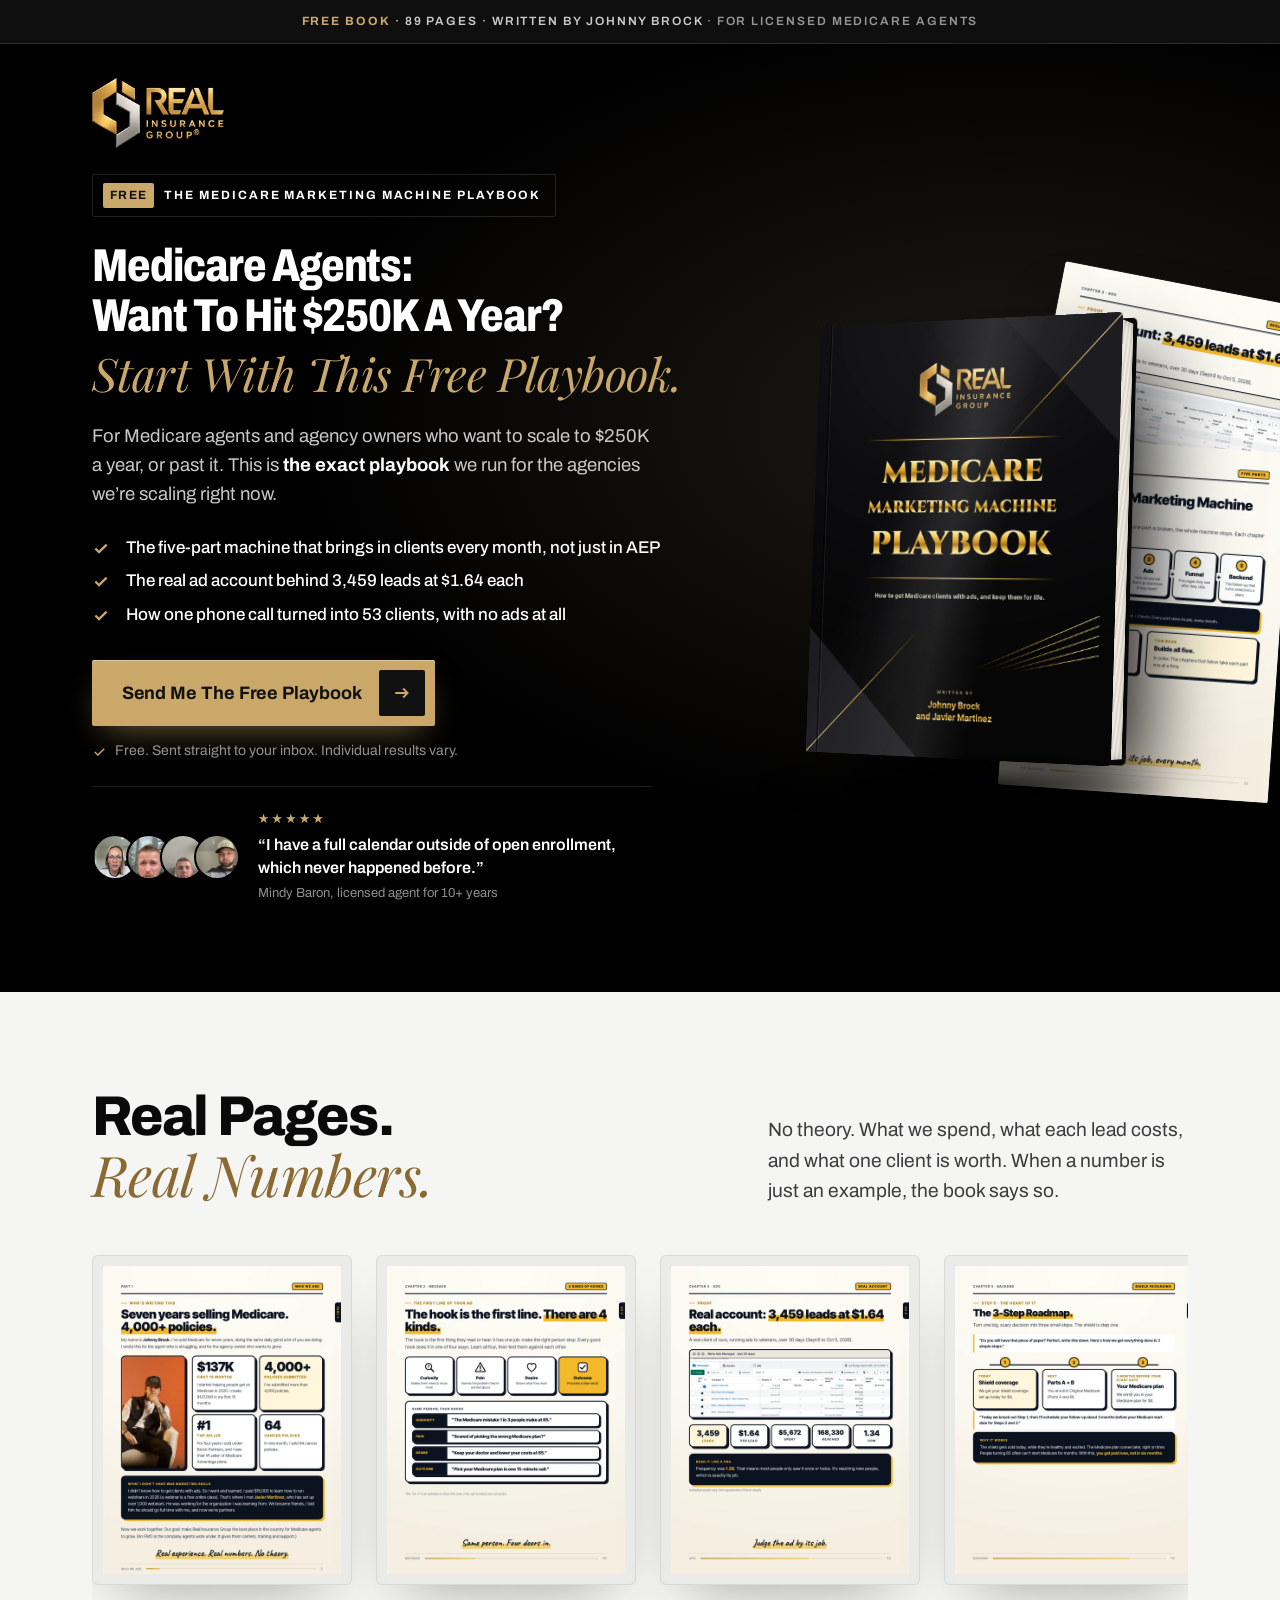
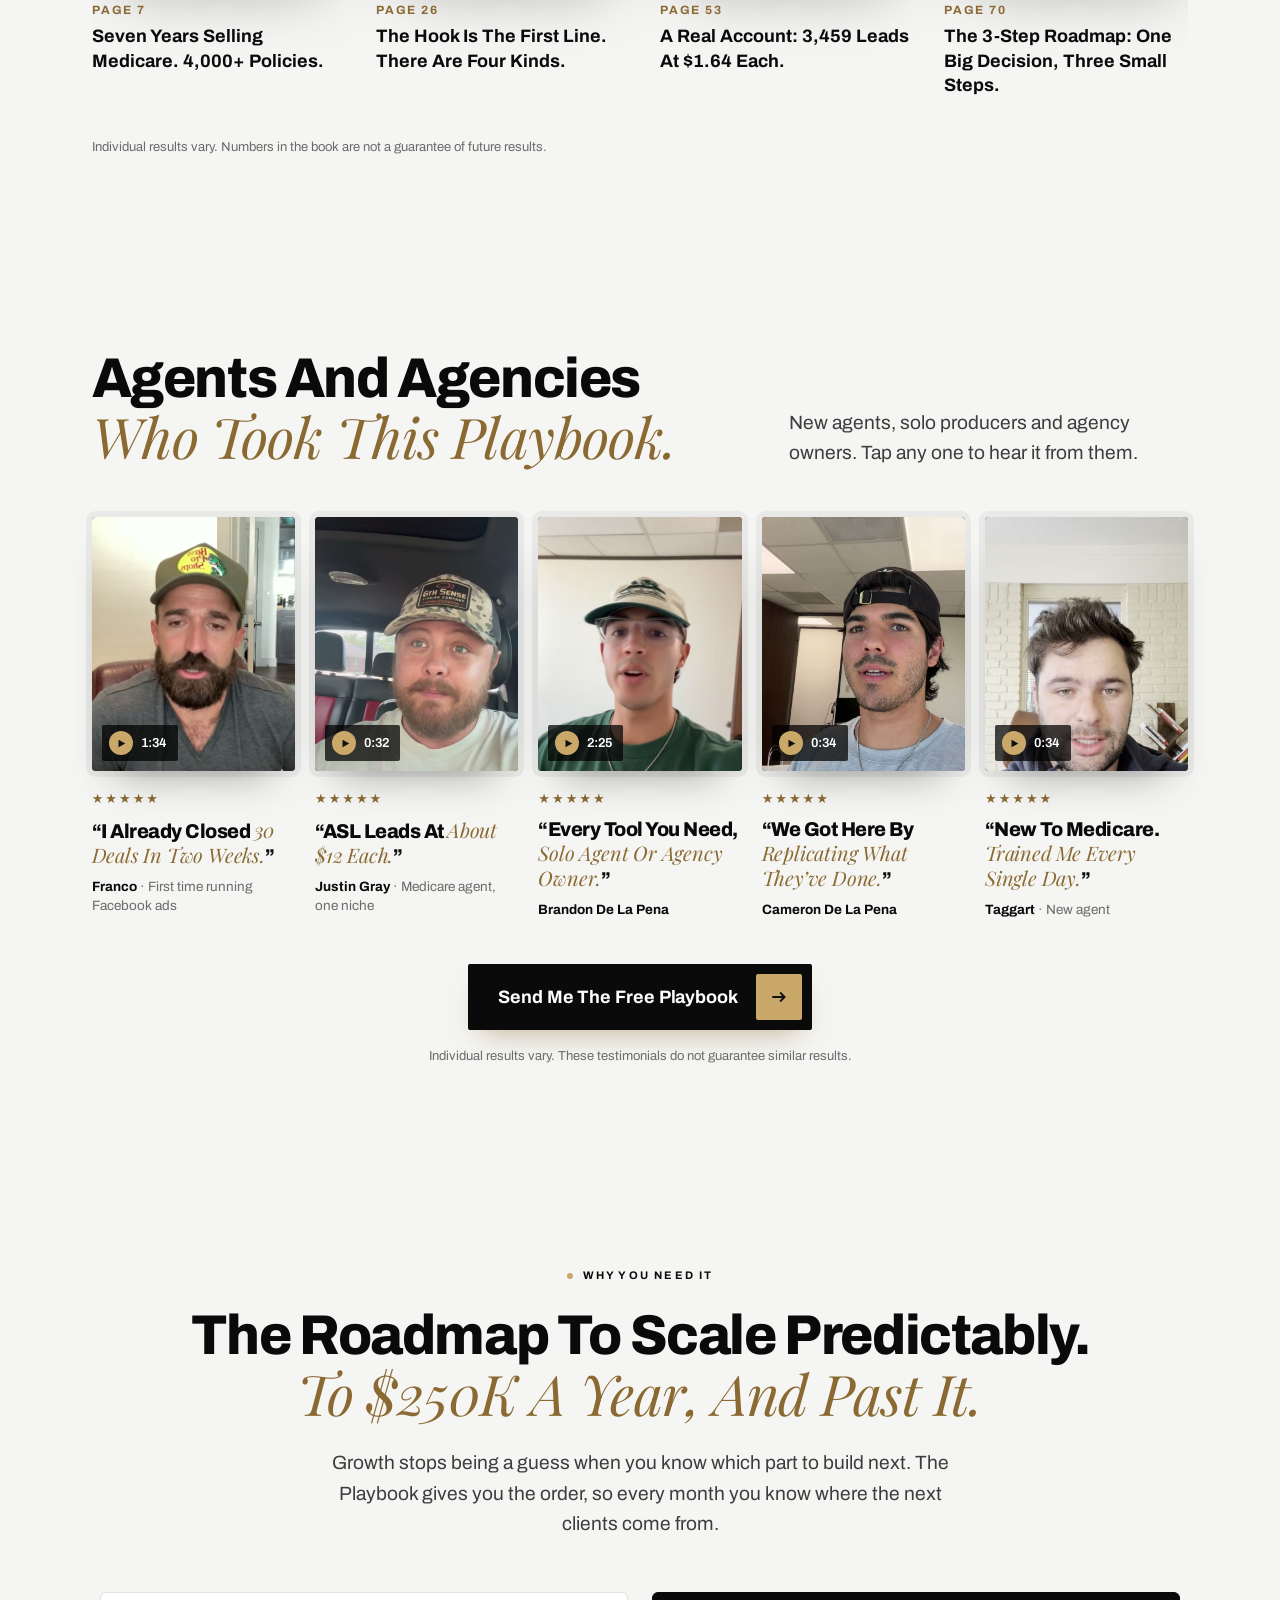
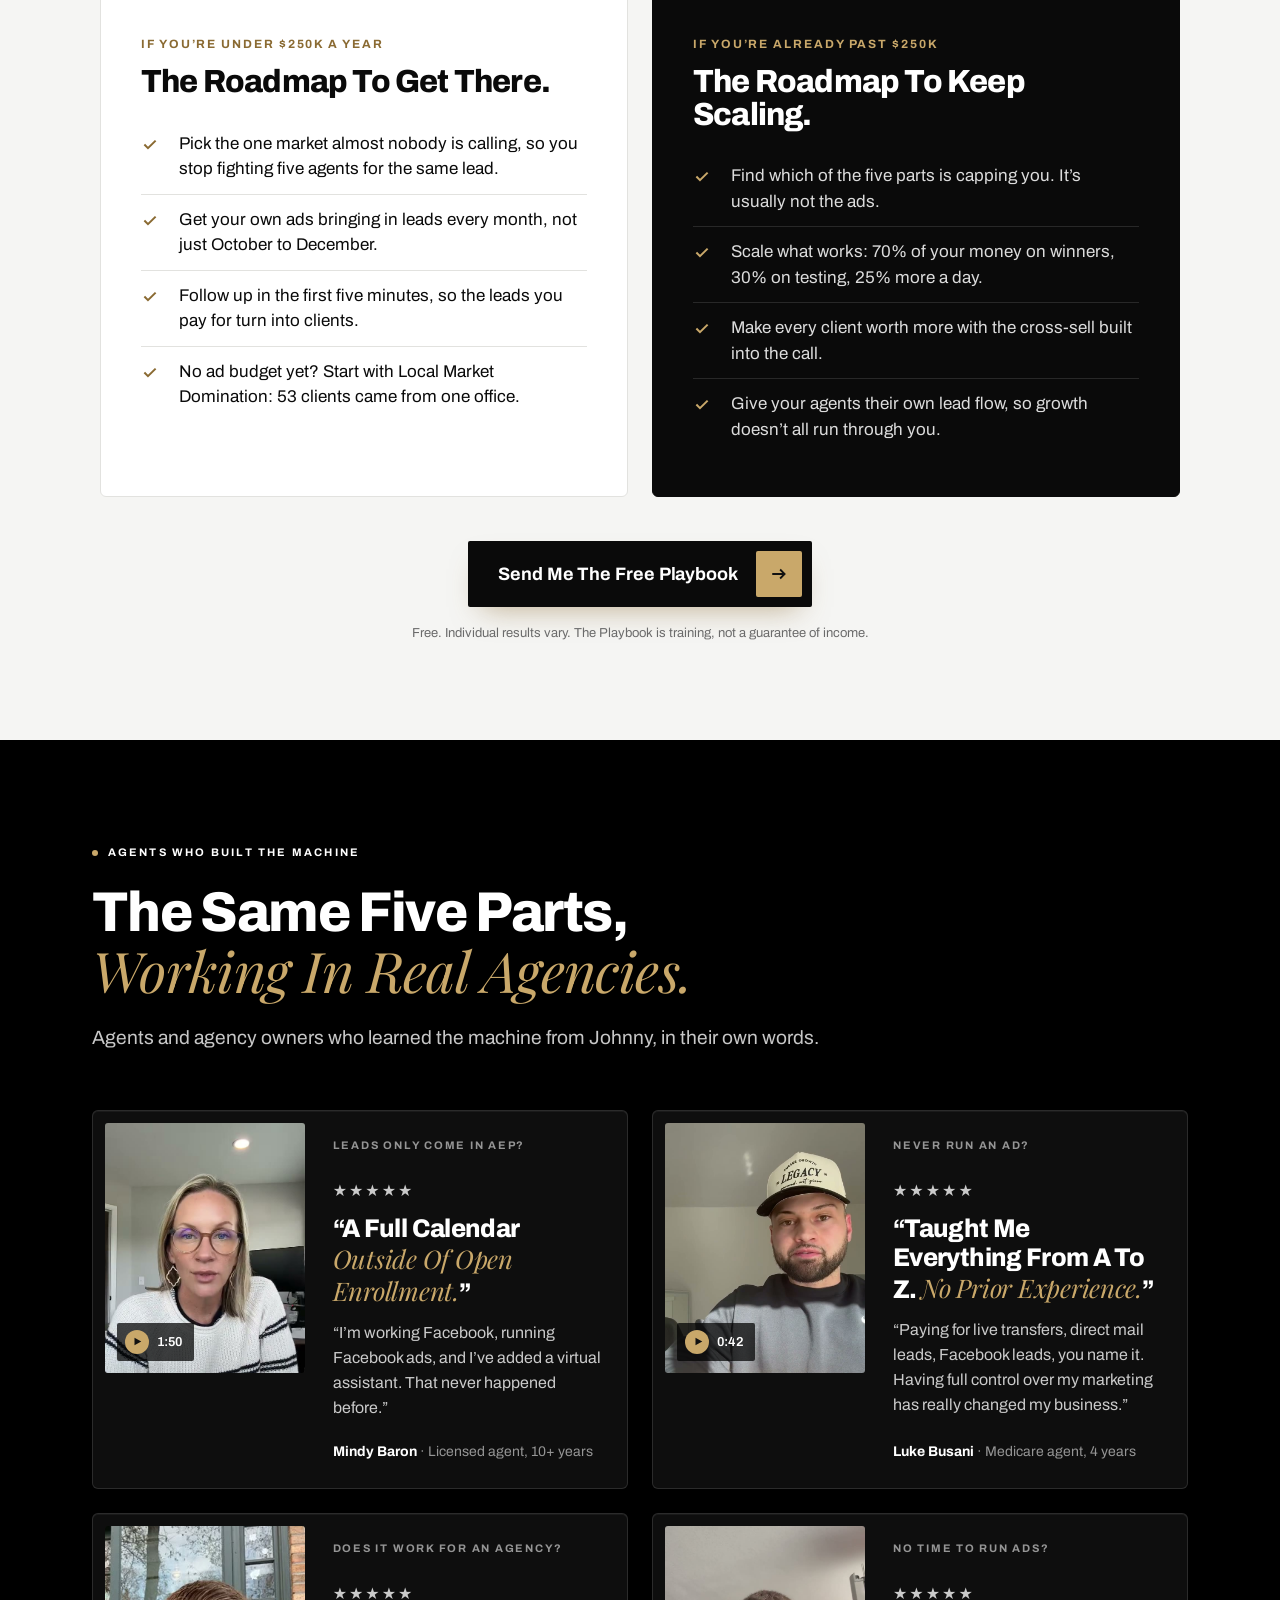
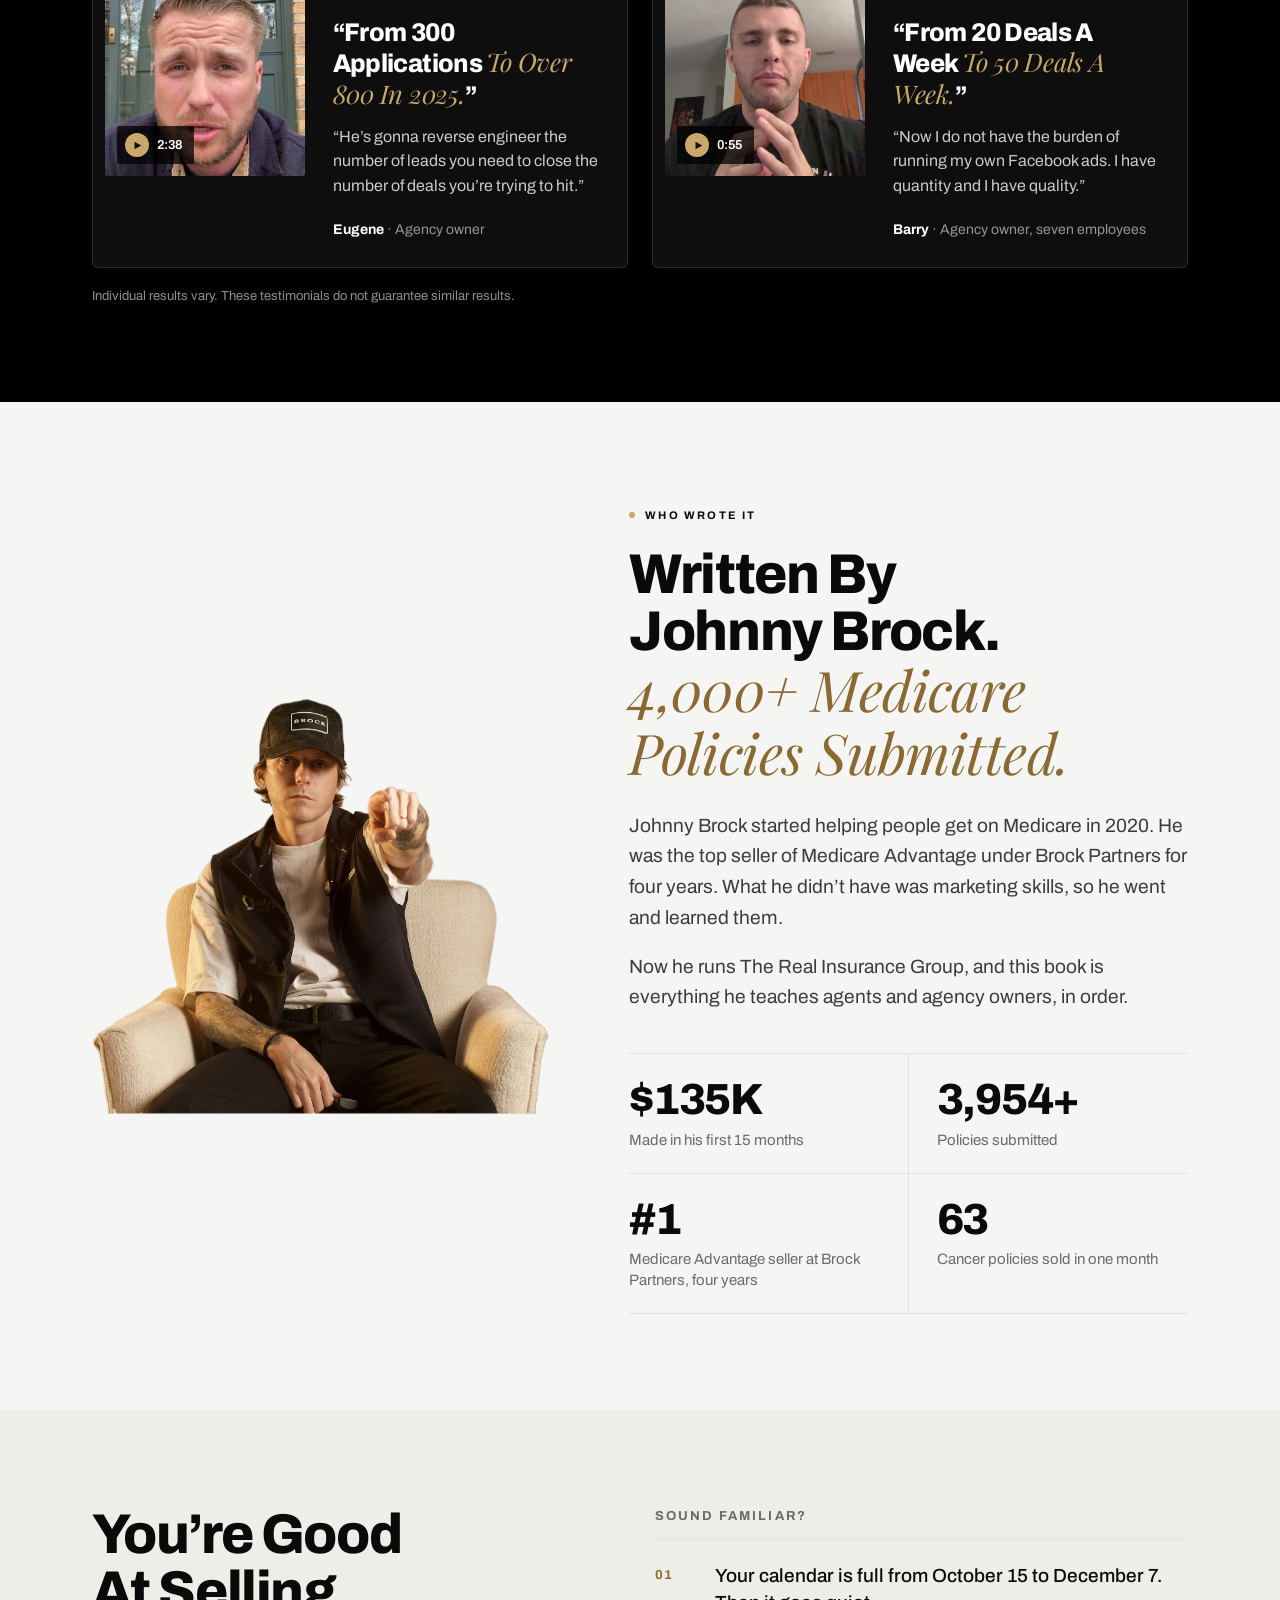
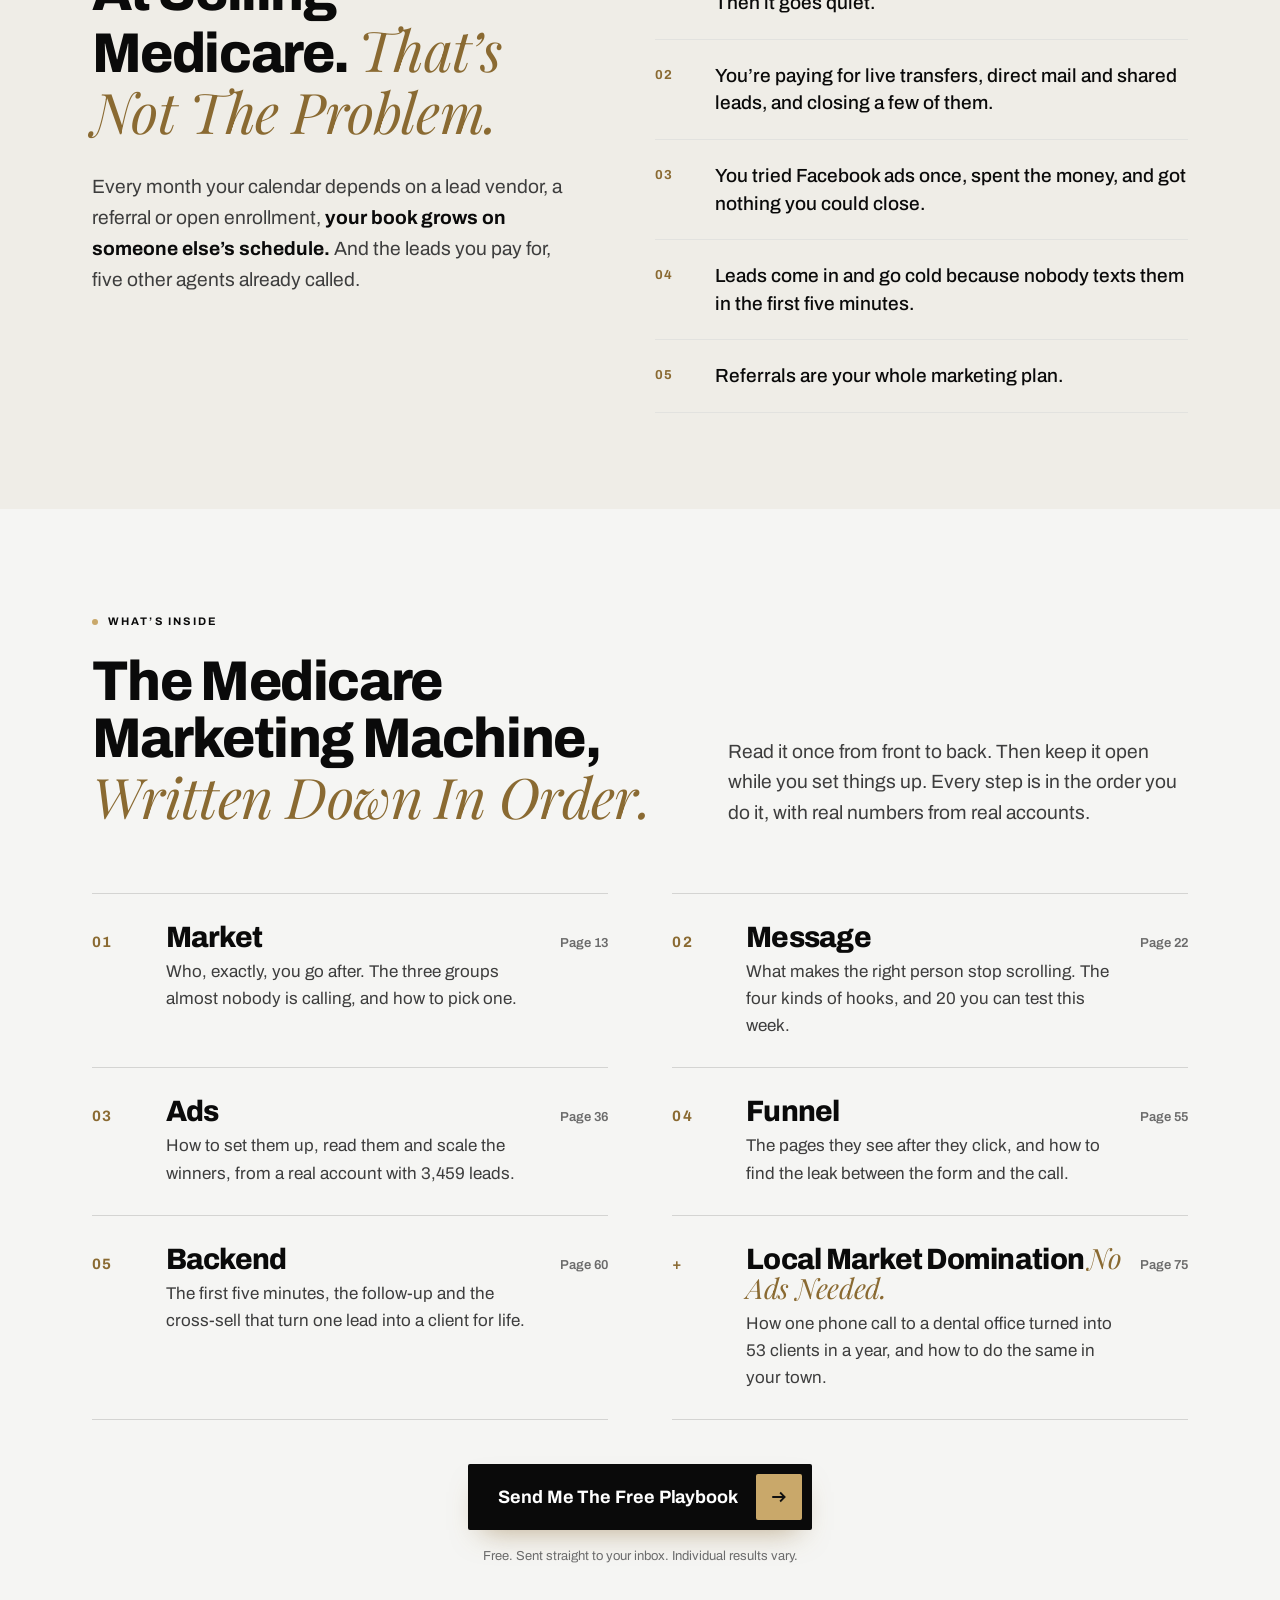
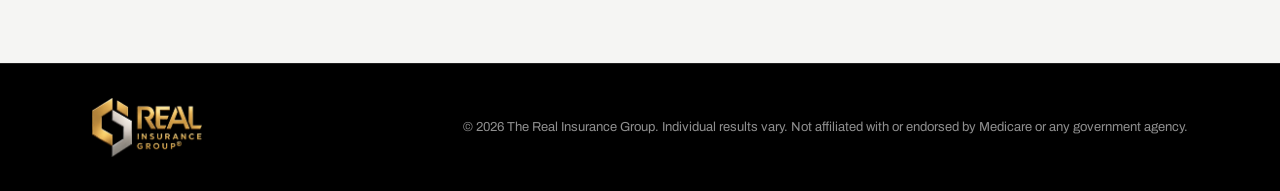
<file: index.html>
<!doctype html>
<html lang="en">
<head>
<meta charset="utf-8">
<meta name="viewport" content="width=device-width, initial-scale=1">
<title>Free Playbook For Medicare Agents Who Want $250K A Year | The Real Insurance Group</title>
<meta name="description" content="The free 89-page playbook from Johnny Brock: how Medicare agents get clients from ads every month, not just in AEP, and keep them for life.">
<meta property="og:title" content="Free Book For Medicare Agents: The Medicare Marketing Machine Playbook">
<meta property="og:description" content="How Medicare agents get clients from ads every month, not just in AEP, and keep them for life. 89 pages, free.">
<meta property="og:image" content="assets/playbook-cover.webp">
<link rel="icon" href="assets/favicon.png">
<link rel="preconnect" href="https://fonts.googleapis.com"><link rel="preconnect" href="https://fonts.gstatic.com" crossorigin>
<link href="https://fonts.googleapis.com/css2?family=Archivo:wdth,wght@62..125,400..800&family=Playfair+Display:ital,wght@1,400;1,500&display=swap" rel="stylesheet">
<script async src="https://javmartz04-ship-it.github.io/brandridge-tracker/t.js" data-client="johnny" data-name="Johnny" data-funnel="Playbook Opt-In"></script>
<script async src="https://javmartz04-ship-it.github.io/rig-playbook-optin/ghl/meta.js" data-funnel="playbook"></script>
<style>
:root{
  --black:#000;--soft:#0b0b0b;--card:#141414;--line-d:rgba(255,255,255,.12);
  --white:#fff;--paper:#f5f5f3;--ivory:#efede7;--ink:#0a0a0a;--body:#3d3d3d;--muted:#6b6b6b;--line:#e2e2df;
  --on-d:rgba(255,255,255,.78);--on-d-m:rgba(255,255,255,.56);
  --gold:#c9a86a;--gold-ink:#8a6a32;
  --r:2px;--ease:cubic-bezier(.32,.72,0,1);--spring:cubic-bezier(.34,1.3,.64,1);
  --disp:'Archivo',system-ui,sans-serif;--serif:'Playfair Display',Georgia,serif;
  --pad:clamp(20px,5.6vw,88px);--max:1240px;
}
*{box-sizing:border-box;margin:0;padding:0}
html{-webkit-text-size-adjust:100%;scroll-behavior:smooth}
body{font-family:var(--disp);font-size:18px;line-height:1.6;color:var(--body);background:var(--paper);-webkit-font-smoothing:antialiased;overflow-x:hidden}
img,video{display:block;max-width:100%;height:auto}
html,body{overflow-x:clip}
button{font:inherit;cursor:pointer;border:0;background:none;color:inherit}
.wrap{max-width:var(--max);margin:0 auto;padding:0 var(--pad)}
h1,h2,h3{font-family:var(--disp);color:var(--ink);font-weight:800;font-stretch:96%;letter-spacing:-.025em;line-height:1.02}
h2{font-size:clamp(34px,4.4vw,56px);text-wrap:balance}
.e{font-family:var(--serif);font-style:italic;font-weight:400;letter-spacing:-.01em;color:var(--gold-ink)}
.dark .e{color:var(--gold)}
.dark{background:var(--black);color:var(--on-d)}
.dark h1,.dark h2,.dark h3{color:var(--white)}
.label{display:inline-flex;align-items:center;gap:10px;font-size:11px;font-weight:700;letter-spacing:.2em;text-transform:uppercase;color:var(--ink);margin-bottom:22px}
.label::before{content:'';width:6px;height:6px;border-radius:50%;background:var(--gold)}
.dark .label{color:var(--white)}
.lead{font-size:clamp(18px,1.5vw,20px);line-height:1.6;color:var(--body)}
.dark .lead{color:var(--on-d)}

/* Button-in-button CTA */
.btn{display:inline-flex;align-items:center;gap:18px;padding:10px 10px 10px 30px;min-height:66px;background:var(--gold);color:#111;font-family:var(--disp);font-weight:700;font-size:18px;letter-spacing:-.005em;border-radius:var(--r);text-decoration:none;box-shadow:0 14px 34px -12px rgba(201,168,106,.55),inset 0 1px 0 rgba(255,255,255,.35);transition:transform .5s var(--ease),box-shadow .5s var(--ease),background .3s}
.btn i{display:grid;place-items:center;width:46px;height:46px;background:#111;color:var(--gold);border-radius:var(--r);transition:transform .5s var(--spring)}
.btn i svg{width:18px;height:18px}
.btn:hover{transform:translateY(-2px);box-shadow:0 20px 40px -14px rgba(201,168,106,.7),inset 0 1px 0 rgba(255,255,255,.35)}
.btn:hover i{transform:translateX(3px)}
.btn:active{transform:translateY(0) scale(.99)}
.btn:focus-visible{outline:2px solid var(--white);outline-offset:3px}
.paper .btn,.ivory .btn{background:var(--ink);color:var(--white);box-shadow:0 14px 30px -14px rgba(138,106,50,.55)}
.paper .btn i,.ivory .btn i{background:var(--gold);color:#111}
.micro{font-size:14px;color:var(--muted);margin-top:14px;display:flex;align-items:center;gap:8px}
.dark .micro{color:var(--on-d-m)}
.micro svg{width:15px;height:15px;flex:none;color:var(--gold)}

/* ---------- HERO ---------- */
.bar{background:#0f0f0f;border-bottom:1px solid var(--line-d);color:var(--on-d);font-size:12px;font-weight:600;letter-spacing:.16em;text-transform:uppercase;text-align:center;padding:12px 16px}
.bar b{color:var(--gold);font-weight:700}
.bar span{color:var(--on-d-m)}
.hero{position:relative;overflow:hidden;padding:34px 0 88px;background:radial-gradient(1200px 700px at 78% 40%,#1d1a14 0%,rgba(0,0,0,0) 60%),var(--black)}
.hero .wrap{position:relative}
.logo{display:block;width:132px;height:auto;margin-bottom:26px}
.h-grid{display:grid;grid-template-columns:minmax(0,1.28fr) minmax(0,.72fr);gap:24px;align-items:center}
.tag{display:inline-flex;align-items:center;gap:10px;padding:8px 14px 8px 10px;border:1px solid var(--line-d);border-radius:var(--r);font-size:12px;font-weight:700;letter-spacing:.16em;text-transform:uppercase;color:var(--white);margin-bottom:26px}
.tag em{font-style:normal;background:var(--gold);color:#111;padding:3px 7px;border-radius:var(--r);letter-spacing:.12em}
.hero h1{font-size:clamp(40px,3.6vw,52px);font-stretch:80%;color:var(--white);letter-spacing:-.022em;line-height:1}
.hero h1 .call{display:block;color:var(--white)}
.hero h1 .e{display:block;font-size:1em;line-height:1.08;margin-top:6px;color:var(--gold);text-wrap:balance}
.hero .sub{margin:20px 0 22px;max-width:560px;font-size:clamp(18px,1.45vw,21px);line-height:1.55;color:var(--on-d)}
.hero .sub b{color:var(--white);font-weight:700}
.why{list-style:none;max-width:600px;margin:0 0 28px}
.why li{display:grid;grid-template-columns:22px 1fr;gap:12px;align-items:start;padding:5px 0;font-size:17px;line-height:1.4;color:var(--white);font-weight:500}
.why li svg{width:18px;height:18px;margin-top:3px;color:var(--gold)}
.proof{display:flex;align-items:center;gap:18px;margin-top:24px;padding-top:22px;border-top:1px solid var(--line-d);max-width:560px}
.faces{display:flex;flex:none}
.faces img{width:46px;height:46px;border-radius:50%;object-fit:cover;object-position:50% 22%;border:2px solid var(--black);margin-left:-12px;background:#222}
.faces img:first-child{margin-left:0}
.proof q{display:block;quotes:none;color:var(--white);font-size:16px;font-weight:600;line-height:1.4}
.proof small{display:block;margin-top:4px;font-size:13px;color:var(--on-d-m)}
.stars{color:var(--gold);letter-spacing:2px;font-size:13px;margin-bottom:4px}

/* The book */
.stage{position:relative;height:600px;display:grid;place-items:center;perspective:2200px}
.sheet{position:absolute;width:270px;aspect-ratio:1100/1424;background:#fff;border-radius:var(--r);box-shadow:0 30px 60px -20px rgba(0,0,0,.8),0 0 0 1px rgba(255,255,255,.06);overflow:hidden;opacity:0;transition:opacity 1.2s var(--ease),transform 1.4s var(--ease)}
.sheet img{width:100%;height:100%;object-fit:cover}
.sheet.s1{transform:translate(150px,-60px) rotate(9deg)}
.sheet.s2{transform:translate(120px,90px) rotate(3deg)}
.on .sheet.s1{opacity:1;transform:translate(170px,-80px) rotate(11deg)}
.on .sheet.s2{opacity:1;transform:translate(150px,80px) rotate(4deg)}
.book{position:relative;width:340px;aspect-ratio:1000/1294;transform-style:preserve-3d;transform:rotateY(-26deg) rotateX(4deg) translateX(-30px);transition:transform 1.6s var(--ease)}
.book:hover{transform:rotateY(-14deg) rotateX(3deg) translateX(-30px)}
.cover{position:absolute;inset:0;border-radius:2px 5px 5px 2px;overflow:hidden;transform:translateZ(18px);box-shadow:inset 6px 0 10px -4px rgba(255,255,255,.18),inset 1px 0 0 rgba(255,255,255,.12)}
.cover img{width:100%;height:100%;object-fit:cover}
.cover::after{content:'';position:absolute;inset:0;background:linear-gradient(100deg,rgba(255,255,255,0) 30%,rgba(255,255,255,.09) 48%,rgba(255,255,255,0) 62%);pointer-events:none}
.cover::before{content:'';position:absolute;left:12px;top:0;bottom:0;width:2px;background:rgba(0,0,0,.45);box-shadow:1px 0 0 rgba(255,255,255,.08);z-index:1}
.pages{position:absolute;top:6px;bottom:6px;left:100%;width:34px;transform-origin:left center;transform:translateX(-4px) translateZ(16px) rotateY(90deg);background:repeating-linear-gradient(90deg,#f3f0e8 0 1px,#d9d4c7 1px 2px);box-shadow:inset 0 0 12px rgba(0,0,0,.25)}
.back{position:absolute;inset:0;border-radius:2px 5px 5px 2px;background:#070707;transform:translateZ(-18px);box-shadow:30px 40px 80px -10px rgba(0,0,0,.9)}
.floor{position:absolute;left:50%;bottom:28px;width:420px;height:46px;transform:translateX(-56%);background:radial-gradient(closest-side,rgba(0,0,0,.95),rgba(0,0,0,0));filter:blur(6px)}
.pg-ct{position:absolute;right:6px;bottom:40px;font-size:12px;font-weight:700;letter-spacing:.16em;text-transform:uppercase;color:var(--on-d-m);display:flex;align-items:center;gap:10px}
.pg-ct::before{content:'';width:28px;height:1px;background:var(--gold)}

/* reveals */
.js .rv{opacity:0;transform:translateY(14px);transition:opacity .6s var(--ease),transform .6s var(--ease)}
.js .rv.shown{opacity:1;transform:none}
.ln{display:block;overflow:hidden;padding-bottom:.08em}
.ln>span{display:block;white-space:nowrap;transform:translateY(105%);transition:transform 1.1s var(--ease)}
.on .ln>span{transform:none}
.on .ln:nth-child(2)>span{transition-delay:.12s}
.on .ln:nth-child(3)>span{transition-delay:.24s}

/* ---------- PROBLEM ---------- */
.sec{padding:96px 0}
.prob .p-grid{display:grid;grid-template-columns:minmax(0,.95fr) minmax(0,1.05fr);gap:80px;align-items:start}
.prob h2{max-width:520px}
.prob .agit{margin-top:28px;max-width:470px}
.prob .agit b{color:var(--ink)}
.symp{list-style:none;border-top:1px solid var(--line)}
.symp li{display:grid;grid-template-columns:48px 1fr;gap:12px;padding:22px 0;border-bottom:1px solid var(--line);font-size:19px;color:var(--ink);font-weight:500;line-height:1.45}
.symp li span{font-size:13px;font-weight:700;letter-spacing:.12em;color:var(--gold-ink);padding-top:4px}
.symp-h{font-size:13px;font-weight:700;letter-spacing:.16em;text-transform:uppercase;color:var(--muted);margin-bottom:12px}

/* ---------- REFRAME ---------- */
.reframe{padding:104px 0;text-align:center;background:var(--black)}
.reframe h2{font-size:clamp(38px,5.4vw,76px);max-width:1000px;margin:0 auto}
.reframe h2 .e{display:block}
.reframe p{max-width:640px;margin:30px auto 0;font-size:20px;color:var(--on-d)}
.eq{display:flex;flex-wrap:wrap;justify-content:center;align-items:center;gap:10px 14px;margin:56px auto 0;max-width:1000px}
.eq span{padding:14px 20px;border:1px solid var(--line-d);border-radius:var(--r);color:var(--white);font-weight:700;font-size:17px}
.eq span small{display:block;font-size:11px;letter-spacing:.16em;color:var(--gold);font-weight:700;margin-bottom:2px}
.eq i{font-style:normal;color:var(--on-d-m);font-size:20px}
.eq .res{background:var(--gold);color:#111;border-color:var(--gold)}

/* ---------- MECHANISM ---------- */
.mech{background:var(--paper)}
.prob{background:var(--ivory)}
.m-top{display:grid;grid-template-columns:minmax(0,1fr) minmax(0,.8fr);gap:60px;align-items:end;margin-bottom:64px}
.m-grid{display:block}
.parts{list-style:none;display:grid;grid-template-columns:repeat(2,minmax(0,1fr));column-gap:64px}
.parts li{display:grid;grid-template-columns:56px 1fr auto;gap:18px;align-items:baseline;padding:28px 0;border-top:1px solid rgba(10,10,10,.14)}
.parts li:nth-last-child(-n+2){border-bottom:1px solid rgba(10,10,10,.14)}
.parts .n{font-size:15px;font-weight:700;letter-spacing:.1em;color:var(--gold-ink)}
.parts h3{font-size:clamp(24px,2.3vw,30px);margin-bottom:6px}
.parts p{font-size:17px;color:var(--body);max-width:560px}
.parts .pg{font-size:13px;font-weight:600;color:var(--muted);white-space:nowrap}
.parts li.bonus h3 .e{font-size:.95em}
.shell{padding:10px;background:rgba(10,10,10,.05);border:1px solid rgba(10,10,10,.08);border-radius:6px;box-shadow:0 30px 60px -30px rgba(0,0,0,.35)}
.shell .core{border-radius:3px;overflow:hidden;background:#fff;box-shadow:inset 0 1px 0 rgba(255,255,255,.9)}
.m-art{position:sticky;top:40px}
.m-art figcaption{font-size:14px;color:var(--muted);margin-top:14px}

/* ---------- INSIDE ---------- */
.inside{background:var(--paper)}
.in-h{display:flex;justify-content:space-between;align-items:end;gap:40px;margin-bottom:48px}
.in-h p{max-width:420px}
.rail{display:grid;grid-auto-flow:column;grid-auto-columns:minmax(260px,1fr);gap:24px;overflow-x:auto;scroll-snap-type:x mandatory;padding-bottom:22px;scrollbar-width:thin}
.rail figure{scroll-snap-align:start}
.rail .shell{background:rgba(10,10,10,.04)}
.rail figcaption{margin-top:16px}
.rail figcaption small{display:block;font-size:12px;font-weight:700;letter-spacing:.16em;text-transform:uppercase;color:var(--gold-ink);margin-bottom:4px}
.rail figcaption b{display:block;color:var(--ink);font-size:18px;line-height:1.35}
.fine{font-size:13px;color:var(--muted);margin-top:18px}
.dark .fine{color:var(--on-d-m)}

/* ---------- PROOF ---------- */
.proofs{background:var(--black)}
.pr-h{max-width:820px;margin-bottom:56px}
.pr-h .lead{margin-top:20px}
.t-grid{display:grid;grid-template-columns:repeat(2,minmax(0,1fr));gap:24px}
.t{display:grid;grid-template-columns:200px 1fr;gap:28px;padding:12px;background:#0e0e0e;border:1px solid var(--line-d);border-radius:6px;box-shadow:inset 0 1px 0 rgba(255,255,255,.05)}
.t .v{position:relative;aspect-ratio:4/5;border-radius:3px;overflow:hidden;background:#1a1a1a}
.t .v img{width:100%;height:100%;object-fit:cover;object-position:50% 25%;transition:transform 1s var(--ease)}
.t .v:hover img{transform:scale(1.04)}
.t .pl{position:absolute;left:12px;bottom:12px;display:flex;align-items:center;gap:8px;padding:7px 12px 7px 8px;background:rgba(0,0,0,.72);border-radius:var(--r);color:#fff;font-size:13px;font-weight:600}
.t .pl i{display:grid;place-items:center;width:24px;height:24px;background:var(--gold);color:#111;border-radius:50%}
.t .pl svg{width:9px;height:9px;margin-left:2px}
.t-c{padding:14px 14px 14px 0;display:flex;flex-direction:column}
.t-c .stars{margin-bottom:12px}
.t-c h3{font-size:clamp(22px,2vw,27px);line-height:1.12;color:var(--white)}
.t-c h3 .e{color:var(--gold)}
.t-c p{margin-top:14px;font-size:16px;color:var(--on-d);line-height:1.55}
.t-c .by{margin-top:auto;padding-top:20px;font-size:14px;color:var(--on-d-m)}
.t-c .by b{color:var(--white);font-weight:700}
.obj{display:block;font-size:11px;font-weight:700;letter-spacing:.16em;text-transform:uppercase;color:var(--on-d-m);margin-bottom:10px}

.road .rd-h{max-width:900px;margin:0 auto 52px;text-align:center}
.road .rd-h .label{justify-content:center}
.road .rd-h .lead{max-width:640px;margin:22px auto 0}
.q-k{font-size:12px;font-weight:700;letter-spacing:.16em;text-transform:uppercase;color:var(--gold-ink);margin-bottom:12px}
.road .q h3{font-size:clamp(26px,2.5vw,34px);margin-bottom:20px}
.q.q-d{background:var(--ink);border-color:var(--ink)}
.q.q-d h3{color:#fff}
.q.q-d .q-k{color:var(--gold)}
.q.q-d li{color:rgba(255,255,255,.86);border-top-color:rgba(255,255,255,.12)}
.q.q-d li svg{color:var(--gold)}
.rd-cta{margin-top:44px;display:flex;flex-direction:column;align-items:center;text-align:center}
.rd-cta .fine{margin-top:16px}
.more .in-h{align-items:end}
.m-rail{display:grid;grid-template-columns:repeat(5,minmax(0,1fr));gap:20px}
.m .v{position:relative;display:block;width:100%;aspect-ratio:4/5;border-radius:4px;overflow:hidden;background:#1a1a1a;box-shadow:0 0 0 6px rgba(10,10,10,.05),0 24px 40px -24px rgba(0,0,0,.4)}
.m .v img{width:100%;height:100%;object-fit:cover;object-position:50% 25%;transition:transform 1s var(--ease)}
.m .v:hover img{transform:scale(1.04)}
.m .pl{position:absolute;left:10px;bottom:10px;display:flex;align-items:center;gap:8px;padding:6px 11px 6px 7px;background:rgba(0,0,0,.72);border-radius:var(--r);color:#fff;font-size:13px;font-weight:600}
.m .pl i{display:grid;place-items:center;width:24px;height:24px;background:var(--gold);color:#111;border-radius:50%}
.m .pl svg{width:9px;height:9px;margin-left:2px}
.m .stars{margin:18px 0 8px;color:var(--gold-ink)}
.m h3{font-size:20px;line-height:1.15}
.m .by{margin-top:10px;font-size:13.5px;color:var(--muted);line-height:1.4}
.m .by b{color:var(--ink)}
/* ---------- AUTHORS ---------- */
.auth .a-grid{display:grid;grid-template-columns:minmax(0,.9fr) minmax(0,1.1fr);gap:80px;align-items:center}
.a-photos{position:relative}
.a-photos .j{width:100%;height:auto}
.a-photos .jv{position:absolute;right:-24px;bottom:-28px;width:34%;padding:8px;background:var(--paper);border-radius:4px;box-shadow:0 24px 50px -20px rgba(0,0,0,.45)}
.a-photos .jv img{border-radius:2px;aspect-ratio:1/1;object-fit:cover;width:100%}
.a-photos .jv span{display:block;font-size:13px;font-weight:700;color:var(--ink);padding:10px 4px 2px}
.a-photos .jv small{display:block;font-size:12px;color:var(--muted);padding:0 4px 4px}
.stats{display:grid;grid-template-columns:repeat(2,minmax(0,1fr));gap:0;margin-top:40px;border-top:1px solid var(--line)}
.stats div{padding:24px 0 22px;border-bottom:1px solid var(--line)}
.stats div:nth-child(odd){padding-right:24px;border-right:1px solid var(--line)}
.stats div:nth-child(even){padding-left:28px}
.stats b{display:block;font-size:clamp(34px,3.4vw,46px);font-weight:800;color:var(--ink);letter-spacing:-.03em;line-height:1;font-variant-numeric:tabular-nums}
.stats span{display:block;margin-top:8px;font-size:15px;color:var(--muted);line-height:1.4}
.auth .lead+.lead{margin-top:18px}
.auth h2{margin-bottom:26px}

/* ---------- QUALIFY ---------- */
.qual{background:var(--ivory)}
.qual h2{text-align:center;max-width:860px;margin:0 auto 56px}
.q-grid{display:grid;grid-template-columns:repeat(2,minmax(0,1fr));gap:24px;max-width:1080px;margin:0 auto}
.q{padding:42px 40px;border-radius:6px;background:#fff;border:1px solid var(--line)}
.q.no{background:transparent;border:1px solid rgba(10,10,10,.14)}
.q h3{font-size:24px;margin-bottom:22px}
.q ul{list-style:none}
.q li{display:grid;grid-template-columns:26px 1fr;gap:12px;padding:12px 0;font-size:17px;color:var(--ink);line-height:1.5;border-top:1px solid var(--line)}
.q li:first-child{border-top:0}
.q li svg{width:18px;height:18px;margin-top:4px;color:var(--gold-ink)}
.q.no li{color:var(--body)}
.q.no li svg{color:var(--muted)}

/* ---------- FAQ ---------- */
.faq .f-grid{display:grid;grid-template-columns:minmax(0,.7fr) minmax(0,1.3fr);gap:80px}
.faq details{border-top:1px solid var(--line)}
.faq details:last-child{border-bottom:1px solid var(--line)}
.faq summary{list-style:none;display:flex;justify-content:space-between;gap:24px;align-items:center;padding:26px 0;font-size:20px;font-weight:700;color:var(--ink);cursor:pointer}
.faq summary::-webkit-details-marker{display:none}
.faq summary i{flex:none;width:30px;height:30px;border:1px solid var(--line);border-radius:50%;display:grid;place-items:center;transition:transform .5s var(--ease)}
.faq summary i svg{width:12px;height:12px}
.faq details[open] summary i{transform:rotate(45deg)}
.faq details p{padding:0 60px 26px 0;font-size:17px;color:var(--body)}

/* ---------- CLOSE ---------- */
.close{padding:104px 0 96px;background:radial-gradient(900px 500px at 50% 110%,#1d1a14 0%,rgba(0,0,0,0) 70%),var(--black);text-align:center}
.close .mini{width:200px;margin:0 auto 46px;perspective:1600px}
.close .mini .book{width:200px;transform:rotateY(-20deg) rotateX(3deg)}
.close .mini .pages{width:20px}
.close h2{max-width:980px;margin:0 auto}
.close h2 .e{display:block}
.close .lead{max-width:600px;margin:24px auto 36px}
.close .micro{justify-content:center}
footer{background:var(--black);border-top:1px solid var(--line-d);padding:34px 0;color:var(--on-d-m);font-size:13px}
footer .wrap{display:flex;justify-content:space-between;gap:24px;flex-wrap:wrap;align-items:center}
footer img{width:110px;height:auto}

/* ---------- OPT-IN POP-UP ---------- */
.op{position:fixed;inset:0;z-index:50;display:grid;place-items:center;padding:20px;visibility:hidden}
.op.open{visibility:visible}
.op .scrim{position:absolute;inset:0;background:rgba(0,0,0,.72);backdrop-filter:blur(6px);-webkit-backdrop-filter:blur(6px);opacity:0;transition:opacity .45s var(--ease)}
.op.open .scrim{opacity:1}
.op-card{position:relative;width:min(880px,100%);max-height:calc(100dvh - 40px);overflow:auto;display:grid;grid-template-columns:300px 1fr;background:#fff;border-radius:6px;box-shadow:0 40px 100px -30px rgba(0,0,0,.8);transform:translateY(24px) scale(.98);opacity:0;transition:transform .6s var(--ease),opacity .45s var(--ease)}
.op.open .op-card{transform:none;opacity:1}
.op-art{background:radial-gradient(400px 300px at 50% 60%,#1d1a14,#000);display:grid;place-items:center;padding:40px 30px;perspective:1400px}
.op-art .book{width:190px;transform:rotateY(-22deg) rotateX(3deg)}
.op-art .pages{width:18px}
.op-f{padding:44px 44px 36px}
.op-f .k{font-size:12px;font-weight:700;letter-spacing:.16em;text-transform:uppercase;color:var(--gold-ink);margin-bottom:12px}
.op-f h2{font-size:clamp(28px,3vw,36px);margin-bottom:10px}
.op-f .help{font-size:16px;color:var(--muted);margin-bottom:24px}
.fld{margin-bottom:14px}
.fld label{display:block;font-size:14px;font-weight:700;color:var(--ink);margin-bottom:6px}
.fi{width:100%;height:58px;padding:0 16px;font:inherit;font-size:17px;color:var(--ink);background:var(--paper);border:1px solid var(--line);border-radius:var(--r);transition:border-color .2s,box-shadow .2s}
.fi:focus{outline:0;border-color:var(--ink);box-shadow:0 0 0 3px rgba(201,168,106,.35);background:#fff}
.fi.bad{border-color:#b3261e}
.err{font-size:13px;color:#b3261e;margin-top:6px}
.op-f .btn{width:100%;justify-content:space-between;text-align:left;margin-top:10px;background:var(--ink);color:#fff}
.op-f .btn i{background:var(--gold);color:#111}
.op-f .btn:disabled{opacity:.7;cursor:progress}
.consent{font-size:12px;line-height:1.5;color:var(--muted);margin-top:14px}
.op-x{position:absolute;top:14px;right:14px;width:40px;height:40px;border-radius:50%;display:grid;place-items:center;color:var(--ink);background:var(--paper);z-index:2}
.op-x svg{width:14px;height:14px}
.done{text-align:left}
.done .ic{width:54px;height:54px;border-radius:50%;background:var(--gold);display:grid;place-items:center;margin-bottom:22px}
.done .ic svg{width:22px;height:22px;color:#111}

/* video modal */
.vm{position:fixed;inset:0;z-index:60;background:rgba(0,0,0,.92);display:grid;place-items:center;padding:20px}
.vm[hidden]{display:none}
.vm video{max-height:88dvh;max-width:min(520px,100%);border-radius:4px;background:#000}
.vm .op-x{background:#fff}

/* ---------- RESPONSIVE ---------- */
@media (max-width:1100px){
  .stage{height:560px}
  .book{width:320px}
  .sheet{width:250px}
}
@media (max-width:900px){
  .ln>span{white-space:normal}
  body{font-size:17px}
  .hero{padding:26px 0 64px}
  .logo{width:120px;margin:0 auto 30px}
  .h-grid{grid-template-columns:1fr;gap:10px;text-align:center}
  .tag{margin-bottom:18px;font-size:10.5px;letter-spacing:.12em}
  .hero .sub{margin:16px auto 18px}
  .why{margin:0 auto 22px;text-align:left;max-width:340px}
  .why li{font-size:15.5px;padding:4px 0}
  .hero .cta{display:flex;flex-direction:column;align-items:center}
  .micro{justify-content:center;text-align:left}
  .hero .micro{font-size:13px}
  .proof{margin:26px auto 0;text-align:left}
  .stage{height:430px;order:3;margin-top:10px}
  .book{width:240px;transform:rotateY(-22deg) rotateX(3deg) translateX(-24px)}
  .pages{width:24px}
  .sheet{width:190px}
  .on .sheet.s1{transform:translate(100px,-50px) rotate(11deg)}
  .on .sheet.s2{transform:translate(90px,50px) rotate(4deg)}
  .floor{width:280px;bottom:20px}
  .pg-ct{right:50%;transform:translateX(50%);bottom:0}
  .sec{padding:80px 0}
  .prob .p-grid,.m-top,.m-grid,.auth .a-grid,.faq .f-grid{grid-template-columns:1fr;gap:40px}
  .parts{grid-template-columns:1fr}
  .parts li:nth-last-child(2){border-bottom:0}
  .m-top{margin-bottom:36px}
  .in-h{flex-direction:column;align-items:start}
  .t-grid,.q-grid{grid-template-columns:1fr}
  .m-rail{grid-template-columns:none;grid-auto-flow:column;grid-auto-columns:230px;overflow-x:auto;scroll-snap-type:x mandatory;padding:6px 6px 18px;margin:0 -6px}
  .m{scroll-snap-align:start}
  .road .rd-h{text-align:left;margin-bottom:34px}
  .road .rd-h .label{justify-content:flex-start}
  .reframe{padding:84px 0}
  .a-photos{max-width:440px;margin-right:28px}
  .q{padding:32px 26px}
}
@media (max-width:560px){
  .bar{font-size:10.5px;letter-spacing:.12em;padding:10px 12px}
  .bar span{display:none}
  .hero h1{font-size:clamp(32px,9vw,42px)}
  .hero{padding-top:18px}
  .logo{width:104px;margin-bottom:18px}
  .btn{font-size:17px;padding-left:24px;min-height:62px}
  .t{grid-template-columns:1fr;gap:6px}
  .t .v{aspect-ratio:16/12}
  .t-c{padding:14px 8px 10px}
  .parts li{grid-template-columns:44px 1fr;gap:12px}
  .parts .pg{grid-column:2}
  .op-card{grid-template-columns:1fr}
  .op-art{display:none}
  .op-f{padding:34px 22px 26px}
  .op-f .btn{font-size:16px;padding-left:20px;gap:12px}
  .faq summary{font-size:18px}
  .faq details p{padding-right:0}
  .stats div:nth-child(even){padding-left:18px}
  .stats div:nth-child(odd){padding-right:14px}
}
@media (max-width:560px) and (max-height:800px){
  .hero .tag{display:none}
  .hero .sub{font-size:16px;margin:12px auto 12px}
  .why{margin-bottom:16px}
  .why li{font-size:14.5px;padding:2px 0}
  .hero h1{font-size:clamp(30px,8.4vw,38px)}
}
@media (prefers-reduced-motion:reduce){
  *,*::before,*::after{transition:none!important;animation:none!important}
  .rv{opacity:1;transform:none;filter:none}
  .ln>span{transform:none}
  .sheet{opacity:1}
}
</style>
</head>
<body>

<div class="bar"><b>Free Book</b> &middot; 89 Pages &middot; Written By Johnny Brock<span> &middot; For Licensed Medicare Agents</span></div>

<header class="hero dark" id="top">
  <div class="wrap">
    <img class="logo" src="assets/rig-logo-nav.webp" alt="The Real Insurance Group" width="300" height="120">
    <div class="h-grid">
      <div>
        <p class="tag"><em>Free</em>The Medicare Marketing Machine Playbook</p>
        <h1><span class="ln"><span class="call">Medicare Agents:</span></span><span class="ln"><span class="call">Want To Hit $250K A&nbsp;Year?</span></span><span class="ln"><span class="e">Start With This Free Playbook.</span></span></h1>
        <p class="sub">For Medicare agents and agency owners who want to scale to $250K a year, or past it. This is <b>the exact playbook</b> we run for the agencies we&rsquo;re scaling right now.</p>
        <ul class="why">
          <li><svg viewBox="0 0 16 16" fill="none" stroke="currentColor" stroke-width="2"><path d="M3 8.5l3.2 3.2L13 5"/></svg><span>The five-part machine that brings in clients every month, not just in AEP</span></li>
          <li><svg viewBox="0 0 16 16" fill="none" stroke="currentColor" stroke-width="2"><path d="M3 8.5l3.2 3.2L13 5"/></svg><span>The real ad account behind 3,459 leads at $1.64 each</span></li>
          <li><svg viewBox="0 0 16 16" fill="none" stroke="currentColor" stroke-width="2"><path d="M3 8.5l3.2 3.2L13 5"/></svg><span>How one phone call turned into 53 clients, with no ads at all</span></li>
        </ul>
        <div class="cta">
          <a class="btn" href="#optin" data-optin>Send Me The Free Playbook<i><svg viewBox="0 0 16 16" fill="none" stroke="currentColor" stroke-width="1.6"><path d="M2 8h11M9 4l4 4-4 4"/></svg></i></a>
          <p class="micro"><svg viewBox="0 0 16 16" fill="none" stroke="currentColor" stroke-width="1.6"><path d="M3 8.5l3.2 3.2L13 5"/></svg>Free. Sent straight to your inbox. Individual results vary.</p>
        </div>
        <div class="proof">
          <div class="faces" aria-hidden="true"><img src="assets/video/mindy.jpg" alt=""><img src="assets/video/eugene.jpg" alt=""><img src="assets/video/barry.jpg" alt=""><img src="assets/video/luke.jpg" alt=""></div>
          <div><p class="stars" aria-label="5 stars">&#9733;&#9733;&#9733;&#9733;&#9733;</p><q>&ldquo;I have a full calendar outside of open enrollment, which never happened before.&rdquo;</q><small>Mindy Baron, licensed agent for 10+ years</small></div>
        </div>
      </div>
      <div class="stage" aria-hidden="true">
        <div class="sheet s1"><img src="assets/pages/p53.webp" alt=""></div>
        <div class="sheet s2"><img src="assets/pages/p12.webp" alt=""></div>
        <div class="book"><div class="back"></div><div class="pages"></div><div class="cover"><img src="assets/playbook-cover.webp" alt=""></div></div>
        <div class="floor"></div>
      </div>
    </div>
  </div>
</header>

<main>

<section class="sec inside">
  <div class="wrap">
    <div class="in-h rv">
      <h2>Real Pages. <span class="e">Real Numbers.</span></h2>
      <p class="lead">No theory. What we spend, what each lead costs, and what one client is worth. When a number is just an example, the book says so.</p>
    </div>
    <div class="rail rv" tabindex="0" aria-label="Pages from the Playbook">
      <figure><div class="shell"><div class="core"><img src="assets/pages/p7.webp" alt="Page 7: Seven years selling Medicare. 4,000+ policies." width="1100" height="1424"></div></div><figcaption><small>Page 7</small><b>Seven Years Selling Medicare. 4,000+ Policies.</b></figcaption></figure>
      <figure><div class="shell"><div class="core"><img src="assets/pages/p26.webp" alt="Page 26: The hook is the first line. There are four kinds." width="1100" height="1424"></div></div><figcaption><small>Page 26</small><b>The Hook Is The First Line. There Are Four Kinds.</b></figcaption></figure>
      <figure><div class="shell"><div class="core"><img src="assets/pages/p53.webp" alt="Page 53: Real account, 3,459 leads at $1.64 each" width="1100" height="1424"></div></div><figcaption><small>Page 53</small><b>A Real Account: 3,459 Leads At $1.64 Each.</b></figcaption></figure>
      <figure><div class="shell"><div class="core"><img src="assets/pages/p70.webp" alt="Page 70: The 3-step roadmap" width="1100" height="1424"></div></div><figcaption><small>Page 70</small><b>The 3-Step Roadmap: One Big Decision, Three Small Steps.</b></figcaption></figure>
      <figure><div class="shell"><div class="core"><img src="assets/pages/p75.webp" alt="Page 75: My dental office told me I needed United Healthcare" width="1100" height="1424"></div></div><figcaption><small>Page 75</small><b>The Phone Call That Brought 53 Clients.</b></figcaption></figure>
      <figure><div class="shell"><div class="core"><img src="assets/pages/p87.webp" alt="Page 87: Your machine, one page at a time" width="1100" height="1424"></div></div><figcaption><small>Page 87</small><b>The Whole Book As One Checklist.</b></figcaption></figure>
    </div>
    <p class="fine">Individual results vary. Numbers in the book are not a guarantee of future results.</p>
  </div>
</section>

<section class="sec more ivory">
  <div class="wrap">
    <div class="in-h rv">
      <h2>Agents And Agencies <span class="e">Who Took This Playbook.</span></h2>
      <p class="lead">New agents, solo producers and agency owners. Tap any one to hear it from them.</p>
    </div>
    <div class="m-rail rv" tabindex="0" aria-label="More agent stories">
      <article class="m">
        <button class="v" data-video="franco" aria-label="Play Franco&rsquo;s story, 1 minute 34"><img src="assets/video/franco.jpg" alt="Franco" loading="lazy"><span class="pl"><i><svg viewBox="0 0 12 12" fill="currentColor"><path d="M2 1l9 5-9 5z"/></svg></i>1:34</span></button>
        <p class="stars">&#9733;&#9733;&#9733;&#9733;&#9733;</p><h3>&ldquo;I Already Closed <span class="e">30 Deals In Two Weeks.</span>&rdquo;</h3><p class="by"><b>Franco</b> &middot; First time running Facebook ads</p>
      </article>
      <article class="m">
        <button class="v" data-video="justin" aria-label="Play Justin Gray&rsquo;s story, 32 seconds"><img src="assets/video/justin.jpg" alt="Justin Gray" loading="lazy"><span class="pl"><i><svg viewBox="0 0 12 12" fill="currentColor"><path d="M2 1l9 5-9 5z"/></svg></i>0:32</span></button>
        <p class="stars">&#9733;&#9733;&#9733;&#9733;&#9733;</p><h3>&ldquo;ASL Leads At&nbsp;<span class="e">About $12 Each.</span>&rdquo;</h3><p class="by"><b>Justin Gray</b> &middot; Medicare agent, one niche</p>
      </article>
      <article class="m">
        <button class="v" data-video="brandon" aria-label="Play Brandon De La Pena&rsquo;s story, 2 minutes 25"><img src="assets/video/brandon.jpg" alt="Brandon De La Pena" loading="lazy"><span class="pl"><i><svg viewBox="0 0 12 12" fill="currentColor"><path d="M2 1l9 5-9 5z"/></svg></i>2:25</span></button>
        <p class="stars">&#9733;&#9733;&#9733;&#9733;&#9733;</p><h3>&ldquo;Every Tool You Need, <span class="e">Solo Agent Or Agency Owner.</span>&rdquo;</h3><p class="by"><b>Brandon De La Pena</b></p>
      </article>
      <article class="m">
        <button class="v" data-video="cameron" aria-label="Play Cameron De La Pena&rsquo;s story, 34 seconds"><img src="assets/video/cameron.jpg" alt="Cameron De La Pena" loading="lazy"><span class="pl"><i><svg viewBox="0 0 12 12" fill="currentColor"><path d="M2 1l9 5-9 5z"/></svg></i>0:34</span></button>
        <p class="stars">&#9733;&#9733;&#9733;&#9733;&#9733;</p><h3>&ldquo;We Got Here By <span class="e">Replicating What They&rsquo;ve Done.</span>&rdquo;</h3><p class="by"><b>Cameron De La Pena</b></p>
      </article>
      <article class="m">
        <button class="v" data-video="taggart" aria-label="Play Taggart&rsquo;s story, 34 seconds"><img src="assets/video/taggart.jpg" alt="Taggart" loading="lazy"><span class="pl"><i><svg viewBox="0 0 12 12" fill="currentColor"><path d="M2 1l9 5-9 5z"/></svg></i>0:34</span></button>
        <p class="stars">&#9733;&#9733;&#9733;&#9733;&#9733;</p><h3>&ldquo;New To Medicare. <span class="e">Trained Me Every Single Day.</span>&rdquo;</h3><p class="by"><b>Taggart</b> &middot; New agent</p>
      </article>
    </div>
    <div class="rd-cta rv"><a class="btn" href="#optin" data-optin>Send Me The Free Playbook<i><svg viewBox="0 0 16 16" fill="none" stroke="currentColor" stroke-width="1.6"><path d="M2 8h11M9 4l4 4-4 4"/></svg></i></a><p class="fine">Individual results vary. These testimonials do not guarantee similar results.</p></div>
  </div>
</section>

<section class="sec road paper">
  <div class="wrap">
    <div class="rd-h rv">
      <p class="label">Why You Need It</p>
      <h2>The Roadmap To Scale Predictably. <span class="e">To $250K A Year, And Past It.</span></h2>
      <p class="lead">Growth stops being a guess when you know which part to build next. The Playbook gives you the order, so every month you know where the next clients come from.</p>
    </div>
    <div class="q-grid">
      <div class="q rv">
        <p class="q-k">If You&rsquo;re Under $250K A Year</p>
        <h3>The Roadmap To Get There.</h3>
        <ul>
          <li><svg viewBox="0 0 16 16" fill="none" stroke="currentColor" stroke-width="1.8"><path d="M3 8.5l3.2 3.2L13 5"/></svg>Pick the one market almost nobody is calling, so you stop fighting five agents for the same lead.</li>
          <li><svg viewBox="0 0 16 16" fill="none" stroke="currentColor" stroke-width="1.8"><path d="M3 8.5l3.2 3.2L13 5"/></svg>Get your own ads bringing in leads every month, not just October to December.</li>
          <li><svg viewBox="0 0 16 16" fill="none" stroke="currentColor" stroke-width="1.8"><path d="M3 8.5l3.2 3.2L13 5"/></svg>Follow up in the first five minutes, so the leads you pay for turn into clients.</li>
          <li><svg viewBox="0 0 16 16" fill="none" stroke="currentColor" stroke-width="1.8"><path d="M3 8.5l3.2 3.2L13 5"/></svg>No ad budget yet? Start with Local Market Domination: 53 clients came from one office.</li>
        </ul>
      </div>
      <div class="q q-d rv">
        <p class="q-k">If You&rsquo;re Already Past $250K</p>
        <h3>The Roadmap To Keep Scaling.</h3>
        <ul>
          <li><svg viewBox="0 0 16 16" fill="none" stroke="currentColor" stroke-width="1.8"><path d="M3 8.5l3.2 3.2L13 5"/></svg>Find which of the five parts is capping you. It&rsquo;s usually not the ads.</li>
          <li><svg viewBox="0 0 16 16" fill="none" stroke="currentColor" stroke-width="1.8"><path d="M3 8.5l3.2 3.2L13 5"/></svg>Scale what works: 70% of your money on winners, 30% on testing, 25% more a day.</li>
          <li><svg viewBox="0 0 16 16" fill="none" stroke="currentColor" stroke-width="1.8"><path d="M3 8.5l3.2 3.2L13 5"/></svg>Make every client worth more with the cross-sell built into the call.</li>
          <li><svg viewBox="0 0 16 16" fill="none" stroke="currentColor" stroke-width="1.8"><path d="M3 8.5l3.2 3.2L13 5"/></svg>Give your agents their own lead flow, so growth doesn&rsquo;t all run through you.</li>
        </ul>
      </div>
    </div>
    <div class="rd-cta rv"><a class="btn" href="#optin" data-optin>Send Me The Free Playbook<i><svg viewBox="0 0 16 16" fill="none" stroke="currentColor" stroke-width="1.6"><path d="M2 8h11M9 4l4 4-4 4"/></svg></i></a><p class="fine">Free. Individual results vary. The Playbook is training, not a guarantee of income.</p></div>
  </div>
</section>

<section class="sec proofs dark">
  <div class="wrap">
    <div class="pr-h rv">
      <p class="label">Agents Who Built The Machine</p>
      <h2>The Same Five Parts, <span class="e">Working In Real Agencies.</span></h2>
      <p class="lead">Agents and agency owners who learned the machine from Johnny, in their own words.</p>
    </div>
    <div class="t-grid">
      <article class="t rv">
        <button class="v" data-video="mindy" aria-label="Play Mindy Baron&rsquo;s story, 1 minute 50"><img src="assets/video/mindy.jpg" alt="Mindy Baron" loading="lazy"><span class="pl"><i><svg viewBox="0 0 12 12" fill="currentColor"><path d="M2 1l9 5-9 5z"/></svg></i>1:50</span></button>
        <div class="t-c"><span class="obj">Leads only come in AEP?</span><p class="stars">&#9733;&#9733;&#9733;&#9733;&#9733;</p><h3>&ldquo;A Full Calendar <span class="e">Outside Of Open Enrollment.</span>&rdquo;</h3><p>&ldquo;I&rsquo;m working Facebook, running Facebook ads, and I&rsquo;ve added a virtual assistant. That never happened before.&rdquo;</p><p class="by"><b>Mindy Baron</b> &middot; Licensed agent, 10+ years</p></div>
      </article>
      <article class="t rv">
        <button class="v" data-video="luke" aria-label="Play Luke Busani&rsquo;s story, 42 seconds"><img src="assets/video/luke.jpg" alt="Luke Busani" loading="lazy"><span class="pl"><i><svg viewBox="0 0 12 12" fill="currentColor"><path d="M2 1l9 5-9 5z"/></svg></i>0:42</span></button>
        <div class="t-c"><span class="obj">Never run an ad?</span><p class="stars">&#9733;&#9733;&#9733;&#9733;&#9733;</p><h3>&ldquo;Taught Me Everything From A To Z. <span class="e">No Prior Experience.</span>&rdquo;</h3><p>&ldquo;Paying for live transfers, direct mail leads, Facebook leads, you name it. Having full control over my marketing has really changed my business.&rdquo;</p><p class="by"><b>Luke Busani</b> &middot; Medicare agent, 4 years</p></div>
      </article>
      <article class="t rv">
        <button class="v" data-video="eugene" aria-label="Play Eugene&rsquo;s story, 2 minutes 38"><img src="assets/video/eugene.jpg" alt="Eugene" loading="lazy"><span class="pl"><i><svg viewBox="0 0 12 12" fill="currentColor"><path d="M2 1l9 5-9 5z"/></svg></i>2:38</span></button>
        <div class="t-c"><span class="obj">Does it work for an agency?</span><p class="stars">&#9733;&#9733;&#9733;&#9733;&#9733;</p><h3>&ldquo;From 300 Applications <span class="e">To Over 800 In 2025.</span>&rdquo;</h3><p>&ldquo;He&rsquo;s gonna reverse engineer the number of leads you need to close the number of deals you&rsquo;re trying to hit.&rdquo;</p><p class="by"><b>Eugene</b> &middot; Agency owner</p></div>
      </article>
      <article class="t rv">
        <button class="v" data-video="barry" aria-label="Play Barry&rsquo;s story, 55 seconds"><img src="assets/video/barry.jpg" alt="Barry" loading="lazy" style="object-position:50% 72%"><span class="pl"><i><svg viewBox="0 0 12 12" fill="currentColor"><path d="M2 1l9 5-9 5z"/></svg></i>0:55</span></button>
        <div class="t-c"><span class="obj">No time to run ads?</span><p class="stars">&#9733;&#9733;&#9733;&#9733;&#9733;</p><h3>&ldquo;From 20 Deals A Week <span class="e">To 50 Deals A Week.</span>&rdquo;</h3><p>&ldquo;Now I do not have the burden of running my own Facebook ads. I have quantity and I have quality.&rdquo;</p><p class="by"><b>Barry</b> &middot; Agency owner, seven employees</p></div>
      </article>
    </div>
    <p class="fine">Individual results vary. These testimonials do not guarantee similar results.</p>
  </div>
</section>

<section class="sec auth paper">
  <div class="wrap a-grid">
    <div class="a-photos rv">
      <img class="j" src="assets/johnny-point-color.webp" alt="Johnny Brock pointing at the camera" loading="lazy">
    </div>
    <div class="rv">
      <p class="label">Who Wrote It</p>
      <h2>Written By Johnny Brock. <span class="e">4,000+ Medicare Policies Submitted.</span></h2>
      <p class="lead">Johnny Brock started helping people get on Medicare in 2020. He was the top seller of Medicare Advantage under Brock Partners for four years. What he didn&rsquo;t have was marketing skills, so he went and learned them.</p>
      <p class="lead">Now he runs The Real Insurance Group, and this book is everything he teaches agents and agency owners, in order.</p>
      <div class="stats">
        <div><b data-count="137" data-pre="$" data-post="K">$137K</b><span>Made in his first 15 months</span></div>
        <div><b data-count="4000" data-post="+">4,000+</b><span>Policies submitted</span></div>
        <div><b>#1</b><span>Medicare Advantage seller at Brock Partners, four years</span></div>
        <div><b data-count="64">64</b><span>Cancer policies sold in one month</span></div>
      </div>
    </div>
  </div>
</section>

<section class="sec prob ivory">
  <div class="wrap p-grid">
    <div class="rv">
      <h2>You&rsquo;re Good At Selling Medicare. <span class="e">That&rsquo;s Not The Problem.</span></h2>
      <p class="lead agit">Every month your calendar depends on a lead vendor, a referral or open enrollment, <b>your book grows on someone else&rsquo;s schedule.</b> And the leads you pay for, five other agents already called.</p>
    </div>
    <div class="rv">
      <p class="symp-h">Sound familiar?</p>
      <ul class="symp">
        <li><span>01</span>Your calendar is full from October 15 to December 7. Then it goes quiet.</li>
        <li><span>02</span>You&rsquo;re paying for live transfers, direct mail and shared leads, and closing a few of them.</li>
        <li><span>03</span>You tried Facebook ads once, spent the money, and got nothing you could close.</li>
        <li><span>04</span>Leads come in and go cold because nobody texts them in the first five minutes.</li>
        <li><span>05</span>Referrals are your whole marketing plan.</li>
      </ul>
    </div>
  </div>
</section>

<section class="sec mech paper">
  <div class="wrap">
    <div class="m-top rv">
      <div><p class="label">What&rsquo;s Inside</p><h2>The Medicare Marketing Machine, <span class="e">Written Down In Order.</span></h2></div>
      <p class="lead">Read it once from front to back. Then keep it open while you set things up. Every step is in the order you do it, with real numbers from real accounts.</p>
    </div>
    <div class="m-grid">
      <ol class="parts">
        <li class="rv"><span class="n">01</span><div><h3>Market</h3><p>Who, exactly, you go after. The three groups almost nobody is calling, and how to pick one.</p></div><span class="pg">Page 13</span></li>
        <li class="rv"><span class="n">02</span><div><h3>Message</h3><p>What makes the right person stop scrolling. The four kinds of hooks, and 20 you can test this week.</p></div><span class="pg">Page 22</span></li>
        <li class="rv"><span class="n">03</span><div><h3>Ads</h3><p>How to set them up, read them and scale the winners, from a real account with 3,459 leads.</p></div><span class="pg">Page 36</span></li>
        <li class="rv"><span class="n">04</span><div><h3>Funnel</h3><p>The pages they see after they click, and how to find the leak between the form and the call.</p></div><span class="pg">Page 55</span></li>
        <li class="rv"><span class="n">05</span><div><h3>Backend</h3><p>The first five minutes, the follow-up and the cross-sell that turn one lead into a client for life.</p></div><span class="pg">Page 60</span></li>
        <li class="rv bonus"><span class="n">+</span><div><h3>Local Market Domination <span class="e">No Ads Needed.</span></h3><p>How one phone call to a dental office turned into 53 clients in a year, and how to do the same in your town.</p></div><span class="pg">Page 75</span></li>
      </ol>
    </div>
    <div class="rd-cta rv"><a class="btn" href="#optin" data-optin>Send Me The Free Playbook<i><svg viewBox="0 0 16 16" fill="none" stroke="currentColor" stroke-width="1.6"><path d="M2 8h11M9 4l4 4-4 4"/></svg></i></a><p class="fine">Free. Sent straight to your inbox. Individual results vary.</p></div>
  </div>
</section>

</main>

<footer>
  <div class="wrap"><img src="assets/rig-logo.webp" alt="The Real Insurance Group" loading="lazy"><p>&copy; <span id="yr">2026</span> The Real Insurance Group. Individual results vary. Not affiliated with or endorsed by Medicare or any government agency.</p></div>
</footer>

<!-- Opt-in pop-up -->
<div class="op" id="op" inert>
  <div class="scrim"></div>
  <div class="op-card" role="dialog" aria-modal="true" aria-labelledby="opT">
    <button class="op-x" id="opX" type="button" aria-label="Close"><svg viewBox="0 0 14 14" fill="none" stroke="currentColor" stroke-width="1.6"><path d="M2 2l10 10M12 2L2 12"/></svg></button>
    <div class="op-art" aria-hidden="true"><div class="book"><div class="back"></div><div class="pages"></div><div class="cover"><img src="assets/playbook-cover.webp" alt=""></div></div></div>
    <div class="op-f" id="opF">
      <form id="opForm" novalidate>
        <p class="k">Free &middot; 89 Pages &middot; PDF</p>
        <h2 id="opT">Where Should We Send Your Playbook?</h2>
        <p class="help">It goes straight to your inbox.</p>
        <div class="fld"><label for="f_name">Full Name</label><input class="fi" id="f_name" name="full_name" type="text" autocomplete="name" placeholder="Jordan Rivera" required><p class="err" role="alert" hidden></p></div>
        <div class="fld"><label for="f_email">Email Address</label><input class="fi" id="f_email" name="email" type="email" autocomplete="email" placeholder="you@agency.com" required><p class="err" role="alert" hidden></p></div>
        <div class="fld"><label for="f_phone">Phone Number</label><input class="fi" id="f_phone" name="phone" type="tel" inputmode="tel" autocomplete="tel" placeholder="(555) 123-4567" required><p class="err" role="alert" hidden></p></div>
        <button class="btn" type="submit">Send Me The Free Playbook<i><svg viewBox="0 0 16 16" fill="none" stroke="currentColor" stroke-width="1.6"><path d="M2 8h11M9 4l4 4-4 4"/></svg></i></button>
        <p class="consent">By submitting, you agree to get emails and texts from The Real Insurance Group about the Playbook and our training. Message and data rates may apply. Reply STOP to opt out at any time.</p>
      </form>
    </div>
  </div>
</div>

<div class="vm" id="vm" hidden role="dialog" aria-modal="true" aria-label="Agent story"><button class="op-x" id="vmX" type="button" aria-label="Close video"><svg viewBox="0 0 14 14" fill="none" stroke="currentColor" stroke-width="1.6"><path d="M2 2l10 10M12 2L2 12"/></svg></button><video id="vmP" controls playsinline></video></div>

<script>
document.documentElement.classList.add('js');
// ---------- CONFIG ----------
const CONFIG = {
  WEBHOOK: 'https://services.leadconnectorhq.com/hooks/6R8qbbSpBWNiFPaF6WsI/webhook-trigger/dd9a41bf-9b84-47b7-9d9b-56b1c16c6fc0',          // GHL inbound webhook for Playbook opt-ins. Empty = nothing is sent.
  NEXT: 'vsl.html',     // Page 2 (check your email + VSL). Empty = show the confirmation in the pop-up.
  SOURCE: 'playbook_optin'
};
// ----------------------------

const $ = id => document.getElementById(id);
document.getElementById('yr').textContent = new Date().getFullYear();

// Hero entrance
requestAnimationFrame(() => document.querySelector('.hero').classList.add('on'));

// Scroll reveals + count-ups
const io = new IntersectionObserver(es => es.forEach(e => {
  if (!e.isIntersecting) return;
  e.target.classList.add('shown'); io.unobserve(e.target);
  e.target.querySelectorAll('[data-count]').forEach(countUp);
}), { threshold: 0, rootMargin: '0px 0px 120px 0px' });
document.querySelectorAll('.rv').forEach(el => io.observe(el));
function countUp(el) {
  const end = +el.dataset.count, pre = el.dataset.pre || '', post = el.dataset.post || '';
  if (matchMedia('(prefers-reduced-motion: reduce)').matches) return;
  const t0 = performance.now(), d = 1400;
  const tick = t => { const p = Math.min(1, (t - t0) / d), v = Math.round(end * (1 - Math.pow(1 - p, 3))); el.textContent = pre + v.toLocaleString('en-US') + post; if (p < 1) requestAnimationFrame(tick); };
  requestAnimationFrame(tick);
}

// Opt-in pop-up
const op = $('op'), form = $('opForm');
let opener = null;
const fmtPhone = v => { const d = v.replace(/\D/g, '').replace(/^1(?=\d{10})/, '').slice(0, 10); if (d.length < 4) return d; if (d.length < 7) return `(${d.slice(0,3)}) ${d.slice(3)}`; return `(${d.slice(0,3)}) ${d.slice(3,6)}-${d.slice(6)}`; };
const checks = {
  f_name: v => v.trim().length >= 2 ? '' : 'Please enter your full name.',
  f_email: v => /^[^\s@]+@[^\s@]+\.[^\s@]{2,}$/.test(v.trim()) ? '' : 'Please enter a valid email address.',
  f_phone: v => v.replace(/\D/g, '').length === 10 ? '' : 'Please enter a 10-digit phone number.'
};
function openOp(e) {
  e.preventDefault(); opener = e.currentTarget;
  op.inert = false; op.classList.add('open'); document.body.style.overflow = 'hidden';
  setTimeout(() => { const f = $('f_name'); if (f) f.focus({ preventScroll: true }); }, 60);
}
function closeOp() { op.classList.remove('open'); op.inert = true; document.body.style.overflow = ''; if (opener) opener.focus({ preventScroll: true }); }
document.querySelectorAll('[data-optin]').forEach(a => a.addEventListener('click', openOp));
$('opX').addEventListener('click', closeOp);
op.querySelector('.scrim').addEventListener('click', closeOp);
Object.keys(checks).forEach(id => $(id).addEventListener('input', e => {
  const inp = e.target; if (id === 'f_phone') inp.value = fmtPhone(inp.value);
  inp.classList.remove('bad'); inp.removeAttribute('aria-invalid'); inp.nextElementSibling.hidden = true;
}));
form.addEventListener('submit', async e => {
  e.preventDefault();
  let first = null;
  Object.entries(checks).forEach(([id, fn]) => { const inp = $(id), er = inp.nextElementSibling, msg = fn(inp.value); er.textContent = msg; er.hidden = !msg; inp.classList.toggle('bad', !!msg); if (msg) { inp.setAttribute('aria-invalid', 'true'); first = first || inp; } });
  if (first) { first.focus(); return; }
  const btn = form.querySelector('.btn'); btn.disabled = true;
  const full = $('f_name').value.trim(), [first_name, ...rest] = full.split(/\s+/);
  const data = { full_name: full, first_name, last_name: rest.join(' '), email: $('f_email').value.trim(), phone: $('f_phone').value, source: CONFIG.SOURCE, page: location.href };
  // Meta pixel: Lead (value 1 = Playbook), and the ids that let CAPI dedupe against it.
  if (window.rigMeta) Object.assign(data, rigMeta.lead(data));
  if (CONFIG.WEBHOOK) {
    const sent = fetch(CONFIG.WEBHOOK, { method: 'POST', keepalive: true, headers: { 'Content-Type': 'application/json' }, body: JSON.stringify(data) }).catch(() => {});
    await Promise.race([sent, new Promise(r => setTimeout(r, 2500))]);
  }
  try { localStorage.setItem('rig_playbook', JSON.stringify({ first_name, email: data.email, t: Date.now() })); } catch (_) { window.name = 'rig_playbook'; }
  if (CONFIG.NEXT) { location.href = CONFIG.NEXT; return; }
  $('opF').innerHTML = `<div class="done"><div class="ic"><svg viewBox="0 0 16 16" fill="none" stroke="currentColor" stroke-width="2"><path d="M3 8.5l3.2 3.2L13 5"/></svg></div><p class="k">You&rsquo;re In${first_name ? ', ' + first_name.replace(/[<>&"]/g, '') : ''}</p><h2 tabindex="-1">Check Your Inbox. <span class="e">Your Playbook Is On The Way.</span></h2><p class="help" style="margin-top:12px">Look for an email from The Real Insurance Group. If you don&rsquo;t see it in a few minutes, check your spam or promotions folder.</p></div>`;
  $('opF').querySelector('h2').focus();
});
addEventListener('keydown', e => {
  if (e.key === 'Escape') { if (!$('vm').hidden) closeVm(); else if (op.classList.contains('open')) closeOp(); return; }
  if (e.key !== 'Tab' || !op.classList.contains('open')) return;
  const f = [...op.querySelectorAll('button,input,a[href],[tabindex="-1"]')].filter(x => x.offsetParent && !x.disabled);
  const a = f[0], z = f[f.length - 1];
  if (e.shiftKey && document.activeElement === a) { e.preventDefault(); z.focus(); }
  else if (!e.shiftKey && document.activeElement === z) { e.preventDefault(); a.focus(); }
});

// Testimonial videos
const vm = $('vm'), vp = $('vmP');
let vOpener = null;
document.querySelectorAll('[data-video]').forEach(b => b.addEventListener('click', () => {
  vOpener = b; const n = b.dataset.video;
  vp.innerHTML = `<source src="assets/video/${n}.mp4" type="video/mp4"><track kind="captions" src="assets/video/${n}.vtt" srclang="en" label="English" default>`;
  vp.load(); vm.hidden = false; document.body.style.overflow = 'hidden'; vp.play().catch(() => {}); $('vmX').focus();
}));
function closeVm() { vp.pause(); vm.hidden = true; document.body.style.overflow = ''; if (vOpener) vOpener.focus(); }
$('vmX').addEventListener('click', closeVm);
vm.addEventListener('click', e => { if (e.target === vm) closeVm(); });
</script>
</body>
</html>
</file>
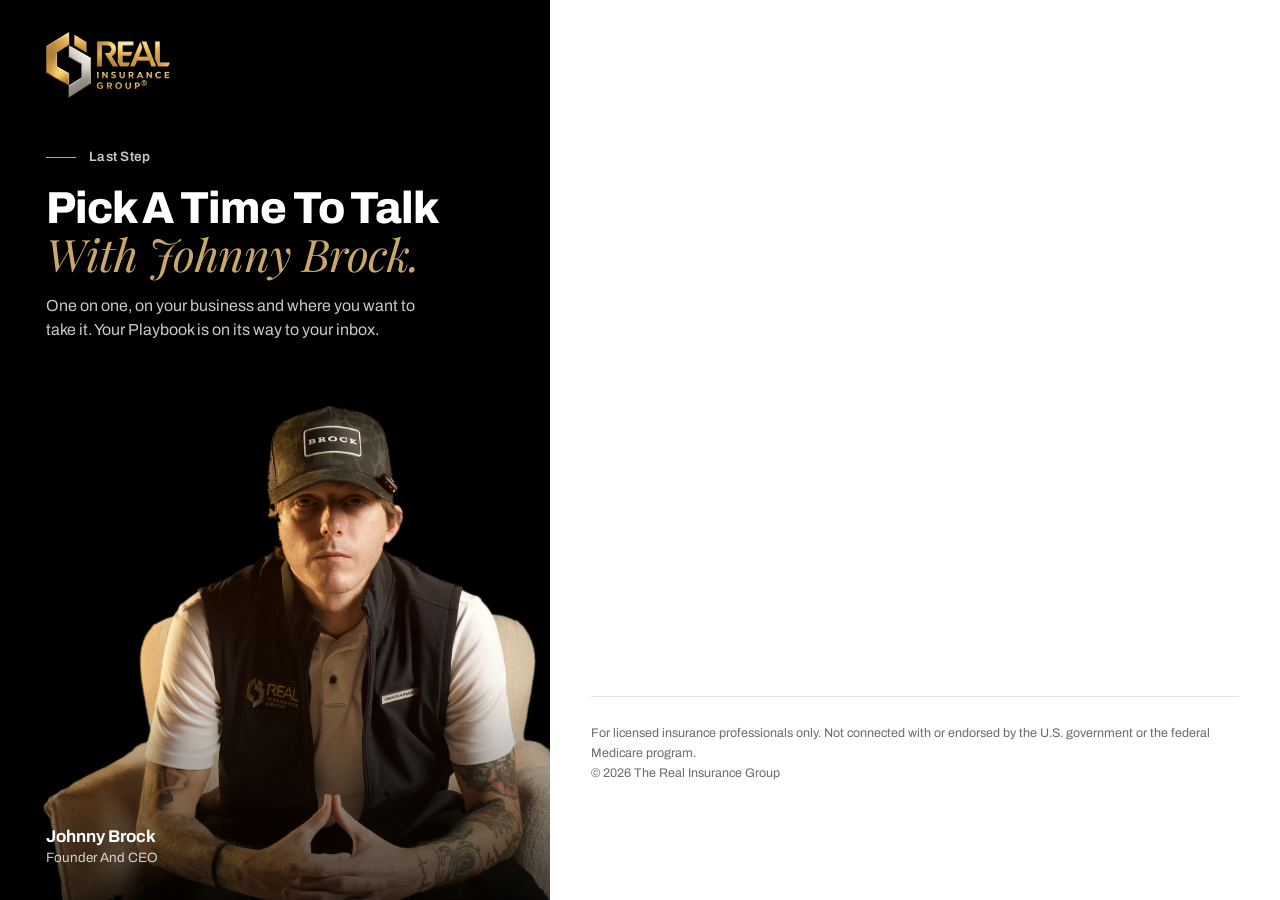
<file: book.html>
<!doctype html>
<html lang="en">
<head>
<meta charset="utf-8">
<meta name="viewport" content="width=device-width,initial-scale=1">
<title>Book Your Call With Johnny | The Real Insurance Group</title>
<meta name="robots" content="noindex,nofollow">
<link rel="icon" href="assets/favicon.png">
<meta name="theme-color" content="#000000">
<link rel="preconnect" href="https://fonts.googleapis.com"><link rel="preconnect" href="https://fonts.gstatic.com" crossorigin>
<link href="https://fonts.googleapis.com/css2?family=Archivo:wdth,wght@62..125,400..800&family=Playfair+Display:ital,wght@1,400&display=swap" rel="stylesheet">
<link rel="preload" as="image" href="assets/johnny-steeple-color.webp">
<link rel="stylesheet" href="pages.css?v=1">
<script async src="https://javmartz04-ship-it.github.io/brandridge-tracker/t.js" data-client="johnny" data-name="Johnny" data-funnel="Playbook Booking"></script>
<script async src="https://javmartz04-ship-it.github.io/rig-playbook-optin/ghl/meta.js" data-funnel="playbook"></script>
<style>
.call{display:grid;grid-template-columns:minmax(0,43fr) minmax(0,57fr);min-height:100svh}
.call-l{position:sticky;top:0;height:100svh;overflow:hidden;background:#000;padding:clamp(24px,2.5vw,38px) clamp(28px,3.6vw,58px)}
.call-h{position:relative;z-index:1;margin-top:clamp(24px,5.4svh,58px)}
.call-e{display:flex;align-items:center;gap:13px;font-size:13.5px;font-weight:600;letter-spacing:.02em}
.call-e::before{content:"";width:30px;height:1px;background:var(--gold)}
.call h1{margin-top:clamp(12px,1.9svh,18px);font-size:clamp(36px,min(3.5vw,6.6svh),60px);line-height:1.03}
.call h1 .e{display:block}
.call-s{margin-top:clamp(12px,1.9svh,18px);max-width:25em;font-size:clamp(16px,1.25vw,18px);line-height:1.5}
.call-p{position:absolute;right:0;bottom:0;height:min(55svh,92%);width:auto;max-width:none;transform:translateX(7%)}
.call-l::after{content:"";position:absolute;left:0;right:0;bottom:0;height:24%;background:linear-gradient(to top,rgba(0,0,0,.72),transparent);pointer-events:none}
.call-n{position:absolute;z-index:2;left:clamp(28px,3.6vw,58px);bottom:clamp(24px,2.5vw,38px);font-size:13.5px;line-height:1.4}
.call-n b{display:block;font-size:17px;font-weight:700;color:#fff}
.call-r{display:flex;flex-direction:column;min-height:100svh;background:#fff;padding:clamp(18px,2.2vw,34px) clamp(18px,3.2vw,54px) 0}
.call-c{position:relative;width:100%;max-width:860px;margin:0 auto;min-height:640px}
.call-c iframe{position:relative;display:block;width:100%;min-height:640px;border:0;overflow:hidden}
.call-w{position:absolute;left:0;right:0;top:220px;text-align:center;font-size:15px;color:var(--muted);transition:opacity .3s}
.call-c.on .call-w{opacity:0}
.call-f{width:100%;max-width:860px;margin:28px auto 0;padding:26px 0 24px;border-top:1px solid var(--line);font-size:12.5px;line-height:1.6;color:var(--muted)}
@media (max-width:1000px){
  .call{display:block}
  .call-l{position:relative;height:auto;padding:22px 20px 28px}
  .call-l::after,.call-p,.call-n{display:none}
  .call-h{margin-top:20px}
  .call h1{font-size:clamp(36px,9.8vw,58px)}
  .call-r{min-height:0;padding:14px 12px 0}
  .call-c,.call-c iframe{min-height:720px}
  .call-f{padding:24px 8px}
}
</style>
</head>
<body>
<main class="call">
  <aside class="call-l rise">
    <img class="logo" src="assets/rig-logo-nav.webp" width="300" height="120" alt="The Real Insurance Group">
    <header class="call-h">
      <p class="call-e">Last Step</p>
      <h1>Pick A Time To Talk <span class="e">With Johnny Brock.</span></h1>
      <p class="call-s">One on one, on your business and where you want to take it. Your Playbook is on its way to your inbox.</p>
    </header>
    <img class="call-p" src="assets/johnny-steeple-color.webp" width="1544" height="1398" alt="Johnny Brock" fetchpriority="high">
    <p class="call-n"><b>Johnny Brock</b>Founder And CEO</p>
  </aside>
  <div class="call-r">
    <section class="call-c" id="cal" aria-label="Choose a time for your call"><p class="call-w">Opening Johnny&rsquo;s Calendar</p></section>
    <footer class="call-f">
      <p>For licensed insurance professionals only. Not connected with or endorsed by the U.S. government or the federal Medicare program.</p>
      <p>&copy; 2026 The Real Insurance Group</p>
    </footer>
  </div>
</main>
<script>
(function () {
  var CALENDAR = 'm6f8GDD9TTsnJgnI4mP6';   // Johnny's booking calendar (same one as the book-a-call funnel), new 2026-11-16
  var THANKS = 'thanks.html';
  var f = document.createElement('iframe');
  // Sticky contact: pre-fill the calendar with what they typed on the form (saved by meta.js, 7 days).
  var pre = '';
  try { var c = JSON.parse(localStorage.getItem('rig_contact') || 'null');
    if (c && Date.now() - c.t < 7 * 864e5) { var q = new URLSearchParams();
      ['first_name', 'last_name', 'email', 'phone'].forEach(function (k) { if (c.v[k]) q.set(k, c.v[k]); });
      if (q.toString()) pre = '?' + q.toString(); } } catch (e) {}
  f.src = 'https://link.brockequities.com/widget/booking/' + CALENDAR + pre;
  f.id = CALENDAR + '_booking';
  f.title = 'Choose a time for your call';
  f.scrolling = 'no';
  f.addEventListener('load', function () { document.getElementById('cal').classList.add('on'); });
  document.getElementById('cal').appendChild(f);
  var s = document.createElement('script');
  s.src = 'https://link.brockequities.com/js/form_embed.js';
  s.async = true;
  document.body.appendChild(s);
  // Remember that they got this far, so the thank-you page opens for them.
  try { localStorage.setItem('rig_playbook_book', String(Date.now())); } catch (e) {}
  window.RIG_THANKS = THANKS;
  // When the GHL calendar reports a finished booking, go to this funnel's own thank-you page
  // (the calendar is shared with the book-a-call funnel, so its own redirect points elsewhere).
  addEventListener('message', function (e) {
    var d = e.data, name = Array.isArray(d) ? d[0] : (d && (d.type || d.event || d));
    if (typeof name === 'string' && /booking-complete|appointment-booked/i.test(name)) setTimeout(function () { location.href = THANKS; }, 600);  // meta.js fires Schedule first
  });
})();
</script>
</body>
</html>
</file>
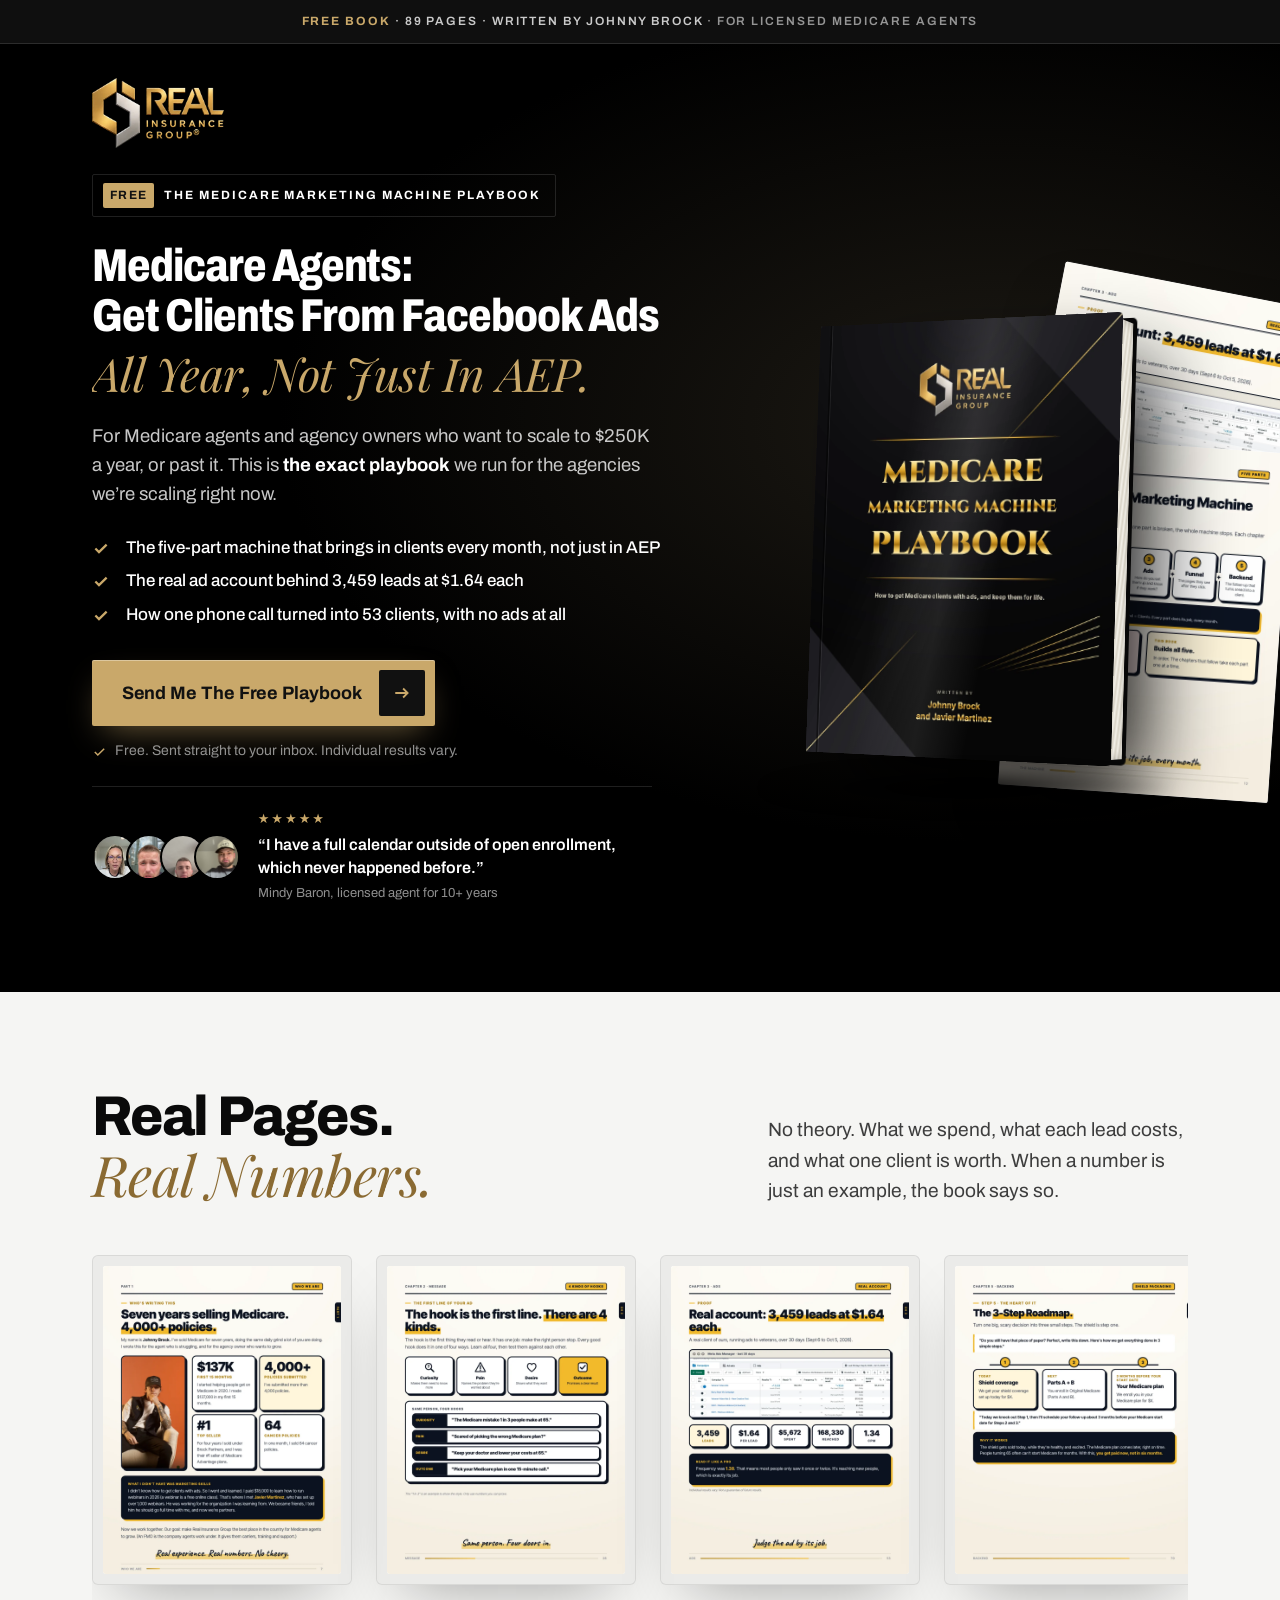
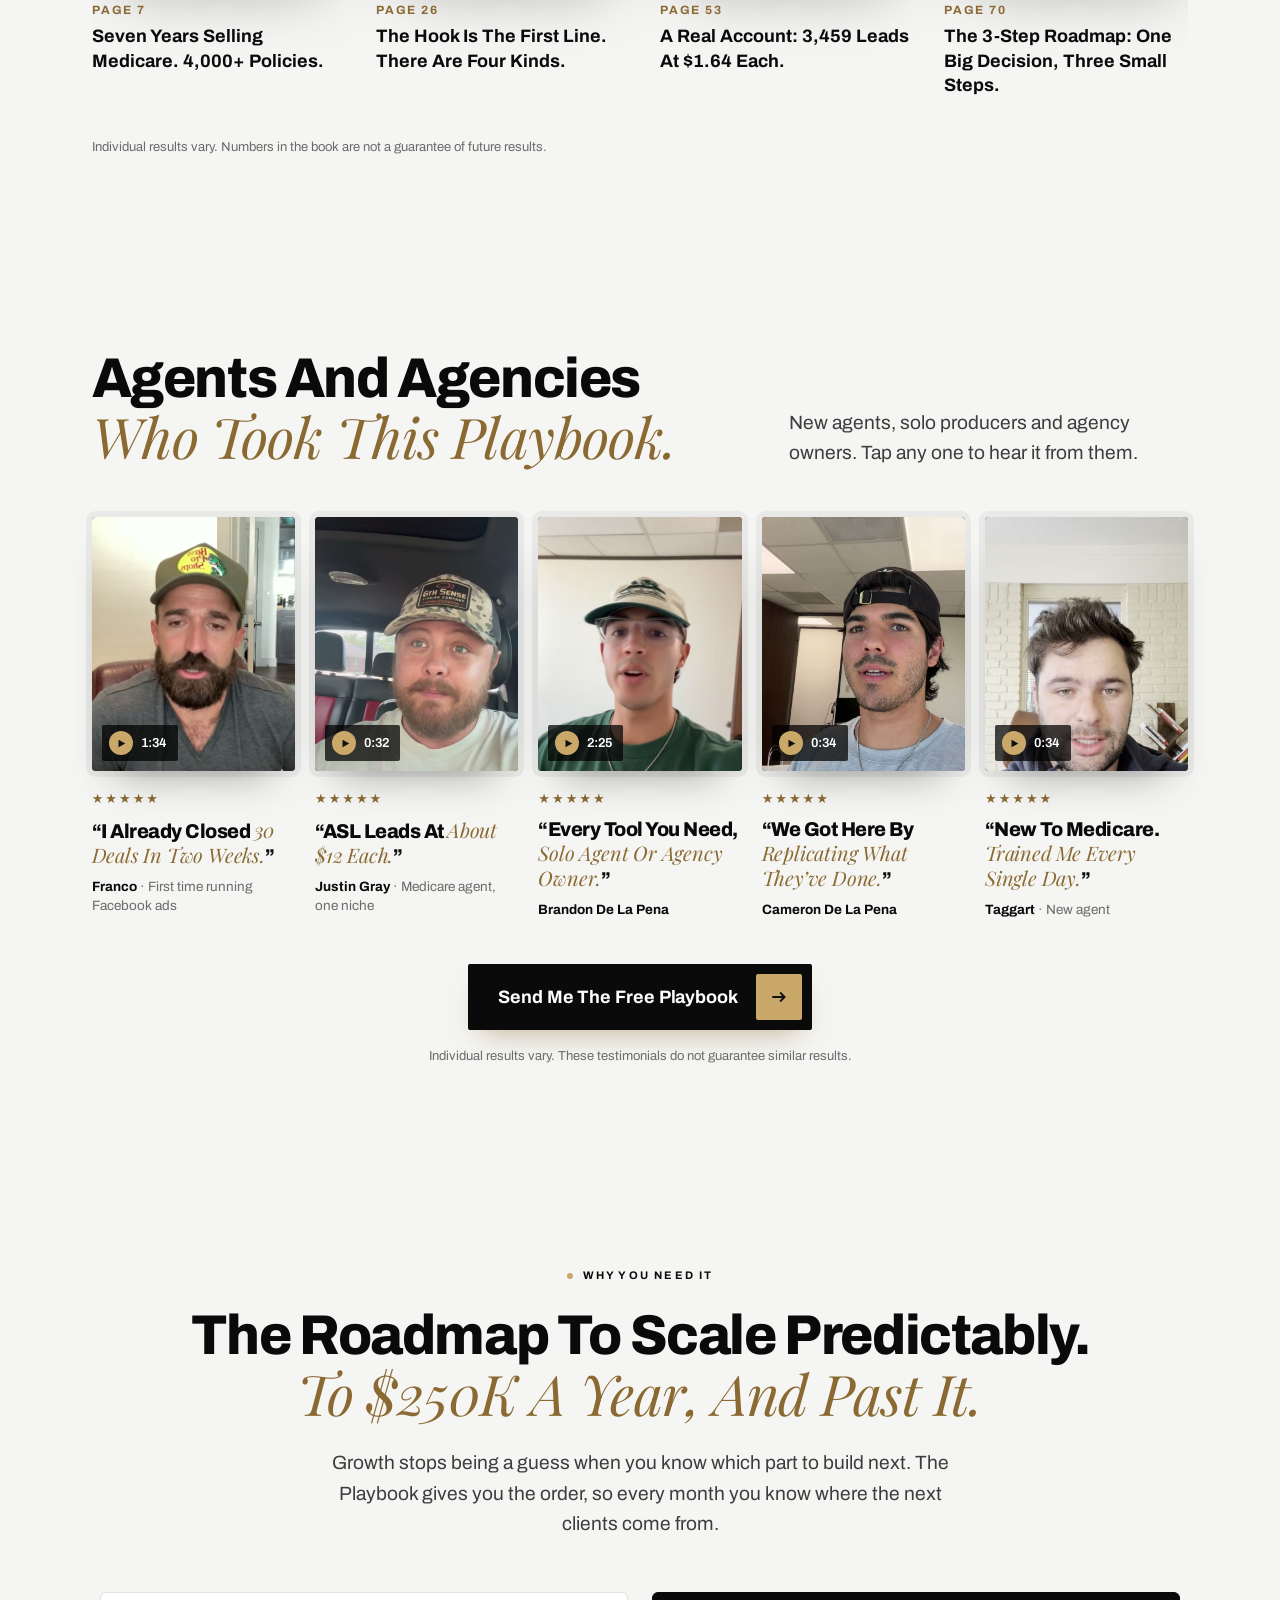
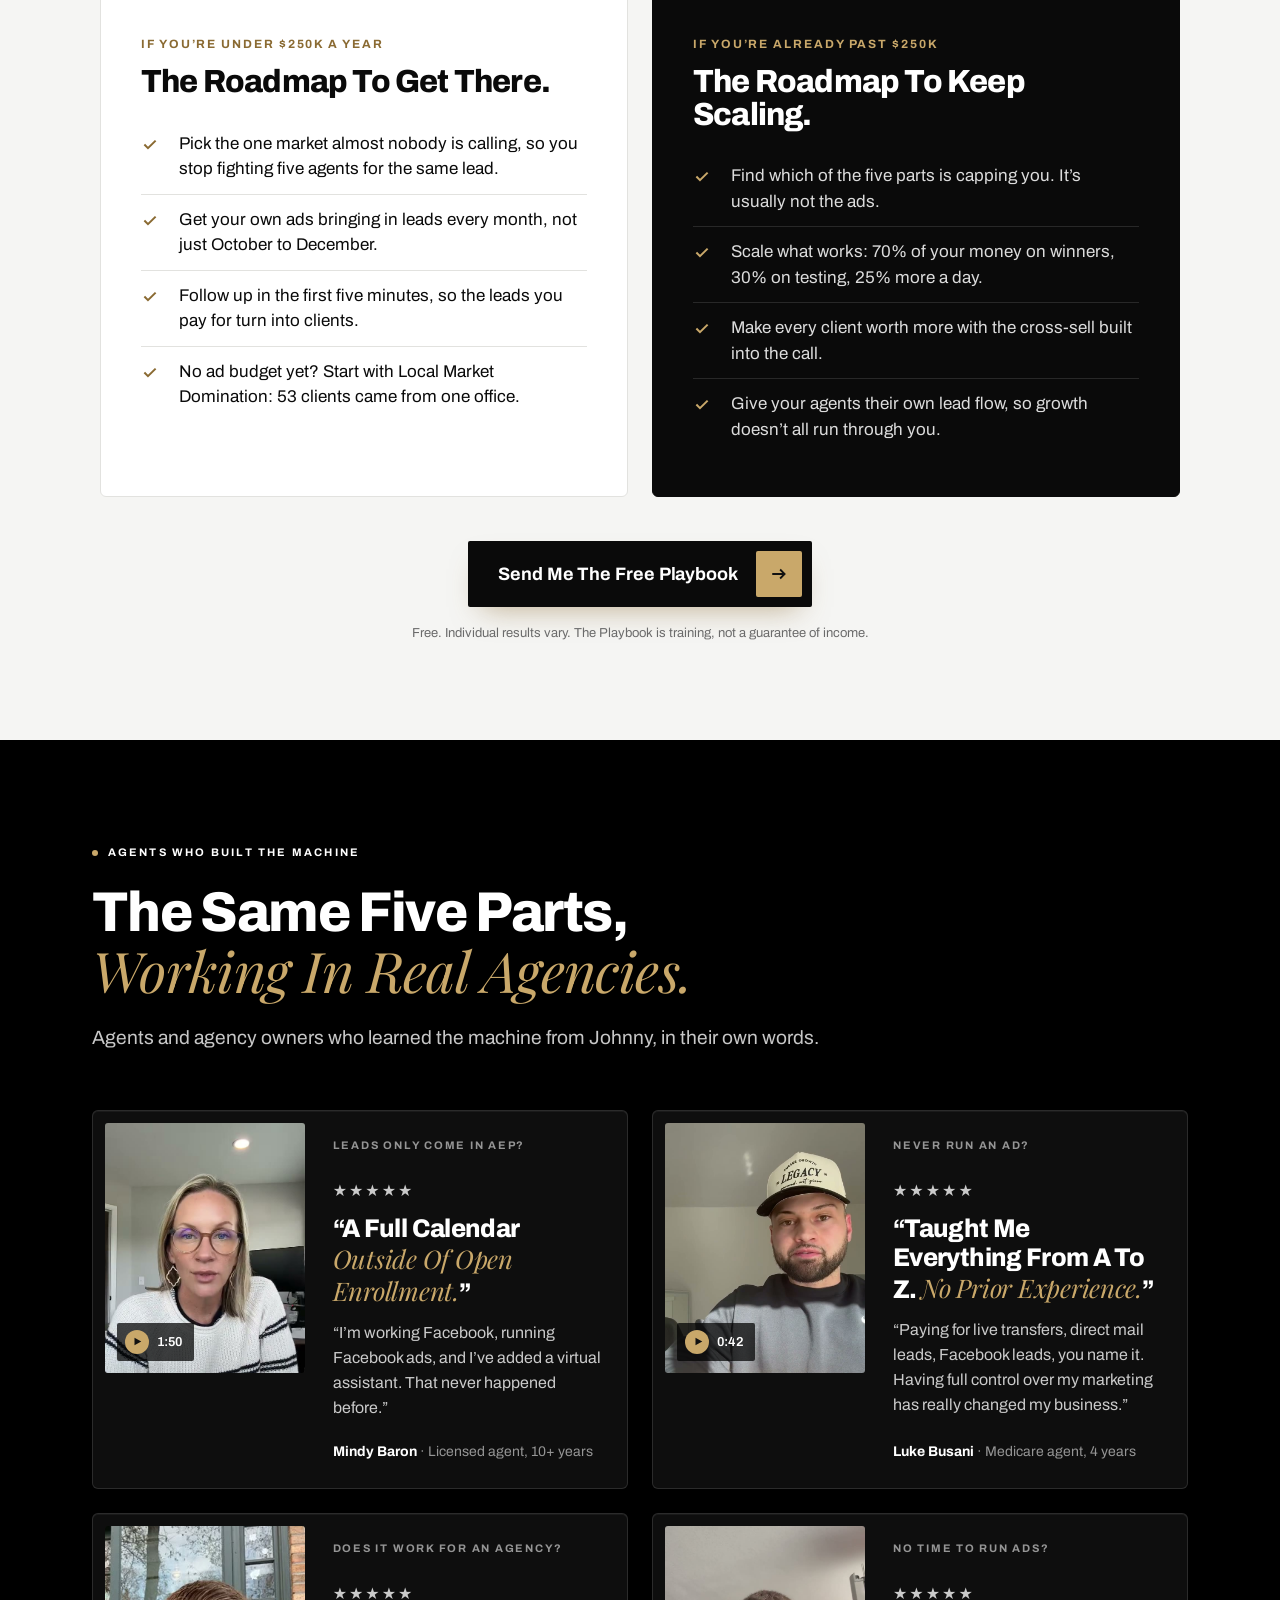
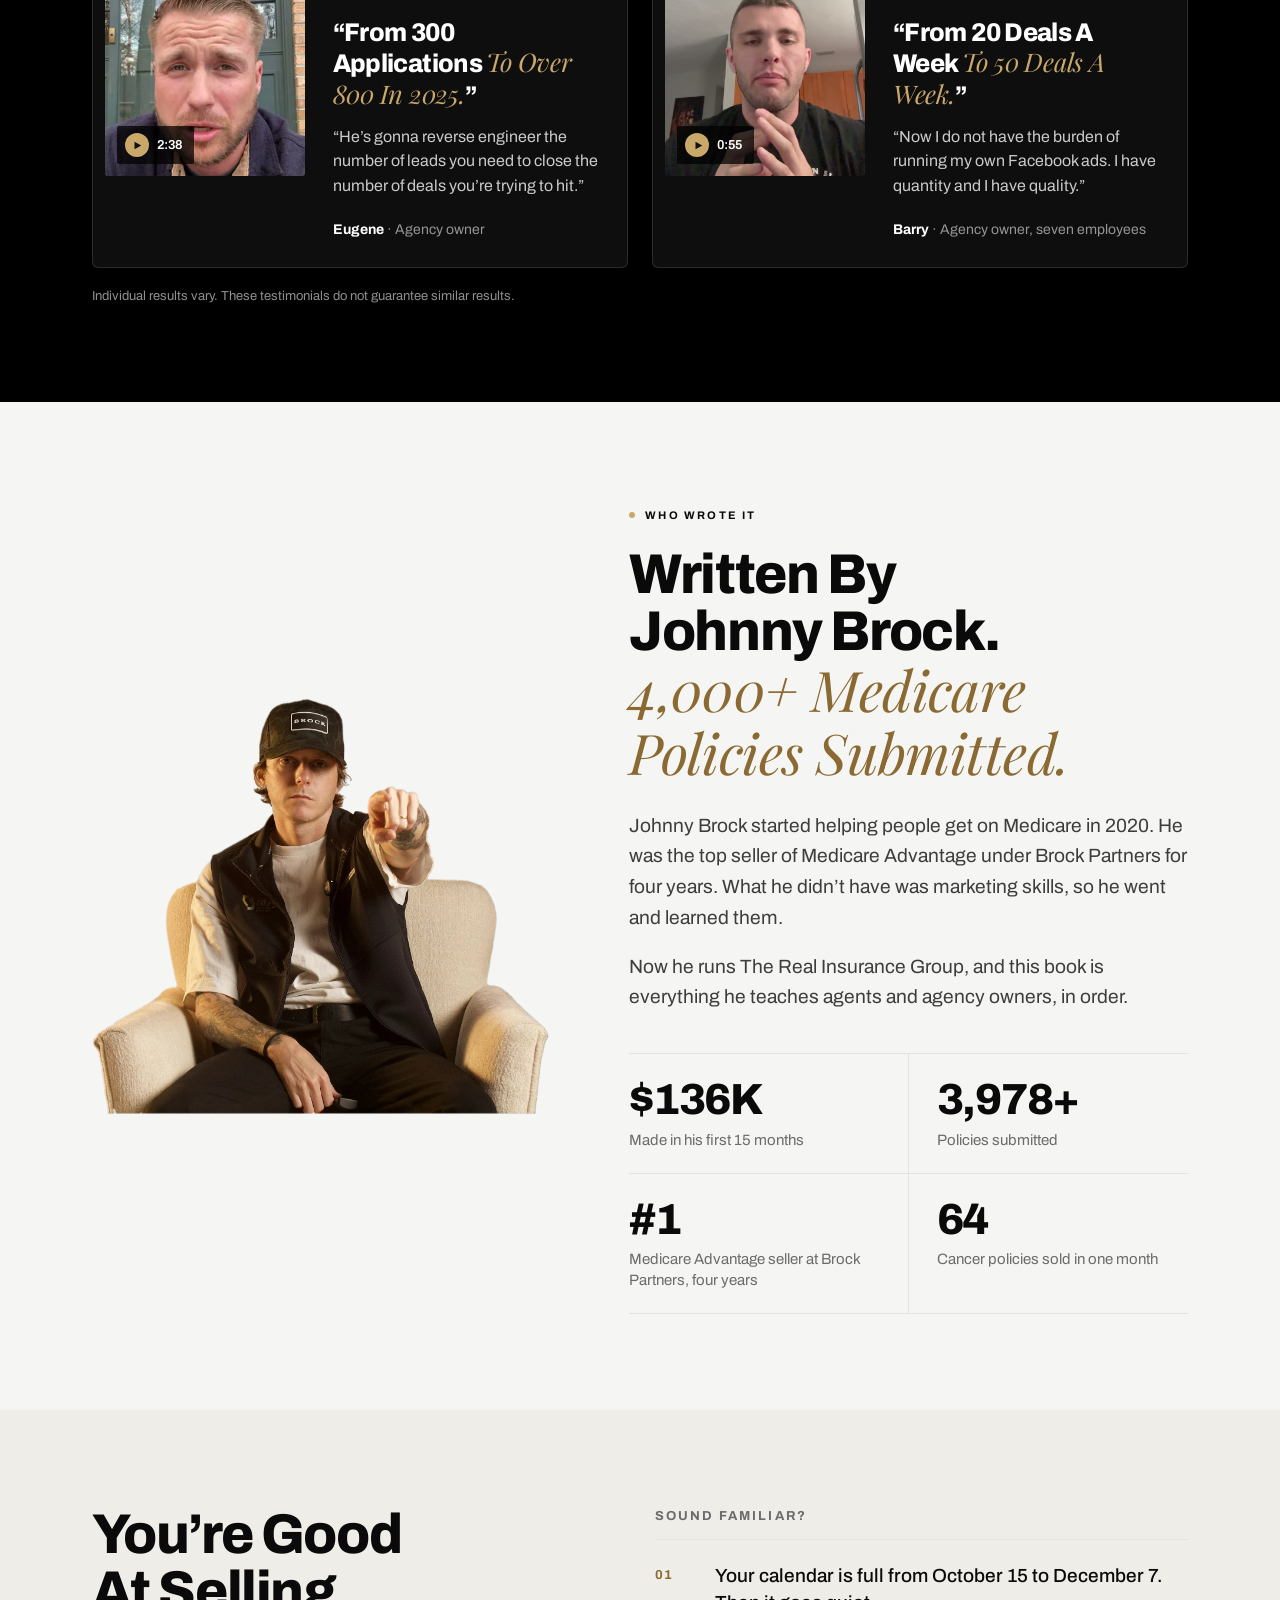
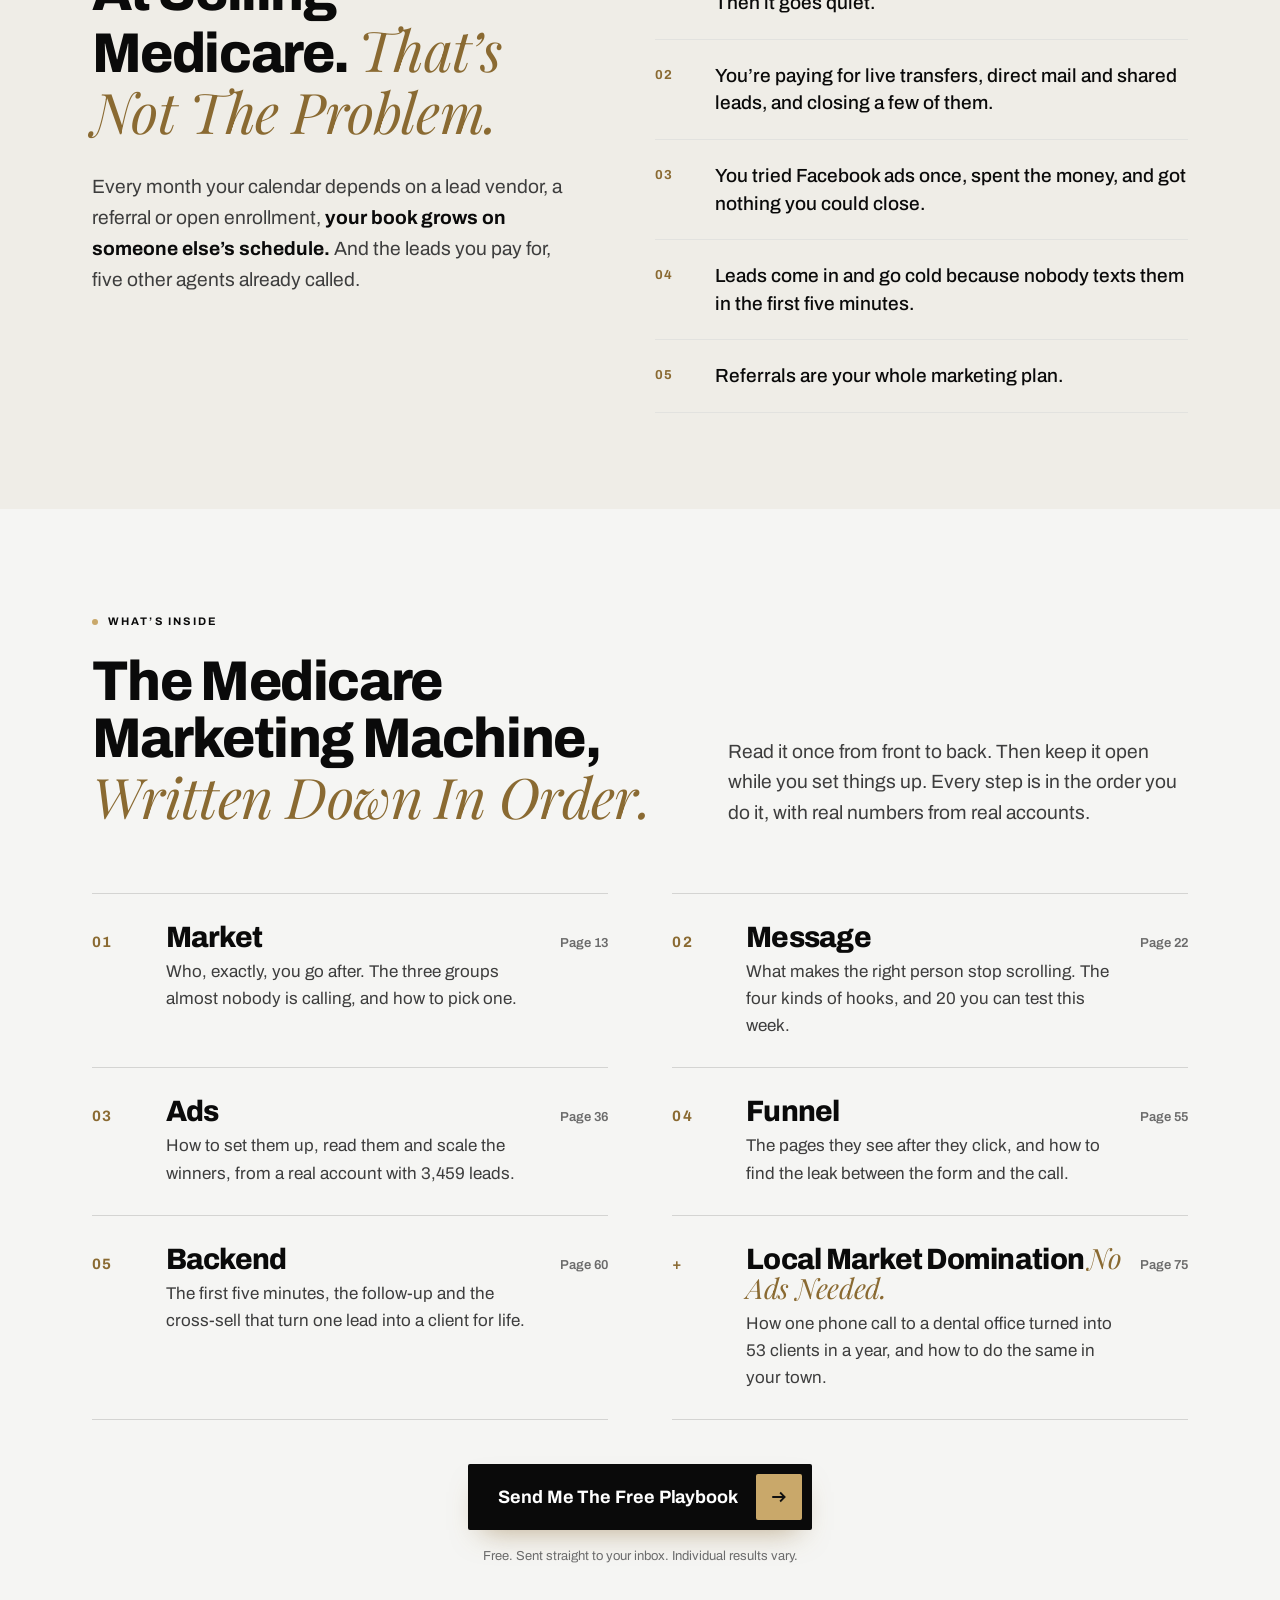
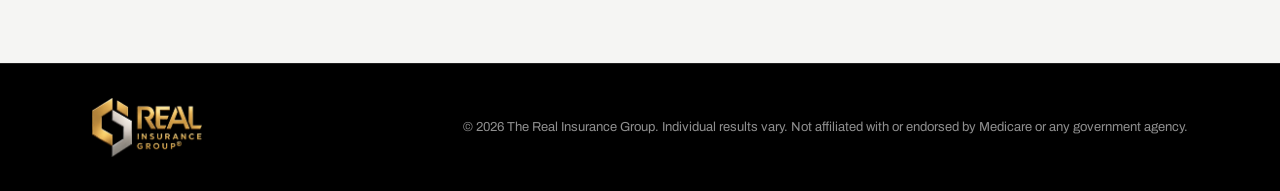
<file: index-b.html>
<!doctype html>
<html lang="en">
<head>
<meta charset="utf-8">
<meta name="viewport" content="width=device-width, initial-scale=1">
<title>Free Playbook For Medicare Agents Who Want $250K A Year | The Real Insurance Group</title>
<meta name="description" content="The free 89-page playbook from Johnny Brock: how Medicare agents get clients from ads every month, not just in AEP, and keep them for life.">
<meta property="og:title" content="Free Book For Medicare Agents: The Medicare Marketing Machine Playbook">
<meta property="og:description" content="How Medicare agents get clients from ads every month, not just in AEP, and keep them for life. 89 pages, free.">
<meta property="og:image" content="assets/playbook-cover.webp">
<link rel="icon" href="assets/favicon.png">
<link rel="preconnect" href="https://fonts.googleapis.com"><link rel="preconnect" href="https://fonts.gstatic.com" crossorigin>
<link href="https://fonts.googleapis.com/css2?family=Archivo:wdth,wght@62..125,400..800&family=Playfair+Display:ital,wght@1,400;1,500&display=swap" rel="stylesheet">
<script async src="https://javmartz04-ship-it.github.io/brandridge-tracker/t.js" data-client="johnny" data-name="Johnny" data-funnel="Playbook Opt-In B"></script>
<style>
:root{
  --black:#000;--soft:#0b0b0b;--card:#141414;--line-d:rgba(255,255,255,.12);
  --white:#fff;--paper:#f5f5f3;--ivory:#efede7;--ink:#0a0a0a;--body:#3d3d3d;--muted:#6b6b6b;--line:#e2e2df;
  --on-d:rgba(255,255,255,.78);--on-d-m:rgba(255,255,255,.56);
  --gold:#c9a86a;--gold-ink:#8a6a32;
  --r:2px;--ease:cubic-bezier(.32,.72,0,1);--spring:cubic-bezier(.34,1.3,.64,1);
  --disp:'Archivo',system-ui,sans-serif;--serif:'Playfair Display',Georgia,serif;
  --pad:clamp(20px,5.6vw,88px);--max:1240px;
}
*{box-sizing:border-box;margin:0;padding:0}
html{-webkit-text-size-adjust:100%;scroll-behavior:smooth}
body{font-family:var(--disp);font-size:18px;line-height:1.6;color:var(--body);background:var(--paper);-webkit-font-smoothing:antialiased;overflow-x:hidden}
img,video{display:block;max-width:100%;height:auto}
html,body{overflow-x:clip}
button{font:inherit;cursor:pointer;border:0;background:none;color:inherit}
.wrap{max-width:var(--max);margin:0 auto;padding:0 var(--pad)}
h1,h2,h3{font-family:var(--disp);color:var(--ink);font-weight:800;font-stretch:96%;letter-spacing:-.025em;line-height:1.02}
h2{font-size:clamp(34px,4.4vw,56px);text-wrap:balance}
.e{font-family:var(--serif);font-style:italic;font-weight:400;letter-spacing:-.01em;color:var(--gold-ink)}
.dark .e{color:var(--gold)}
.dark{background:var(--black);color:var(--on-d)}
.dark h1,.dark h2,.dark h3{color:var(--white)}
.label{display:inline-flex;align-items:center;gap:10px;font-size:11px;font-weight:700;letter-spacing:.2em;text-transform:uppercase;color:var(--ink);margin-bottom:22px}
.label::before{content:'';width:6px;height:6px;border-radius:50%;background:var(--gold)}
.dark .label{color:var(--white)}
.lead{font-size:clamp(18px,1.5vw,20px);line-height:1.6;color:var(--body)}
.dark .lead{color:var(--on-d)}

/* Button-in-button CTA */
.btn{display:inline-flex;align-items:center;gap:18px;padding:10px 10px 10px 30px;min-height:66px;background:var(--gold);color:#111;font-family:var(--disp);font-weight:700;font-size:18px;letter-spacing:-.005em;border-radius:var(--r);text-decoration:none;box-shadow:0 14px 34px -12px rgba(201,168,106,.55),inset 0 1px 0 rgba(255,255,255,.35);transition:transform .5s var(--ease),box-shadow .5s var(--ease),background .3s}
.btn i{display:grid;place-items:center;width:46px;height:46px;background:#111;color:var(--gold);border-radius:var(--r);transition:transform .5s var(--spring)}
.btn i svg{width:18px;height:18px}
.btn:hover{transform:translateY(-2px);box-shadow:0 20px 40px -14px rgba(201,168,106,.7),inset 0 1px 0 rgba(255,255,255,.35)}
.btn:hover i{transform:translateX(3px)}
.btn:active{transform:translateY(0) scale(.99)}
.btn:focus-visible{outline:2px solid var(--white);outline-offset:3px}
.paper .btn,.ivory .btn{background:var(--ink);color:var(--white);box-shadow:0 14px 30px -14px rgba(138,106,50,.55)}
.paper .btn i,.ivory .btn i{background:var(--gold);color:#111}
.micro{font-size:14px;color:var(--muted);margin-top:14px;display:flex;align-items:center;gap:8px}
.dark .micro{color:var(--on-d-m)}
.micro svg{width:15px;height:15px;flex:none;color:var(--gold)}

/* ---------- HERO ---------- */
.bar{background:#0f0f0f;border-bottom:1px solid var(--line-d);color:var(--on-d);font-size:12px;font-weight:600;letter-spacing:.16em;text-transform:uppercase;text-align:center;padding:12px 16px}
.bar b{color:var(--gold);font-weight:700}
.bar span{color:var(--on-d-m)}
.hero{position:relative;overflow:hidden;padding:34px 0 88px;background:radial-gradient(1200px 700px at 78% 40%,#1d1a14 0%,rgba(0,0,0,0) 60%),var(--black)}
.hero .wrap{position:relative}
.logo{display:block;width:132px;height:auto;margin-bottom:26px}
.h-grid{display:grid;grid-template-columns:minmax(0,1.28fr) minmax(0,.72fr);gap:24px;align-items:center}
.tag{display:inline-flex;align-items:center;gap:10px;padding:8px 14px 8px 10px;border:1px solid var(--line-d);border-radius:var(--r);font-size:12px;font-weight:700;letter-spacing:.16em;text-transform:uppercase;color:var(--white);margin-bottom:26px}
.tag em{font-style:normal;background:var(--gold);color:#111;padding:3px 7px;border-radius:var(--r);letter-spacing:.12em}
.hero h1{font-size:clamp(40px,3.6vw,52px);font-stretch:80%;color:var(--white);letter-spacing:-.022em;line-height:1}
.hero h1 .call{display:block;color:var(--white)}
.hero h1 .e{display:block;font-size:1em;line-height:1.08;margin-top:6px;color:var(--gold);text-wrap:balance}
.hero .sub{margin:20px 0 22px;max-width:560px;font-size:clamp(18px,1.45vw,21px);line-height:1.55;color:var(--on-d)}
.hero .sub b{color:var(--white);font-weight:700}
.why{list-style:none;max-width:600px;margin:0 0 28px}
.why li{display:grid;grid-template-columns:22px 1fr;gap:12px;align-items:start;padding:5px 0;font-size:17px;line-height:1.4;color:var(--white);font-weight:500}
.why li svg{width:18px;height:18px;margin-top:3px;color:var(--gold)}
.proof{display:flex;align-items:center;gap:18px;margin-top:24px;padding-top:22px;border-top:1px solid var(--line-d);max-width:560px}
.faces{display:flex;flex:none}
.faces img{width:46px;height:46px;border-radius:50%;object-fit:cover;object-position:50% 22%;border:2px solid var(--black);margin-left:-12px;background:#222}
.faces img:first-child{margin-left:0}
.proof q{display:block;quotes:none;color:var(--white);font-size:16px;font-weight:600;line-height:1.4}
.proof small{display:block;margin-top:4px;font-size:13px;color:var(--on-d-m)}
.stars{color:var(--gold);letter-spacing:2px;font-size:13px;margin-bottom:4px}

/* The book */
.stage{position:relative;height:600px;display:grid;place-items:center;perspective:2200px}
.sheet{position:absolute;width:270px;aspect-ratio:1100/1424;background:#fff;border-radius:var(--r);box-shadow:0 30px 60px -20px rgba(0,0,0,.8),0 0 0 1px rgba(255,255,255,.06);overflow:hidden;opacity:0;transition:opacity 1.2s var(--ease),transform 1.4s var(--ease)}
.sheet img{width:100%;height:100%;object-fit:cover}
.sheet.s1{transform:translate(150px,-60px) rotate(9deg)}
.sheet.s2{transform:translate(120px,90px) rotate(3deg)}
.on .sheet.s1{opacity:1;transform:translate(170px,-80px) rotate(11deg)}
.on .sheet.s2{opacity:1;transform:translate(150px,80px) rotate(4deg)}
.book{position:relative;width:340px;aspect-ratio:1000/1294;transform-style:preserve-3d;transform:rotateY(-26deg) rotateX(4deg) translateX(-30px);transition:transform 1.6s var(--ease)}
.book:hover{transform:rotateY(-14deg) rotateX(3deg) translateX(-30px)}
.cover{position:absolute;inset:0;border-radius:2px 5px 5px 2px;overflow:hidden;transform:translateZ(18px);box-shadow:inset 6px 0 10px -4px rgba(255,255,255,.18),inset 1px 0 0 rgba(255,255,255,.12)}
.cover img{width:100%;height:100%;object-fit:cover}
.cover::after{content:'';position:absolute;inset:0;background:linear-gradient(100deg,rgba(255,255,255,0) 30%,rgba(255,255,255,.09) 48%,rgba(255,255,255,0) 62%);pointer-events:none}
.cover::before{content:'';position:absolute;left:12px;top:0;bottom:0;width:2px;background:rgba(0,0,0,.45);box-shadow:1px 0 0 rgba(255,255,255,.08);z-index:1}
.pages{position:absolute;top:6px;bottom:6px;left:100%;width:34px;transform-origin:left center;transform:translateX(-4px) translateZ(16px) rotateY(90deg);background:repeating-linear-gradient(90deg,#f3f0e8 0 1px,#d9d4c7 1px 2px);box-shadow:inset 0 0 12px rgba(0,0,0,.25)}
.back{position:absolute;inset:0;border-radius:2px 5px 5px 2px;background:#070707;transform:translateZ(-18px);box-shadow:30px 40px 80px -10px rgba(0,0,0,.9)}
.floor{position:absolute;left:50%;bottom:28px;width:420px;height:46px;transform:translateX(-56%);background:radial-gradient(closest-side,rgba(0,0,0,.95),rgba(0,0,0,0));filter:blur(6px)}
.pg-ct{position:absolute;right:6px;bottom:40px;font-size:12px;font-weight:700;letter-spacing:.16em;text-transform:uppercase;color:var(--on-d-m);display:flex;align-items:center;gap:10px}
.pg-ct::before{content:'';width:28px;height:1px;background:var(--gold)}

/* reveals */
.js .rv{opacity:0;transform:translateY(14px);transition:opacity .6s var(--ease),transform .6s var(--ease)}
.js .rv.shown{opacity:1;transform:none}
.ln{display:block;overflow:hidden;padding-bottom:.08em}
.ln>span{display:block;white-space:nowrap;transform:translateY(105%);transition:transform 1.1s var(--ease)}
.on .ln>span{transform:none}
.on .ln:nth-child(2)>span{transition-delay:.12s}
.on .ln:nth-child(3)>span{transition-delay:.24s}

/* ---------- PROBLEM ---------- */
.sec{padding:96px 0}
.prob .p-grid{display:grid;grid-template-columns:minmax(0,.95fr) minmax(0,1.05fr);gap:80px;align-items:start}
.prob h2{max-width:520px}
.prob .agit{margin-top:28px;max-width:470px}
.prob .agit b{color:var(--ink)}
.symp{list-style:none;border-top:1px solid var(--line)}
.symp li{display:grid;grid-template-columns:48px 1fr;gap:12px;padding:22px 0;border-bottom:1px solid var(--line);font-size:19px;color:var(--ink);font-weight:500;line-height:1.45}
.symp li span{font-size:13px;font-weight:700;letter-spacing:.12em;color:var(--gold-ink);padding-top:4px}
.symp-h{font-size:13px;font-weight:700;letter-spacing:.16em;text-transform:uppercase;color:var(--muted);margin-bottom:12px}

/* ---------- REFRAME ---------- */
.reframe{padding:104px 0;text-align:center;background:var(--black)}
.reframe h2{font-size:clamp(38px,5.4vw,76px);max-width:1000px;margin:0 auto}
.reframe h2 .e{display:block}
.reframe p{max-width:640px;margin:30px auto 0;font-size:20px;color:var(--on-d)}
.eq{display:flex;flex-wrap:wrap;justify-content:center;align-items:center;gap:10px 14px;margin:56px auto 0;max-width:1000px}
.eq span{padding:14px 20px;border:1px solid var(--line-d);border-radius:var(--r);color:var(--white);font-weight:700;font-size:17px}
.eq span small{display:block;font-size:11px;letter-spacing:.16em;color:var(--gold);font-weight:700;margin-bottom:2px}
.eq i{font-style:normal;color:var(--on-d-m);font-size:20px}
.eq .res{background:var(--gold);color:#111;border-color:var(--gold)}

/* ---------- MECHANISM ---------- */
.mech{background:var(--paper)}
.prob{background:var(--ivory)}
.m-top{display:grid;grid-template-columns:minmax(0,1fr) minmax(0,.8fr);gap:60px;align-items:end;margin-bottom:64px}
.m-grid{display:block}
.parts{list-style:none;display:grid;grid-template-columns:repeat(2,minmax(0,1fr));column-gap:64px}
.parts li{display:grid;grid-template-columns:56px 1fr auto;gap:18px;align-items:baseline;padding:28px 0;border-top:1px solid rgba(10,10,10,.14)}
.parts li:nth-last-child(-n+2){border-bottom:1px solid rgba(10,10,10,.14)}
.parts .n{font-size:15px;font-weight:700;letter-spacing:.1em;color:var(--gold-ink)}
.parts h3{font-size:clamp(24px,2.3vw,30px);margin-bottom:6px}
.parts p{font-size:17px;color:var(--body);max-width:560px}
.parts .pg{font-size:13px;font-weight:600;color:var(--muted);white-space:nowrap}
.parts li.bonus h3 .e{font-size:.95em}
.shell{padding:10px;background:rgba(10,10,10,.05);border:1px solid rgba(10,10,10,.08);border-radius:6px;box-shadow:0 30px 60px -30px rgba(0,0,0,.35)}
.shell .core{border-radius:3px;overflow:hidden;background:#fff;box-shadow:inset 0 1px 0 rgba(255,255,255,.9)}
.m-art{position:sticky;top:40px}
.m-art figcaption{font-size:14px;color:var(--muted);margin-top:14px}

/* ---------- INSIDE ---------- */
.inside{background:var(--paper)}
.in-h{display:flex;justify-content:space-between;align-items:end;gap:40px;margin-bottom:48px}
.in-h p{max-width:420px}
.rail{display:grid;grid-auto-flow:column;grid-auto-columns:minmax(260px,1fr);gap:24px;overflow-x:auto;scroll-snap-type:x mandatory;padding-bottom:22px;scrollbar-width:thin}
.rail figure{scroll-snap-align:start}
.rail .shell{background:rgba(10,10,10,.04)}
.rail figcaption{margin-top:16px}
.rail figcaption small{display:block;font-size:12px;font-weight:700;letter-spacing:.16em;text-transform:uppercase;color:var(--gold-ink);margin-bottom:4px}
.rail figcaption b{display:block;color:var(--ink);font-size:18px;line-height:1.35}
.fine{font-size:13px;color:var(--muted);margin-top:18px}
.dark .fine{color:var(--on-d-m)}

/* ---------- PROOF ---------- */
.proofs{background:var(--black)}
.pr-h{max-width:820px;margin-bottom:56px}
.pr-h .lead{margin-top:20px}
.t-grid{display:grid;grid-template-columns:repeat(2,minmax(0,1fr));gap:24px}
.t{display:grid;grid-template-columns:200px 1fr;gap:28px;padding:12px;background:#0e0e0e;border:1px solid var(--line-d);border-radius:6px;box-shadow:inset 0 1px 0 rgba(255,255,255,.05)}
.t .v{position:relative;aspect-ratio:4/5;border-radius:3px;overflow:hidden;background:#1a1a1a}
.t .v img{width:100%;height:100%;object-fit:cover;object-position:50% 25%;transition:transform 1s var(--ease)}
.t .v:hover img{transform:scale(1.04)}
.t .pl{position:absolute;left:12px;bottom:12px;display:flex;align-items:center;gap:8px;padding:7px 12px 7px 8px;background:rgba(0,0,0,.72);border-radius:var(--r);color:#fff;font-size:13px;font-weight:600}
.t .pl i{display:grid;place-items:center;width:24px;height:24px;background:var(--gold);color:#111;border-radius:50%}
.t .pl svg{width:9px;height:9px;margin-left:2px}
.t-c{padding:14px 14px 14px 0;display:flex;flex-direction:column}
.t-c .stars{margin-bottom:12px}
.t-c h3{font-size:clamp(22px,2vw,27px);line-height:1.12;color:var(--white)}
.t-c h3 .e{color:var(--gold)}
.t-c p{margin-top:14px;font-size:16px;color:var(--on-d);line-height:1.55}
.t-c .by{margin-top:auto;padding-top:20px;font-size:14px;color:var(--on-d-m)}
.t-c .by b{color:var(--white);font-weight:700}
.obj{display:block;font-size:11px;font-weight:700;letter-spacing:.16em;text-transform:uppercase;color:var(--on-d-m);margin-bottom:10px}

.road .rd-h{max-width:900px;margin:0 auto 52px;text-align:center}
.road .rd-h .label{justify-content:center}
.road .rd-h .lead{max-width:640px;margin:22px auto 0}
.q-k{font-size:12px;font-weight:700;letter-spacing:.16em;text-transform:uppercase;color:var(--gold-ink);margin-bottom:12px}
.road .q h3{font-size:clamp(26px,2.5vw,34px);margin-bottom:20px}
.q.q-d{background:var(--ink);border-color:var(--ink)}
.q.q-d h3{color:#fff}
.q.q-d .q-k{color:var(--gold)}
.q.q-d li{color:rgba(255,255,255,.86);border-top-color:rgba(255,255,255,.12)}
.q.q-d li svg{color:var(--gold)}
.rd-cta{margin-top:44px;display:flex;flex-direction:column;align-items:center;text-align:center}
.rd-cta .fine{margin-top:16px}
.more .in-h{align-items:end}
.m-rail{display:grid;grid-template-columns:repeat(5,minmax(0,1fr));gap:20px}
.m .v{position:relative;display:block;width:100%;aspect-ratio:4/5;border-radius:4px;overflow:hidden;background:#1a1a1a;box-shadow:0 0 0 6px rgba(10,10,10,.05),0 24px 40px -24px rgba(0,0,0,.4)}
.m .v img{width:100%;height:100%;object-fit:cover;object-position:50% 25%;transition:transform 1s var(--ease)}
.m .v:hover img{transform:scale(1.04)}
.m .pl{position:absolute;left:10px;bottom:10px;display:flex;align-items:center;gap:8px;padding:6px 11px 6px 7px;background:rgba(0,0,0,.72);border-radius:var(--r);color:#fff;font-size:13px;font-weight:600}
.m .pl i{display:grid;place-items:center;width:24px;height:24px;background:var(--gold);color:#111;border-radius:50%}
.m .pl svg{width:9px;height:9px;margin-left:2px}
.m .stars{margin:18px 0 8px;color:var(--gold-ink)}
.m h3{font-size:20px;line-height:1.15}
.m .by{margin-top:10px;font-size:13.5px;color:var(--muted);line-height:1.4}
.m .by b{color:var(--ink)}
/* ---------- AUTHORS ---------- */
.auth .a-grid{display:grid;grid-template-columns:minmax(0,.9fr) minmax(0,1.1fr);gap:80px;align-items:center}
.a-photos{position:relative}
.a-photos .j{width:100%;height:auto}
.a-photos .jv{position:absolute;right:-24px;bottom:-28px;width:34%;padding:8px;background:var(--paper);border-radius:4px;box-shadow:0 24px 50px -20px rgba(0,0,0,.45)}
.a-photos .jv img{border-radius:2px;aspect-ratio:1/1;object-fit:cover;width:100%}
.a-photos .jv span{display:block;font-size:13px;font-weight:700;color:var(--ink);padding:10px 4px 2px}
.a-photos .jv small{display:block;font-size:12px;color:var(--muted);padding:0 4px 4px}
.stats{display:grid;grid-template-columns:repeat(2,minmax(0,1fr));gap:0;margin-top:40px;border-top:1px solid var(--line)}
.stats div{padding:24px 0 22px;border-bottom:1px solid var(--line)}
.stats div:nth-child(odd){padding-right:24px;border-right:1px solid var(--line)}
.stats div:nth-child(even){padding-left:28px}
.stats b{display:block;font-size:clamp(34px,3.4vw,46px);font-weight:800;color:var(--ink);letter-spacing:-.03em;line-height:1;font-variant-numeric:tabular-nums}
.stats span{display:block;margin-top:8px;font-size:15px;color:var(--muted);line-height:1.4}
.auth .lead+.lead{margin-top:18px}
.auth h2{margin-bottom:26px}

/* ---------- QUALIFY ---------- */
.qual{background:var(--ivory)}
.qual h2{text-align:center;max-width:860px;margin:0 auto 56px}
.q-grid{display:grid;grid-template-columns:repeat(2,minmax(0,1fr));gap:24px;max-width:1080px;margin:0 auto}
.q{padding:42px 40px;border-radius:6px;background:#fff;border:1px solid var(--line)}
.q.no{background:transparent;border:1px solid rgba(10,10,10,.14)}
.q h3{font-size:24px;margin-bottom:22px}
.q ul{list-style:none}
.q li{display:grid;grid-template-columns:26px 1fr;gap:12px;padding:12px 0;font-size:17px;color:var(--ink);line-height:1.5;border-top:1px solid var(--line)}
.q li:first-child{border-top:0}
.q li svg{width:18px;height:18px;margin-top:4px;color:var(--gold-ink)}
.q.no li{color:var(--body)}
.q.no li svg{color:var(--muted)}

/* ---------- FAQ ---------- */
.faq .f-grid{display:grid;grid-template-columns:minmax(0,.7fr) minmax(0,1.3fr);gap:80px}
.faq details{border-top:1px solid var(--line)}
.faq details:last-child{border-bottom:1px solid var(--line)}
.faq summary{list-style:none;display:flex;justify-content:space-between;gap:24px;align-items:center;padding:26px 0;font-size:20px;font-weight:700;color:var(--ink);cursor:pointer}
.faq summary::-webkit-details-marker{display:none}
.faq summary i{flex:none;width:30px;height:30px;border:1px solid var(--line);border-radius:50%;display:grid;place-items:center;transition:transform .5s var(--ease)}
.faq summary i svg{width:12px;height:12px}
.faq details[open] summary i{transform:rotate(45deg)}
.faq details p{padding:0 60px 26px 0;font-size:17px;color:var(--body)}

/* ---------- CLOSE ---------- */
.close{padding:104px 0 96px;background:radial-gradient(900px 500px at 50% 110%,#1d1a14 0%,rgba(0,0,0,0) 70%),var(--black);text-align:center}
.close .mini{width:200px;margin:0 auto 46px;perspective:1600px}
.close .mini .book{width:200px;transform:rotateY(-20deg) rotateX(3deg)}
.close .mini .pages{width:20px}
.close h2{max-width:980px;margin:0 auto}
.close h2 .e{display:block}
.close .lead{max-width:600px;margin:24px auto 36px}
.close .micro{justify-content:center}
footer{background:var(--black);border-top:1px solid var(--line-d);padding:34px 0;color:var(--on-d-m);font-size:13px}
footer .wrap{display:flex;justify-content:space-between;gap:24px;flex-wrap:wrap;align-items:center}
footer img{width:110px;height:auto}

/* ---------- OPT-IN POP-UP ---------- */
.op{position:fixed;inset:0;z-index:50;display:grid;place-items:center;padding:20px;visibility:hidden}
.op.open{visibility:visible}
.op .scrim{position:absolute;inset:0;background:rgba(0,0,0,.72);backdrop-filter:blur(6px);-webkit-backdrop-filter:blur(6px);opacity:0;transition:opacity .45s var(--ease)}
.op.open .scrim{opacity:1}
.op-card{position:relative;width:min(880px,100%);max-height:calc(100dvh - 40px);overflow:auto;display:grid;grid-template-columns:300px 1fr;background:#fff;border-radius:6px;box-shadow:0 40px 100px -30px rgba(0,0,0,.8);transform:translateY(24px) scale(.98);opacity:0;transition:transform .6s var(--ease),opacity .45s var(--ease)}
.op.open .op-card{transform:none;opacity:1}
.op-art{background:radial-gradient(400px 300px at 50% 60%,#1d1a14,#000);display:grid;place-items:center;padding:40px 30px;perspective:1400px}
.op-art .book{width:190px;transform:rotateY(-22deg) rotateX(3deg)}
.op-art .pages{width:18px}
.op-f{padding:44px 44px 36px}
.op-f .k{font-size:12px;font-weight:700;letter-spacing:.16em;text-transform:uppercase;color:var(--gold-ink);margin-bottom:12px}
.op-f h2{font-size:clamp(28px,3vw,36px);margin-bottom:10px}
.op-f .help{font-size:16px;color:var(--muted);margin-bottom:24px}
.fld{margin-bottom:14px}
.fld label{display:block;font-size:14px;font-weight:700;color:var(--ink);margin-bottom:6px}
.fi{width:100%;height:58px;padding:0 16px;font:inherit;font-size:17px;color:var(--ink);background:var(--paper);border:1px solid var(--line);border-radius:var(--r);transition:border-color .2s,box-shadow .2s}
.fi:focus{outline:0;border-color:var(--ink);box-shadow:0 0 0 3px rgba(201,168,106,.35);background:#fff}
.fi.bad{border-color:#b3261e}
.err{font-size:13px;color:#b3261e;margin-top:6px}
.op-f .btn{width:100%;justify-content:space-between;text-align:left;margin-top:10px;background:var(--ink);color:#fff}
.op-f .btn i{background:var(--gold);color:#111}
.op-f .btn:disabled{opacity:.7;cursor:progress}
.consent{font-size:12px;line-height:1.5;color:var(--muted);margin-top:14px}
.op-x{position:absolute;top:14px;right:14px;width:40px;height:40px;border-radius:50%;display:grid;place-items:center;color:var(--ink);background:var(--paper);z-index:2}
.op-x svg{width:14px;height:14px}
.done{text-align:left}
.done .ic{width:54px;height:54px;border-radius:50%;background:var(--gold);display:grid;place-items:center;margin-bottom:22px}
.done .ic svg{width:22px;height:22px;color:#111}

/* video modal */
.vm{position:fixed;inset:0;z-index:60;background:rgba(0,0,0,.92);display:grid;place-items:center;padding:20px}
.vm[hidden]{display:none}
.vm video{max-height:88dvh;max-width:min(520px,100%);border-radius:4px;background:#000}
.vm .op-x{background:#fff}

/* ---------- RESPONSIVE ---------- */
@media (max-width:1100px){
  .stage{height:560px}
  .book{width:320px}
  .sheet{width:250px}
}
@media (max-width:900px){
  .ln>span{white-space:normal}
  body{font-size:17px}
  .hero{padding:26px 0 64px}
  .logo{width:120px;margin:0 auto 30px}
  .h-grid{grid-template-columns:1fr;gap:10px;text-align:center}
  .tag{margin-bottom:18px;font-size:10.5px;letter-spacing:.12em}
  .hero .sub{margin:16px auto 18px}
  .why{margin:0 auto 22px;text-align:left;max-width:340px}
  .why li{font-size:15.5px;padding:4px 0}
  .hero .cta{display:flex;flex-direction:column;align-items:center}
  .micro{justify-content:center;text-align:left}
  .hero .micro{font-size:13px}
  .proof{margin:26px auto 0;text-align:left}
  .stage{height:430px;order:3;margin-top:10px}
  .book{width:240px;transform:rotateY(-22deg) rotateX(3deg) translateX(-24px)}
  .pages{width:24px}
  .sheet{width:190px}
  .on .sheet.s1{transform:translate(100px,-50px) rotate(11deg)}
  .on .sheet.s2{transform:translate(90px,50px) rotate(4deg)}
  .floor{width:280px;bottom:20px}
  .pg-ct{right:50%;transform:translateX(50%);bottom:0}
  .sec{padding:80px 0}
  .prob .p-grid,.m-top,.m-grid,.auth .a-grid,.faq .f-grid{grid-template-columns:1fr;gap:40px}
  .parts{grid-template-columns:1fr}
  .parts li:nth-last-child(2){border-bottom:0}
  .m-top{margin-bottom:36px}
  .in-h{flex-direction:column;align-items:start}
  .t-grid,.q-grid{grid-template-columns:1fr}
  .m-rail{grid-template-columns:none;grid-auto-flow:column;grid-auto-columns:230px;overflow-x:auto;scroll-snap-type:x mandatory;padding:6px 6px 18px;margin:0 -6px}
  .m{scroll-snap-align:start}
  .road .rd-h{text-align:left;margin-bottom:34px}
  .road .rd-h .label{justify-content:flex-start}
  .reframe{padding:84px 0}
  .a-photos{max-width:440px;margin-right:28px}
  .q{padding:32px 26px}
}
@media (max-width:560px){
  .bar{font-size:10.5px;letter-spacing:.12em;padding:10px 12px}
  .bar span{display:none}
  .hero h1{font-size:clamp(32px,9vw,42px)}
  .hero{padding-top:18px}
  .logo{width:104px;margin-bottom:18px}
  .btn{font-size:17px;padding-left:24px;min-height:62px}
  .t{grid-template-columns:1fr;gap:6px}
  .t .v{aspect-ratio:16/12}
  .t-c{padding:14px 8px 10px}
  .parts li{grid-template-columns:44px 1fr;gap:12px}
  .parts .pg{grid-column:2}
  .op-card{grid-template-columns:1fr}
  .op-art{display:none}
  .op-f{padding:34px 22px 26px}
  .op-f .btn{font-size:16px;padding-left:20px;gap:12px}
  .faq summary{font-size:18px}
  .faq details p{padding-right:0}
  .stats div:nth-child(even){padding-left:18px}
  .stats div:nth-child(odd){padding-right:14px}
}
@media (max-width:560px) and (max-height:800px){
  .hero .tag{display:none}
  .hero .sub{font-size:16px;margin:12px auto 12px}
  .why{margin-bottom:16px}
  .why li{font-size:14.5px;padding:2px 0}
  .hero h1{font-size:clamp(30px,8.4vw,38px)}
}
@media (prefers-reduced-motion:reduce){
  *,*::before,*::after{transition:none!important;animation:none!important}
  .rv{opacity:1;transform:none;filter:none}
  .ln>span{transform:none}
  .sheet{opacity:1}
}
</style>
</head>
<body>

<div class="bar"><b>Free Book</b> &middot; 89 Pages &middot; Written By Johnny Brock<span> &middot; For Licensed Medicare Agents</span></div>

<header class="hero dark" id="top">
  <div class="wrap">
    <img class="logo" src="assets/rig-logo-nav.webp" alt="The Real Insurance Group" width="300" height="120">
    <div class="h-grid">
      <div>
        <p class="tag"><em>Free</em>The Medicare Marketing Machine Playbook</p>
        <h1><span class="ln"><span class="call">Medicare Agents:</span></span><span class="ln"><span class="call">Get Clients From Facebook Ads</span></span><span class="ln"><span class="e">All Year, Not Just In AEP.</span></span></h1>
        <p class="sub">For Medicare agents and agency owners who want to scale to $250K a year, or past it. This is <b>the exact playbook</b> we run for the agencies we&rsquo;re scaling right now.</p>
        <ul class="why">
          <li><svg viewBox="0 0 16 16" fill="none" stroke="currentColor" stroke-width="2"><path d="M3 8.5l3.2 3.2L13 5"/></svg><span>The five-part machine that brings in clients every month, not just in AEP</span></li>
          <li><svg viewBox="0 0 16 16" fill="none" stroke="currentColor" stroke-width="2"><path d="M3 8.5l3.2 3.2L13 5"/></svg><span>The real ad account behind 3,459 leads at $1.64 each</span></li>
          <li><svg viewBox="0 0 16 16" fill="none" stroke="currentColor" stroke-width="2"><path d="M3 8.5l3.2 3.2L13 5"/></svg><span>How one phone call turned into 53 clients, with no ads at all</span></li>
        </ul>
        <div class="cta">
          <a class="btn" href="#optin" data-optin>Send Me The Free Playbook<i><svg viewBox="0 0 16 16" fill="none" stroke="currentColor" stroke-width="1.6"><path d="M2 8h11M9 4l4 4-4 4"/></svg></i></a>
          <p class="micro"><svg viewBox="0 0 16 16" fill="none" stroke="currentColor" stroke-width="1.6"><path d="M3 8.5l3.2 3.2L13 5"/></svg>Free. Sent straight to your inbox. Individual results vary.</p>
        </div>
        <div class="proof">
          <div class="faces" aria-hidden="true"><img src="assets/video/mindy.jpg" alt=""><img src="assets/video/eugene.jpg" alt=""><img src="assets/video/barry.jpg" alt=""><img src="assets/video/luke.jpg" alt=""></div>
          <div><p class="stars" aria-label="5 stars">&#9733;&#9733;&#9733;&#9733;&#9733;</p><q>&ldquo;I have a full calendar outside of open enrollment, which never happened before.&rdquo;</q><small>Mindy Baron, licensed agent for 10+ years</small></div>
        </div>
      </div>
      <div class="stage" aria-hidden="true">
        <div class="sheet s1"><img src="assets/pages/p53.webp" alt=""></div>
        <div class="sheet s2"><img src="assets/pages/p12.webp" alt=""></div>
        <div class="book"><div class="back"></div><div class="pages"></div><div class="cover"><img src="assets/playbook-cover.webp" alt=""></div></div>
        <div class="floor"></div>
      </div>
    </div>
  </div>
</header>

<main>

<section class="sec inside">
  <div class="wrap">
    <div class="in-h rv">
      <h2>Real Pages. <span class="e">Real Numbers.</span></h2>
      <p class="lead">No theory. What we spend, what each lead costs, and what one client is worth. When a number is just an example, the book says so.</p>
    </div>
    <div class="rail rv" tabindex="0" aria-label="Pages from the Playbook">
      <figure><div class="shell"><div class="core"><img src="assets/pages/p7.webp" alt="Page 7: Seven years selling Medicare. 4,000+ policies." width="1100" height="1424"></div></div><figcaption><small>Page 7</small><b>Seven Years Selling Medicare. 4,000+ Policies.</b></figcaption></figure>
      <figure><div class="shell"><div class="core"><img src="assets/pages/p26.webp" alt="Page 26: The hook is the first line. There are four kinds." width="1100" height="1424"></div></div><figcaption><small>Page 26</small><b>The Hook Is The First Line. There Are Four Kinds.</b></figcaption></figure>
      <figure><div class="shell"><div class="core"><img src="assets/pages/p53.webp" alt="Page 53: Real account, 3,459 leads at $1.64 each" width="1100" height="1424"></div></div><figcaption><small>Page 53</small><b>A Real Account: 3,459 Leads At $1.64 Each.</b></figcaption></figure>
      <figure><div class="shell"><div class="core"><img src="assets/pages/p70.webp" alt="Page 70: The 3-step roadmap" width="1100" height="1424"></div></div><figcaption><small>Page 70</small><b>The 3-Step Roadmap: One Big Decision, Three Small Steps.</b></figcaption></figure>
      <figure><div class="shell"><div class="core"><img src="assets/pages/p75.webp" alt="Page 75: My dental office told me I needed United Healthcare" width="1100" height="1424"></div></div><figcaption><small>Page 75</small><b>The Phone Call That Brought 53 Clients.</b></figcaption></figure>
      <figure><div class="shell"><div class="core"><img src="assets/pages/p87.webp" alt="Page 87: Your machine, one page at a time" width="1100" height="1424"></div></div><figcaption><small>Page 87</small><b>The Whole Book As One Checklist.</b></figcaption></figure>
    </div>
    <p class="fine">Individual results vary. Numbers in the book are not a guarantee of future results.</p>
  </div>
</section>

<section class="sec more ivory">
  <div class="wrap">
    <div class="in-h rv">
      <h2>Agents And Agencies <span class="e">Who Took This Playbook.</span></h2>
      <p class="lead">New agents, solo producers and agency owners. Tap any one to hear it from them.</p>
    </div>
    <div class="m-rail rv" tabindex="0" aria-label="More agent stories">
      <article class="m">
        <button class="v" data-video="franco" aria-label="Play Franco&rsquo;s story, 1 minute 34"><img src="assets/video/franco.jpg" alt="Franco" loading="lazy"><span class="pl"><i><svg viewBox="0 0 12 12" fill="currentColor"><path d="M2 1l9 5-9 5z"/></svg></i>1:34</span></button>
        <p class="stars">&#9733;&#9733;&#9733;&#9733;&#9733;</p><h3>&ldquo;I Already Closed <span class="e">30 Deals In Two Weeks.</span>&rdquo;</h3><p class="by"><b>Franco</b> &middot; First time running Facebook ads</p>
      </article>
      <article class="m">
        <button class="v" data-video="justin" aria-label="Play Justin Gray&rsquo;s story, 32 seconds"><img src="assets/video/justin.jpg" alt="Justin Gray" loading="lazy"><span class="pl"><i><svg viewBox="0 0 12 12" fill="currentColor"><path d="M2 1l9 5-9 5z"/></svg></i>0:32</span></button>
        <p class="stars">&#9733;&#9733;&#9733;&#9733;&#9733;</p><h3>&ldquo;ASL Leads At&nbsp;<span class="e">About $12 Each.</span>&rdquo;</h3><p class="by"><b>Justin Gray</b> &middot; Medicare agent, one niche</p>
      </article>
      <article class="m">
        <button class="v" data-video="brandon" aria-label="Play Brandon De La Pena&rsquo;s story, 2 minutes 25"><img src="assets/video/brandon.jpg" alt="Brandon De La Pena" loading="lazy"><span class="pl"><i><svg viewBox="0 0 12 12" fill="currentColor"><path d="M2 1l9 5-9 5z"/></svg></i>2:25</span></button>
        <p class="stars">&#9733;&#9733;&#9733;&#9733;&#9733;</p><h3>&ldquo;Every Tool You Need, <span class="e">Solo Agent Or Agency Owner.</span>&rdquo;</h3><p class="by"><b>Brandon De La Pena</b></p>
      </article>
      <article class="m">
        <button class="v" data-video="cameron" aria-label="Play Cameron De La Pena&rsquo;s story, 34 seconds"><img src="assets/video/cameron.jpg" alt="Cameron De La Pena" loading="lazy"><span class="pl"><i><svg viewBox="0 0 12 12" fill="currentColor"><path d="M2 1l9 5-9 5z"/></svg></i>0:34</span></button>
        <p class="stars">&#9733;&#9733;&#9733;&#9733;&#9733;</p><h3>&ldquo;We Got Here By <span class="e">Replicating What They&rsquo;ve Done.</span>&rdquo;</h3><p class="by"><b>Cameron De La Pena</b></p>
      </article>
      <article class="m">
        <button class="v" data-video="taggart" aria-label="Play Taggart&rsquo;s story, 34 seconds"><img src="assets/video/taggart.jpg" alt="Taggart" loading="lazy"><span class="pl"><i><svg viewBox="0 0 12 12" fill="currentColor"><path d="M2 1l9 5-9 5z"/></svg></i>0:34</span></button>
        <p class="stars">&#9733;&#9733;&#9733;&#9733;&#9733;</p><h3>&ldquo;New To Medicare. <span class="e">Trained Me Every Single Day.</span>&rdquo;</h3><p class="by"><b>Taggart</b> &middot; New agent</p>
      </article>
    </div>
    <div class="rd-cta rv"><a class="btn" href="#optin" data-optin>Send Me The Free Playbook<i><svg viewBox="0 0 16 16" fill="none" stroke="currentColor" stroke-width="1.6"><path d="M2 8h11M9 4l4 4-4 4"/></svg></i></a><p class="fine">Individual results vary. These testimonials do not guarantee similar results.</p></div>
  </div>
</section>

<section class="sec road paper">
  <div class="wrap">
    <div class="rd-h rv">
      <p class="label">Why You Need It</p>
      <h2>The Roadmap To Scale Predictably. <span class="e">To $250K A Year, And Past It.</span></h2>
      <p class="lead">Growth stops being a guess when you know which part to build next. The Playbook gives you the order, so every month you know where the next clients come from.</p>
    </div>
    <div class="q-grid">
      <div class="q rv">
        <p class="q-k">If You&rsquo;re Under $250K A Year</p>
        <h3>The Roadmap To Get There.</h3>
        <ul>
          <li><svg viewBox="0 0 16 16" fill="none" stroke="currentColor" stroke-width="1.8"><path d="M3 8.5l3.2 3.2L13 5"/></svg>Pick the one market almost nobody is calling, so you stop fighting five agents for the same lead.</li>
          <li><svg viewBox="0 0 16 16" fill="none" stroke="currentColor" stroke-width="1.8"><path d="M3 8.5l3.2 3.2L13 5"/></svg>Get your own ads bringing in leads every month, not just October to December.</li>
          <li><svg viewBox="0 0 16 16" fill="none" stroke="currentColor" stroke-width="1.8"><path d="M3 8.5l3.2 3.2L13 5"/></svg>Follow up in the first five minutes, so the leads you pay for turn into clients.</li>
          <li><svg viewBox="0 0 16 16" fill="none" stroke="currentColor" stroke-width="1.8"><path d="M3 8.5l3.2 3.2L13 5"/></svg>No ad budget yet? Start with Local Market Domination: 53 clients came from one office.</li>
        </ul>
      </div>
      <div class="q q-d rv">
        <p class="q-k">If You&rsquo;re Already Past $250K</p>
        <h3>The Roadmap To Keep Scaling.</h3>
        <ul>
          <li><svg viewBox="0 0 16 16" fill="none" stroke="currentColor" stroke-width="1.8"><path d="M3 8.5l3.2 3.2L13 5"/></svg>Find which of the five parts is capping you. It&rsquo;s usually not the ads.</li>
          <li><svg viewBox="0 0 16 16" fill="none" stroke="currentColor" stroke-width="1.8"><path d="M3 8.5l3.2 3.2L13 5"/></svg>Scale what works: 70% of your money on winners, 30% on testing, 25% more a day.</li>
          <li><svg viewBox="0 0 16 16" fill="none" stroke="currentColor" stroke-width="1.8"><path d="M3 8.5l3.2 3.2L13 5"/></svg>Make every client worth more with the cross-sell built into the call.</li>
          <li><svg viewBox="0 0 16 16" fill="none" stroke="currentColor" stroke-width="1.8"><path d="M3 8.5l3.2 3.2L13 5"/></svg>Give your agents their own lead flow, so growth doesn&rsquo;t all run through you.</li>
        </ul>
      </div>
    </div>
    <div class="rd-cta rv"><a class="btn" href="#optin" data-optin>Send Me The Free Playbook<i><svg viewBox="0 0 16 16" fill="none" stroke="currentColor" stroke-width="1.6"><path d="M2 8h11M9 4l4 4-4 4"/></svg></i></a><p class="fine">Free. Individual results vary. The Playbook is training, not a guarantee of income.</p></div>
  </div>
</section>

<section class="sec proofs dark">
  <div class="wrap">
    <div class="pr-h rv">
      <p class="label">Agents Who Built The Machine</p>
      <h2>The Same Five Parts, <span class="e">Working In Real Agencies.</span></h2>
      <p class="lead">Agents and agency owners who learned the machine from Johnny, in their own words.</p>
    </div>
    <div class="t-grid">
      <article class="t rv">
        <button class="v" data-video="mindy" aria-label="Play Mindy Baron&rsquo;s story, 1 minute 50"><img src="assets/video/mindy.jpg" alt="Mindy Baron" loading="lazy"><span class="pl"><i><svg viewBox="0 0 12 12" fill="currentColor"><path d="M2 1l9 5-9 5z"/></svg></i>1:50</span></button>
        <div class="t-c"><span class="obj">Leads only come in AEP?</span><p class="stars">&#9733;&#9733;&#9733;&#9733;&#9733;</p><h3>&ldquo;A Full Calendar <span class="e">Outside Of Open Enrollment.</span>&rdquo;</h3><p>&ldquo;I&rsquo;m working Facebook, running Facebook ads, and I&rsquo;ve added a virtual assistant. That never happened before.&rdquo;</p><p class="by"><b>Mindy Baron</b> &middot; Licensed agent, 10+ years</p></div>
      </article>
      <article class="t rv">
        <button class="v" data-video="luke" aria-label="Play Luke Busani&rsquo;s story, 42 seconds"><img src="assets/video/luke.jpg" alt="Luke Busani" loading="lazy"><span class="pl"><i><svg viewBox="0 0 12 12" fill="currentColor"><path d="M2 1l9 5-9 5z"/></svg></i>0:42</span></button>
        <div class="t-c"><span class="obj">Never run an ad?</span><p class="stars">&#9733;&#9733;&#9733;&#9733;&#9733;</p><h3>&ldquo;Taught Me Everything From A To Z. <span class="e">No Prior Experience.</span>&rdquo;</h3><p>&ldquo;Paying for live transfers, direct mail leads, Facebook leads, you name it. Having full control over my marketing has really changed my business.&rdquo;</p><p class="by"><b>Luke Busani</b> &middot; Medicare agent, 4 years</p></div>
      </article>
      <article class="t rv">
        <button class="v" data-video="eugene" aria-label="Play Eugene&rsquo;s story, 2 minutes 38"><img src="assets/video/eugene.jpg" alt="Eugene" loading="lazy"><span class="pl"><i><svg viewBox="0 0 12 12" fill="currentColor"><path d="M2 1l9 5-9 5z"/></svg></i>2:38</span></button>
        <div class="t-c"><span class="obj">Does it work for an agency?</span><p class="stars">&#9733;&#9733;&#9733;&#9733;&#9733;</p><h3>&ldquo;From 300 Applications <span class="e">To Over 800 In 2025.</span>&rdquo;</h3><p>&ldquo;He&rsquo;s gonna reverse engineer the number of leads you need to close the number of deals you&rsquo;re trying to hit.&rdquo;</p><p class="by"><b>Eugene</b> &middot; Agency owner</p></div>
      </article>
      <article class="t rv">
        <button class="v" data-video="barry" aria-label="Play Barry&rsquo;s story, 55 seconds"><img src="assets/video/barry.jpg" alt="Barry" loading="lazy" style="object-position:50% 72%"><span class="pl"><i><svg viewBox="0 0 12 12" fill="currentColor"><path d="M2 1l9 5-9 5z"/></svg></i>0:55</span></button>
        <div class="t-c"><span class="obj">No time to run ads?</span><p class="stars">&#9733;&#9733;&#9733;&#9733;&#9733;</p><h3>&ldquo;From 20 Deals A Week <span class="e">To 50 Deals A Week.</span>&rdquo;</h3><p>&ldquo;Now I do not have the burden of running my own Facebook ads. I have quantity and I have quality.&rdquo;</p><p class="by"><b>Barry</b> &middot; Agency owner, seven employees</p></div>
      </article>
    </div>
    <p class="fine">Individual results vary. These testimonials do not guarantee similar results.</p>
  </div>
</section>

<section class="sec auth paper">
  <div class="wrap a-grid">
    <div class="a-photos rv">
      <img class="j" src="assets/johnny-point-color.webp" alt="Johnny Brock pointing at the camera" loading="lazy">
    </div>
    <div class="rv">
      <p class="label">Who Wrote It</p>
      <h2>Written By Johnny Brock. <span class="e">4,000+ Medicare Policies Submitted.</span></h2>
      <p class="lead">Johnny Brock started helping people get on Medicare in 2020. He was the top seller of Medicare Advantage under Brock Partners for four years. What he didn&rsquo;t have was marketing skills, so he went and learned them.</p>
      <p class="lead">Now he runs The Real Insurance Group, and this book is everything he teaches agents and agency owners, in order.</p>
      <div class="stats">
        <div><b data-count="137" data-pre="$" data-post="K">$137K</b><span>Made in his first 15 months</span></div>
        <div><b data-count="4000" data-post="+">4,000+</b><span>Policies submitted</span></div>
        <div><b>#1</b><span>Medicare Advantage seller at Brock Partners, four years</span></div>
        <div><b data-count="64">64</b><span>Cancer policies sold in one month</span></div>
      </div>
    </div>
  </div>
</section>

<section class="sec prob ivory">
  <div class="wrap p-grid">
    <div class="rv">
      <h2>You&rsquo;re Good At Selling Medicare. <span class="e">That&rsquo;s Not The Problem.</span></h2>
      <p class="lead agit">Every month your calendar depends on a lead vendor, a referral or open enrollment, <b>your book grows on someone else&rsquo;s schedule.</b> And the leads you pay for, five other agents already called.</p>
    </div>
    <div class="rv">
      <p class="symp-h">Sound familiar?</p>
      <ul class="symp">
        <li><span>01</span>Your calendar is full from October 15 to December 7. Then it goes quiet.</li>
        <li><span>02</span>You&rsquo;re paying for live transfers, direct mail and shared leads, and closing a few of them.</li>
        <li><span>03</span>You tried Facebook ads once, spent the money, and got nothing you could close.</li>
        <li><span>04</span>Leads come in and go cold because nobody texts them in the first five minutes.</li>
        <li><span>05</span>Referrals are your whole marketing plan.</li>
      </ul>
    </div>
  </div>
</section>

<section class="sec mech paper">
  <div class="wrap">
    <div class="m-top rv">
      <div><p class="label">What&rsquo;s Inside</p><h2>The Medicare Marketing Machine, <span class="e">Written Down In Order.</span></h2></div>
      <p class="lead">Read it once from front to back. Then keep it open while you set things up. Every step is in the order you do it, with real numbers from real accounts.</p>
    </div>
    <div class="m-grid">
      <ol class="parts">
        <li class="rv"><span class="n">01</span><div><h3>Market</h3><p>Who, exactly, you go after. The three groups almost nobody is calling, and how to pick one.</p></div><span class="pg">Page 13</span></li>
        <li class="rv"><span class="n">02</span><div><h3>Message</h3><p>What makes the right person stop scrolling. The four kinds of hooks, and 20 you can test this week.</p></div><span class="pg">Page 22</span></li>
        <li class="rv"><span class="n">03</span><div><h3>Ads</h3><p>How to set them up, read them and scale the winners, from a real account with 3,459 leads.</p></div><span class="pg">Page 36</span></li>
        <li class="rv"><span class="n">04</span><div><h3>Funnel</h3><p>The pages they see after they click, and how to find the leak between the form and the call.</p></div><span class="pg">Page 55</span></li>
        <li class="rv"><span class="n">05</span><div><h3>Backend</h3><p>The first five minutes, the follow-up and the cross-sell that turn one lead into a client for life.</p></div><span class="pg">Page 60</span></li>
        <li class="rv bonus"><span class="n">+</span><div><h3>Local Market Domination <span class="e">No Ads Needed.</span></h3><p>How one phone call to a dental office turned into 53 clients in a year, and how to do the same in your town.</p></div><span class="pg">Page 75</span></li>
      </ol>
    </div>
    <div class="rd-cta rv"><a class="btn" href="#optin" data-optin>Send Me The Free Playbook<i><svg viewBox="0 0 16 16" fill="none" stroke="currentColor" stroke-width="1.6"><path d="M2 8h11M9 4l4 4-4 4"/></svg></i></a><p class="fine">Free. Sent straight to your inbox. Individual results vary.</p></div>
  </div>
</section>

</main>

<footer>
  <div class="wrap"><img src="assets/rig-logo.webp" alt="The Real Insurance Group" loading="lazy"><p>&copy; <span id="yr">2026</span> The Real Insurance Group. Individual results vary. Not affiliated with or endorsed by Medicare or any government agency.</p></div>
</footer>

<!-- Opt-in pop-up -->
<div class="op" id="op" inert>
  <div class="scrim"></div>
  <div class="op-card" role="dialog" aria-modal="true" aria-labelledby="opT">
    <button class="op-x" id="opX" type="button" aria-label="Close"><svg viewBox="0 0 14 14" fill="none" stroke="currentColor" stroke-width="1.6"><path d="M2 2l10 10M12 2L2 12"/></svg></button>
    <div class="op-art" aria-hidden="true"><div class="book"><div class="back"></div><div class="pages"></div><div class="cover"><img src="assets/playbook-cover.webp" alt=""></div></div></div>
    <div class="op-f" id="opF">
      <form id="opForm" novalidate>
        <p class="k">Free &middot; 89 Pages &middot; PDF</p>
        <h2 id="opT">Where Should We Send Your Playbook?</h2>
        <p class="help">It goes straight to your inbox.</p>
        <div class="fld"><label for="f_name">Full Name</label><input class="fi" id="f_name" name="full_name" type="text" autocomplete="name" placeholder="Jordan Rivera" required><p class="err" role="alert" hidden></p></div>
        <div class="fld"><label for="f_email">Email Address</label><input class="fi" id="f_email" name="email" type="email" autocomplete="email" placeholder="you@agency.com" required><p class="err" role="alert" hidden></p></div>
        <div class="fld"><label for="f_phone">Phone Number</label><input class="fi" id="f_phone" name="phone" type="tel" inputmode="tel" autocomplete="tel" placeholder="(555) 123-4567" required><p class="err" role="alert" hidden></p></div>
        <button class="btn" type="submit">Send Me The Free Playbook<i><svg viewBox="0 0 16 16" fill="none" stroke="currentColor" stroke-width="1.6"><path d="M2 8h11M9 4l4 4-4 4"/></svg></i></button>
        <p class="consent">By submitting, you agree to get emails and texts from The Real Insurance Group about the Playbook and our training. Message and data rates may apply. Reply STOP to opt out at any time.</p>
      </form>
    </div>
  </div>
</div>

<div class="vm" id="vm" hidden role="dialog" aria-modal="true" aria-label="Agent story"><button class="op-x" id="vmX" type="button" aria-label="Close video"><svg viewBox="0 0 14 14" fill="none" stroke="currentColor" stroke-width="1.6"><path d="M2 2l10 10M12 2L2 12"/></svg></button><video id="vmP" controls playsinline></video></div>

<script>
document.documentElement.classList.add('js');
// ---------- CONFIG ----------
const CONFIG = {
  WEBHOOK: 'https://services.leadconnectorhq.com/hooks/6R8qbbSpBWNiFPaF6WsI/webhook-trigger/dd9a41bf-9b84-47b7-9d9b-56b1c16c6fc0',          // GHL inbound webhook for Playbook opt-ins. Empty = nothing is sent.
  NEXT: 'vsl.html',     // Page 2 (check your email + VSL). Empty = show the confirmation in the pop-up.
  SOURCE: 'playbook_optin_b'
};
// ----------------------------

const $ = id => document.getElementById(id);
document.getElementById('yr').textContent = new Date().getFullYear();

// Hero entrance
requestAnimationFrame(() => document.querySelector('.hero').classList.add('on'));

// Scroll reveals + count-ups
const io = new IntersectionObserver(es => es.forEach(e => {
  if (!e.isIntersecting) return;
  e.target.classList.add('shown'); io.unobserve(e.target);
  e.target.querySelectorAll('[data-count]').forEach(countUp);
}), { threshold: 0, rootMargin: '0px 0px 120px 0px' });
document.querySelectorAll('.rv').forEach(el => io.observe(el));
function countUp(el) {
  const end = +el.dataset.count, pre = el.dataset.pre || '', post = el.dataset.post || '';
  if (matchMedia('(prefers-reduced-motion: reduce)').matches) return;
  const t0 = performance.now(), d = 1400;
  const tick = t => { const p = Math.min(1, (t - t0) / d), v = Math.round(end * (1 - Math.pow(1 - p, 3))); el.textContent = pre + v.toLocaleString('en-US') + post; if (p < 1) requestAnimationFrame(tick); };
  requestAnimationFrame(tick);
}

// Opt-in pop-up
const op = $('op'), form = $('opForm');
let opener = null;
const fmtPhone = v => { const d = v.replace(/\D/g, '').replace(/^1(?=\d{10})/, '').slice(0, 10); if (d.length < 4) return d; if (d.length < 7) return `(${d.slice(0,3)}) ${d.slice(3)}`; return `(${d.slice(0,3)}) ${d.slice(3,6)}-${d.slice(6)}`; };
const checks = {
  f_name: v => v.trim().length >= 2 ? '' : 'Please enter your full name.',
  f_email: v => /^[^\s@]+@[^\s@]+\.[^\s@]{2,}$/.test(v.trim()) ? '' : 'Please enter a valid email address.',
  f_phone: v => v.replace(/\D/g, '').length === 10 ? '' : 'Please enter a 10-digit phone number.'
};
function openOp(e) {
  e.preventDefault(); opener = e.currentTarget;
  op.inert = false; op.classList.add('open'); document.body.style.overflow = 'hidden';
  setTimeout(() => { const f = $('f_name'); if (f) f.focus({ preventScroll: true }); }, 60);
}
function closeOp() { op.classList.remove('open'); op.inert = true; document.body.style.overflow = ''; if (opener) opener.focus({ preventScroll: true }); }
document.querySelectorAll('[data-optin]').forEach(a => a.addEventListener('click', openOp));
$('opX').addEventListener('click', closeOp);
op.querySelector('.scrim').addEventListener('click', closeOp);
Object.keys(checks).forEach(id => $(id).addEventListener('input', e => {
  const inp = e.target; if (id === 'f_phone') inp.value = fmtPhone(inp.value);
  inp.classList.remove('bad'); inp.removeAttribute('aria-invalid'); inp.nextElementSibling.hidden = true;
}));
form.addEventListener('submit', async e => {
  e.preventDefault();
  let first = null;
  Object.entries(checks).forEach(([id, fn]) => { const inp = $(id), er = inp.nextElementSibling, msg = fn(inp.value); er.textContent = msg; er.hidden = !msg; inp.classList.toggle('bad', !!msg); if (msg) { inp.setAttribute('aria-invalid', 'true'); first = first || inp; } });
  if (first) { first.focus(); return; }
  const btn = form.querySelector('.btn'); btn.disabled = true;
  const full = $('f_name').value.trim(), [first_name, ...rest] = full.split(/\s+/);
  const data = { full_name: full, first_name, last_name: rest.join(' '), email: $('f_email').value.trim(), phone: $('f_phone').value, source: CONFIG.SOURCE, page: location.href };
  if (CONFIG.WEBHOOK) {
    const sent = fetch(CONFIG.WEBHOOK, { method: 'POST', keepalive: true, headers: { 'Content-Type': 'application/json' }, body: JSON.stringify(data) }).catch(() => {});
    await Promise.race([sent, new Promise(r => setTimeout(r, 2500))]);
  }
  try { localStorage.setItem('rig_playbook', JSON.stringify({ first_name, email: data.email, t: Date.now() })); } catch (_) { window.name = 'rig_playbook'; }
  if (CONFIG.NEXT) { location.href = CONFIG.NEXT; return; }
  $('opF').innerHTML = `<div class="done"><div class="ic"><svg viewBox="0 0 16 16" fill="none" stroke="currentColor" stroke-width="2"><path d="M3 8.5l3.2 3.2L13 5"/></svg></div><p class="k">You&rsquo;re In${first_name ? ', ' + first_name.replace(/[<>&"]/g, '') : ''}</p><h2 tabindex="-1">Check Your Inbox. <span class="e">Your Playbook Is On The Way.</span></h2><p class="help" style="margin-top:12px">Look for an email from The Real Insurance Group. If you don&rsquo;t see it in a few minutes, check your spam or promotions folder.</p></div>`;
  $('opF').querySelector('h2').focus();
});
addEventListener('keydown', e => {
  if (e.key === 'Escape') { if (!$('vm').hidden) closeVm(); else if (op.classList.contains('open')) closeOp(); return; }
  if (e.key !== 'Tab' || !op.classList.contains('open')) return;
  const f = [...op.querySelectorAll('button,input,a[href],[tabindex="-1"]')].filter(x => x.offsetParent && !x.disabled);
  const a = f[0], z = f[f.length - 1];
  if (e.shiftKey && document.activeElement === a) { e.preventDefault(); z.focus(); }
  else if (!e.shiftKey && document.activeElement === z) { e.preventDefault(); a.focus(); }
});

// Testimonial videos
const vm = $('vm'), vp = $('vmP');
let vOpener = null;
document.querySelectorAll('[data-video]').forEach(b => b.addEventListener('click', () => {
  vOpener = b; const n = b.dataset.video;
  vp.innerHTML = `<source src="assets/video/${n}.mp4" type="video/mp4"><track kind="captions" src="assets/video/${n}.vtt" srclang="en" label="English" default>`;
  vp.load(); vm.hidden = false; document.body.style.overflow = 'hidden'; vp.play().catch(() => {}); $('vmX').focus();
}));
function closeVm() { vp.pause(); vm.hidden = true; document.body.style.overflow = ''; if (vOpener) vOpener.focus(); }
$('vmX').addEventListener('click', closeVm);
vm.addEventListener('click', e => { if (e.target === vm) closeVm(); });
</script>
</body>
</html>
</file>
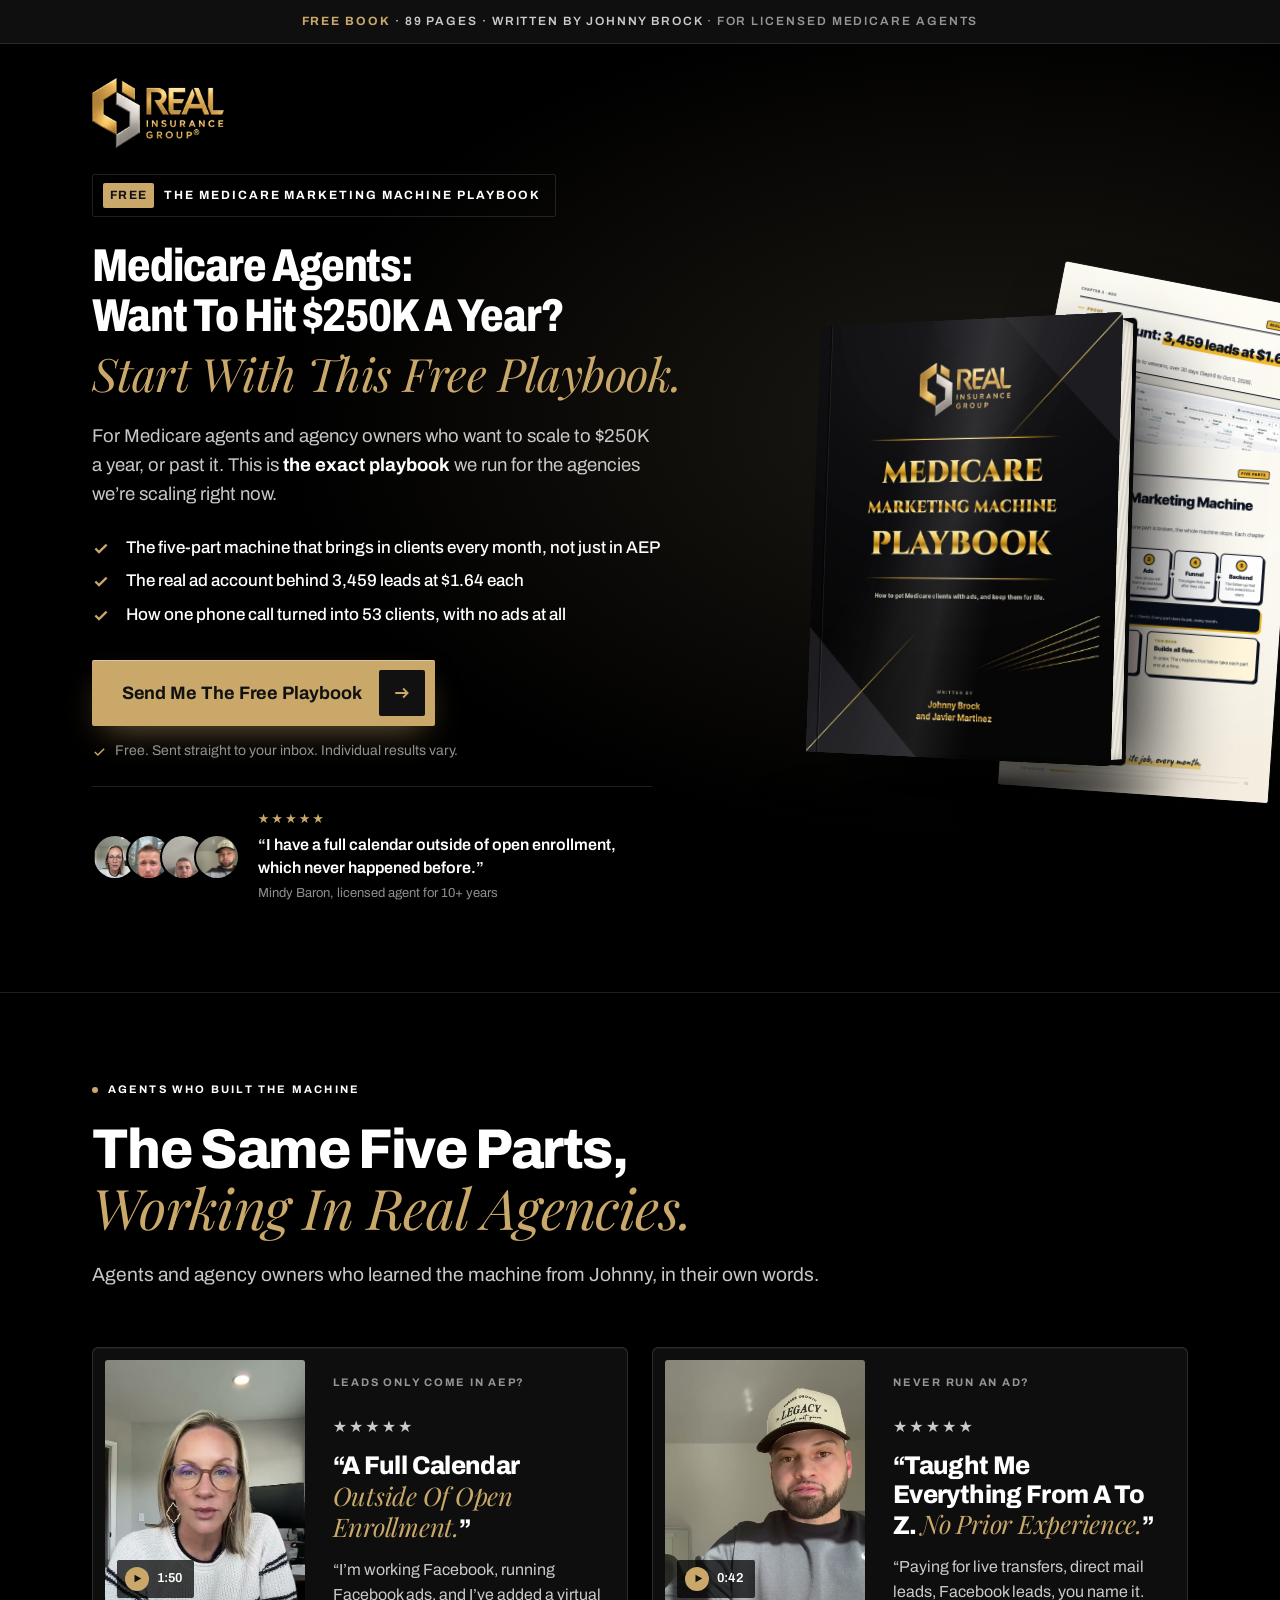
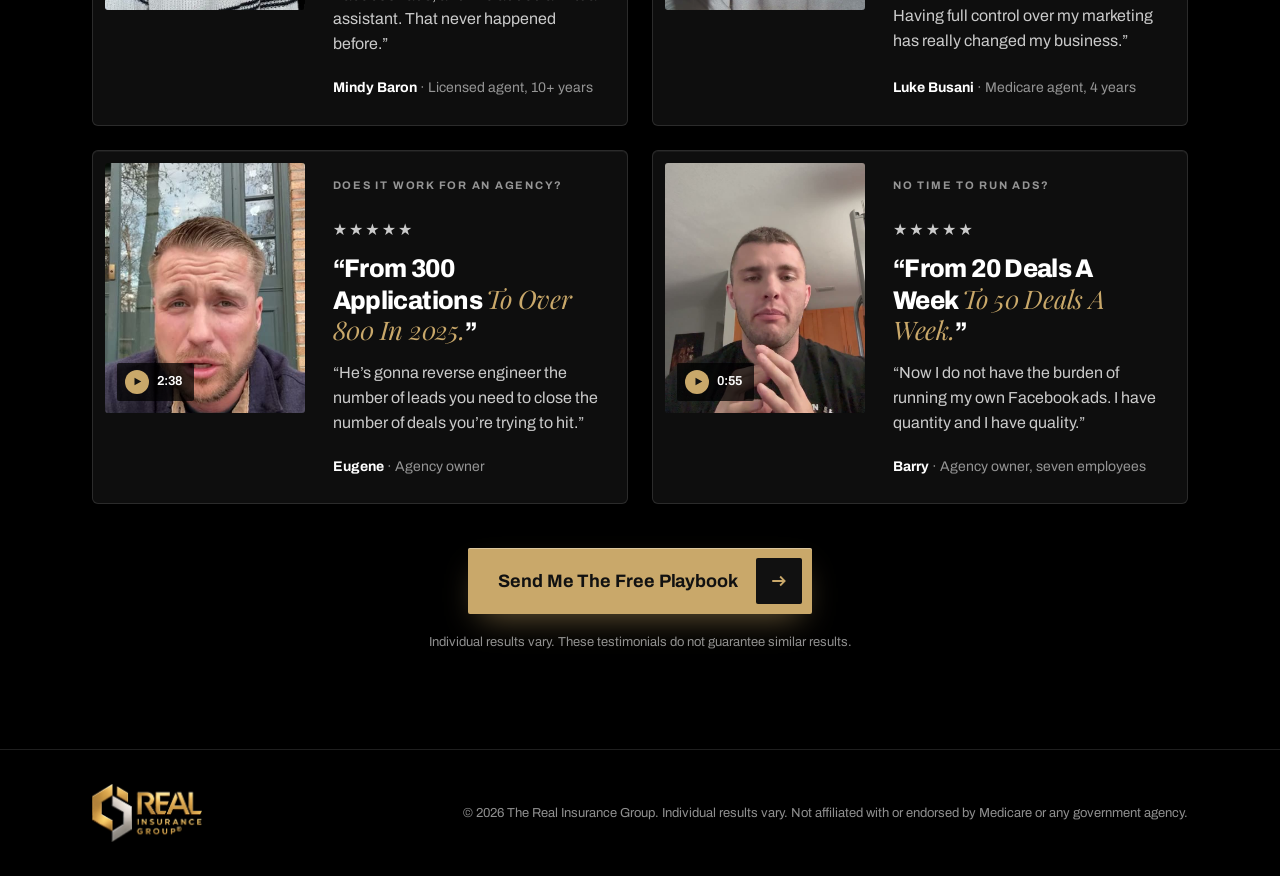
<file: simple.html>
<!doctype html>
<html lang="en">
<head>
<meta charset="utf-8">
<meta name="viewport" content="width=device-width, initial-scale=1">
<title>Free Playbook For Medicare Agents Who Want $250K A Year | The Real Insurance Group</title>
<meta name="description" content="The free 89-page playbook from Johnny Brock: how Medicare agents get clients from ads every month, not just in AEP, and keep them for life.">
<meta property="og:title" content="Free Book For Medicare Agents: The Medicare Marketing Machine Playbook">
<meta property="og:description" content="How Medicare agents get clients from ads every month, not just in AEP, and keep them for life. 89 pages, free.">
<meta property="og:image" content="assets/playbook-cover.webp">
<link rel="icon" href="assets/favicon.png">
<link rel="preconnect" href="https://fonts.googleapis.com"><link rel="preconnect" href="https://fonts.gstatic.com" crossorigin>
<link href="https://fonts.googleapis.com/css2?family=Archivo:wdth,wght@62..125,400..800&family=Playfair+Display:ital,wght@1,400;1,500&display=swap" rel="stylesheet">
<script async src="https://javmartz04-ship-it.github.io/brandridge-tracker/t.js" data-client="johnny" data-name="Johnny" data-funnel="Playbook Opt-In Simple"></script>
<script async src="https://javmartz04-ship-it.github.io/rig-playbook-optin/ghl/meta.js" data-funnel="playbook"></script>
<style>
:root{
  --black:#000;--soft:#0b0b0b;--card:#141414;--line-d:rgba(255,255,255,.12);
  --white:#fff;--paper:#f5f5f3;--ivory:#efede7;--ink:#0a0a0a;--body:#3d3d3d;--muted:#6b6b6b;--line:#e2e2df;
  --on-d:rgba(255,255,255,.78);--on-d-m:rgba(255,255,255,.56);
  --gold:#c9a86a;--gold-ink:#8a6a32;
  --r:2px;--ease:cubic-bezier(.32,.72,0,1);--spring:cubic-bezier(.34,1.3,.64,1);
  --disp:'Archivo',system-ui,sans-serif;--serif:'Playfair Display',Georgia,serif;
  --pad:clamp(20px,5.6vw,88px);--max:1240px;
}
*{box-sizing:border-box;margin:0;padding:0}
html{-webkit-text-size-adjust:100%;scroll-behavior:smooth}
body{font-family:var(--disp);font-size:18px;line-height:1.6;color:var(--body);background:var(--paper);-webkit-font-smoothing:antialiased;overflow-x:hidden}
img,video{display:block;max-width:100%;height:auto}
html,body{overflow-x:clip}
button{font:inherit;cursor:pointer;border:0;background:none;color:inherit}
.wrap{max-width:var(--max);margin:0 auto;padding:0 var(--pad)}
h1,h2,h3{font-family:var(--disp);color:var(--ink);font-weight:800;font-stretch:96%;letter-spacing:-.025em;line-height:1.02}
h2{font-size:clamp(34px,4.4vw,56px);text-wrap:balance}
.e{font-family:var(--serif);font-style:italic;font-weight:400;letter-spacing:-.01em;color:var(--gold-ink)}
.dark .e{color:var(--gold)}
.dark{background:var(--black);color:var(--on-d)}
.dark h1,.dark h2,.dark h3{color:var(--white)}
.label{display:inline-flex;align-items:center;gap:10px;font-size:11px;font-weight:700;letter-spacing:.2em;text-transform:uppercase;color:var(--ink);margin-bottom:22px}
.label::before{content:'';width:6px;height:6px;border-radius:50%;background:var(--gold)}
.dark .label{color:var(--white)}
.lead{font-size:clamp(18px,1.5vw,20px);line-height:1.6;color:var(--body)}
.dark .lead{color:var(--on-d)}

/* Button-in-button CTA */
.btn{display:inline-flex;align-items:center;gap:18px;padding:10px 10px 10px 30px;min-height:66px;background:var(--gold);color:#111;font-family:var(--disp);font-weight:700;font-size:18px;letter-spacing:-.005em;border-radius:var(--r);text-decoration:none;box-shadow:0 14px 34px -12px rgba(201,168,106,.55),inset 0 1px 0 rgba(255,255,255,.35);transition:transform .5s var(--ease),box-shadow .5s var(--ease),background .3s}
.btn i{display:grid;place-items:center;width:46px;height:46px;background:#111;color:var(--gold);border-radius:var(--r);transition:transform .5s var(--spring)}
.btn i svg{width:18px;height:18px}
.btn:hover{transform:translateY(-2px);box-shadow:0 20px 40px -14px rgba(201,168,106,.7),inset 0 1px 0 rgba(255,255,255,.35)}
.btn:hover i{transform:translateX(3px)}
.btn:active{transform:translateY(0) scale(.99)}
.btn:focus-visible{outline:2px solid var(--white);outline-offset:3px}
.paper .btn,.ivory .btn{background:var(--ink);color:var(--white);box-shadow:0 14px 30px -14px rgba(138,106,50,.55)}
.paper .btn i,.ivory .btn i{background:var(--gold);color:#111}
.micro{font-size:14px;color:var(--muted);margin-top:14px;display:flex;align-items:center;gap:8px}
.dark .micro{color:var(--on-d-m)}
.micro svg{width:15px;height:15px;flex:none;color:var(--gold)}

/* ---------- HERO ---------- */
.bar{background:#0f0f0f;border-bottom:1px solid var(--line-d);color:var(--on-d);font-size:12px;font-weight:600;letter-spacing:.16em;text-transform:uppercase;text-align:center;padding:12px 16px}
.bar b{color:var(--gold);font-weight:700}
.bar span{color:var(--on-d-m)}
.hero{position:relative;overflow:hidden;padding:34px 0 88px;background:radial-gradient(1200px 700px at 78% 40%,#1d1a14 0%,rgba(0,0,0,0) 60%),var(--black)}
.hero .wrap{position:relative}
.logo{display:block;width:132px;height:auto;margin-bottom:26px}
.h-grid{display:grid;grid-template-columns:minmax(0,1.28fr) minmax(0,.72fr);gap:24px;align-items:center}
.tag{display:inline-flex;align-items:center;gap:10px;padding:8px 14px 8px 10px;border:1px solid var(--line-d);border-radius:var(--r);font-size:12px;font-weight:700;letter-spacing:.16em;text-transform:uppercase;color:var(--white);margin-bottom:26px}
.tag em{font-style:normal;background:var(--gold);color:#111;padding:3px 7px;border-radius:var(--r);letter-spacing:.12em}
.hero h1{font-size:clamp(40px,3.6vw,52px);font-stretch:80%;color:var(--white);letter-spacing:-.022em;line-height:1}
.hero h1 .call{display:block;color:var(--white)}
.hero h1 .e{display:block;font-size:1em;line-height:1.08;margin-top:6px;color:var(--gold);text-wrap:balance}
.hero .sub{margin:20px 0 22px;max-width:560px;font-size:clamp(18px,1.45vw,21px);line-height:1.55;color:var(--on-d)}
.hero .sub b{color:var(--white);font-weight:700}
.why{list-style:none;max-width:600px;margin:0 0 28px}
.why li{display:grid;grid-template-columns:22px 1fr;gap:12px;align-items:start;padding:5px 0;font-size:17px;line-height:1.4;color:var(--white);font-weight:500}
.why li svg{width:18px;height:18px;margin-top:3px;color:var(--gold)}
.proof{display:flex;align-items:center;gap:18px;margin-top:24px;padding-top:22px;border-top:1px solid var(--line-d);max-width:560px}
.faces{display:flex;flex:none}
.faces img{width:46px;height:46px;border-radius:50%;object-fit:cover;object-position:50% 22%;border:2px solid var(--black);margin-left:-12px;background:#222}
.faces img:first-child{margin-left:0}
.proof q{display:block;quotes:none;color:var(--white);font-size:16px;font-weight:600;line-height:1.4}
.proof small{display:block;margin-top:4px;font-size:13px;color:var(--on-d-m)}
.stars{color:var(--gold);letter-spacing:2px;font-size:13px;margin-bottom:4px}

/* The book */
.stage{position:relative;height:600px;display:grid;place-items:center;perspective:2200px}
.sheet{position:absolute;width:270px;aspect-ratio:1100/1424;background:#fff;border-radius:var(--r);box-shadow:0 30px 60px -20px rgba(0,0,0,.8),0 0 0 1px rgba(255,255,255,.06);overflow:hidden;opacity:0;transition:opacity 1.2s var(--ease),transform 1.4s var(--ease)}
.sheet img{width:100%;height:100%;object-fit:cover}
.sheet.s1{transform:translate(150px,-60px) rotate(9deg)}
.sheet.s2{transform:translate(120px,90px) rotate(3deg)}
.on .sheet.s1{opacity:1;transform:translate(170px,-80px) rotate(11deg)}
.on .sheet.s2{opacity:1;transform:translate(150px,80px) rotate(4deg)}
.book{position:relative;width:340px;aspect-ratio:1000/1294;transform-style:preserve-3d;transform:rotateY(-26deg) rotateX(4deg) translateX(-30px);transition:transform 1.6s var(--ease)}
.book:hover{transform:rotateY(-14deg) rotateX(3deg) translateX(-30px)}
.cover{position:absolute;inset:0;border-radius:2px 5px 5px 2px;overflow:hidden;transform:translateZ(18px);box-shadow:inset 6px 0 10px -4px rgba(255,255,255,.18),inset 1px 0 0 rgba(255,255,255,.12)}
.cover img{width:100%;height:100%;object-fit:cover}
.cover::after{content:'';position:absolute;inset:0;background:linear-gradient(100deg,rgba(255,255,255,0) 30%,rgba(255,255,255,.09) 48%,rgba(255,255,255,0) 62%);pointer-events:none}
.cover::before{content:'';position:absolute;left:12px;top:0;bottom:0;width:2px;background:rgba(0,0,0,.45);box-shadow:1px 0 0 rgba(255,255,255,.08);z-index:1}
.pages{position:absolute;top:6px;bottom:6px;left:100%;width:34px;transform-origin:left center;transform:translateX(-4px) translateZ(16px) rotateY(90deg);background:repeating-linear-gradient(90deg,#f3f0e8 0 1px,#d9d4c7 1px 2px);box-shadow:inset 0 0 12px rgba(0,0,0,.25)}
.back{position:absolute;inset:0;border-radius:2px 5px 5px 2px;background:#070707;transform:translateZ(-18px);box-shadow:30px 40px 80px -10px rgba(0,0,0,.9)}
.floor{position:absolute;left:50%;bottom:28px;width:420px;height:46px;transform:translateX(-56%);background:radial-gradient(closest-side,rgba(0,0,0,.95),rgba(0,0,0,0));filter:blur(6px)}
.pg-ct{position:absolute;right:6px;bottom:40px;font-size:12px;font-weight:700;letter-spacing:.16em;text-transform:uppercase;color:var(--on-d-m);display:flex;align-items:center;gap:10px}
.pg-ct::before{content:'';width:28px;height:1px;background:var(--gold)}

/* reveals */
.js .rv{opacity:0;transform:translateY(14px);transition:opacity .6s var(--ease),transform .6s var(--ease)}
.js .rv.shown{opacity:1;transform:none}
.ln{display:block;overflow:hidden;padding-bottom:.08em}
.ln>span{display:block;white-space:nowrap;transform:translateY(105%);transition:transform 1.1s var(--ease)}
.on .ln>span{transform:none}
.on .ln:nth-child(2)>span{transition-delay:.12s}
.on .ln:nth-child(3)>span{transition-delay:.24s}

/* ---------- PROBLEM ---------- */
.sec{padding:96px 0}
.prob .p-grid{display:grid;grid-template-columns:minmax(0,.95fr) minmax(0,1.05fr);gap:80px;align-items:start}
.prob h2{max-width:520px}
.prob .agit{margin-top:28px;max-width:470px}
.prob .agit b{color:var(--ink)}
.symp{list-style:none;border-top:1px solid var(--line)}
.symp li{display:grid;grid-template-columns:48px 1fr;gap:12px;padding:22px 0;border-bottom:1px solid var(--line);font-size:19px;color:var(--ink);font-weight:500;line-height:1.45}
.symp li span{font-size:13px;font-weight:700;letter-spacing:.12em;color:var(--gold-ink);padding-top:4px}
.symp-h{font-size:13px;font-weight:700;letter-spacing:.16em;text-transform:uppercase;color:var(--muted);margin-bottom:12px}

/* ---------- REFRAME ---------- */
.reframe{padding:104px 0;text-align:center;background:var(--black)}
.reframe h2{font-size:clamp(38px,5.4vw,76px);max-width:1000px;margin:0 auto}
.reframe h2 .e{display:block}
.reframe p{max-width:640px;margin:30px auto 0;font-size:20px;color:var(--on-d)}
.eq{display:flex;flex-wrap:wrap;justify-content:center;align-items:center;gap:10px 14px;margin:56px auto 0;max-width:1000px}
.eq span{padding:14px 20px;border:1px solid var(--line-d);border-radius:var(--r);color:var(--white);font-weight:700;font-size:17px}
.eq span small{display:block;font-size:11px;letter-spacing:.16em;color:var(--gold);font-weight:700;margin-bottom:2px}
.eq i{font-style:normal;color:var(--on-d-m);font-size:20px}
.eq .res{background:var(--gold);color:#111;border-color:var(--gold)}

/* ---------- MECHANISM ---------- */
.mech{background:var(--ivory)}
.m-top{display:grid;grid-template-columns:minmax(0,1fr) minmax(0,.8fr);gap:60px;align-items:end;margin-bottom:64px}
.m-grid{display:block}
.parts{list-style:none;display:grid;grid-template-columns:repeat(2,minmax(0,1fr));column-gap:64px}
.parts li{display:grid;grid-template-columns:56px 1fr auto;gap:18px;align-items:baseline;padding:28px 0;border-top:1px solid rgba(10,10,10,.14)}
.parts li:nth-last-child(-n+2){border-bottom:1px solid rgba(10,10,10,.14)}
.parts .n{font-size:15px;font-weight:700;letter-spacing:.1em;color:var(--gold-ink)}
.parts h3{font-size:clamp(24px,2.3vw,30px);margin-bottom:6px}
.parts p{font-size:17px;color:var(--body);max-width:560px}
.parts .pg{font-size:13px;font-weight:600;color:var(--muted);white-space:nowrap}
.parts li.bonus h3 .e{font-size:.95em}
.shell{padding:10px;background:rgba(10,10,10,.05);border:1px solid rgba(10,10,10,.08);border-radius:6px;box-shadow:0 30px 60px -30px rgba(0,0,0,.35)}
.shell .core{border-radius:3px;overflow:hidden;background:#fff;box-shadow:inset 0 1px 0 rgba(255,255,255,.9)}
.m-art{position:sticky;top:40px}
.m-art figcaption{font-size:14px;color:var(--muted);margin-top:14px}

/* ---------- INSIDE ---------- */
.inside{background:var(--paper)}
.in-h{display:flex;justify-content:space-between;align-items:end;gap:40px;margin-bottom:48px}
.in-h p{max-width:420px}
.rail{display:grid;grid-auto-flow:column;grid-auto-columns:minmax(260px,1fr);gap:24px;overflow-x:auto;scroll-snap-type:x mandatory;padding-bottom:22px;scrollbar-width:thin}
.rail figure{scroll-snap-align:start}
.rail .shell{background:rgba(10,10,10,.04)}
.rail figcaption{margin-top:16px}
.rail figcaption small{display:block;font-size:12px;font-weight:700;letter-spacing:.16em;text-transform:uppercase;color:var(--gold-ink);margin-bottom:4px}
.rail figcaption b{display:block;color:var(--ink);font-size:18px;line-height:1.35}
.fine{font-size:13px;color:var(--muted);margin-top:18px}
.dark .fine{color:var(--on-d-m)}

/* ---------- PROOF ---------- */
.proofs{background:var(--black)}
.pr-h{max-width:820px;margin-bottom:56px}
.pr-h .lead{margin-top:20px}
.t-grid{display:grid;grid-template-columns:repeat(2,minmax(0,1fr));gap:24px}
.t{display:grid;grid-template-columns:200px 1fr;gap:28px;padding:12px;background:#0e0e0e;border:1px solid var(--line-d);border-radius:6px;box-shadow:inset 0 1px 0 rgba(255,255,255,.05)}
.t .v{position:relative;aspect-ratio:4/5;border-radius:3px;overflow:hidden;background:#1a1a1a}
.t .v img{width:100%;height:100%;object-fit:cover;object-position:50% 25%;transition:transform 1s var(--ease)}
.t .v:hover img{transform:scale(1.04)}
.t .pl{position:absolute;left:12px;bottom:12px;display:flex;align-items:center;gap:8px;padding:7px 12px 7px 8px;background:rgba(0,0,0,.72);border-radius:var(--r);color:#fff;font-size:13px;font-weight:600}
.t .pl i{display:grid;place-items:center;width:24px;height:24px;background:var(--gold);color:#111;border-radius:50%}
.t .pl svg{width:9px;height:9px;margin-left:2px}
.t-c{padding:14px 14px 14px 0;display:flex;flex-direction:column}
.t-c .stars{margin-bottom:12px}
.t-c h3{font-size:clamp(22px,2vw,27px);line-height:1.12;color:var(--white)}
.t-c h3 .e{color:var(--gold)}
.t-c p{margin-top:14px;font-size:16px;color:var(--on-d);line-height:1.55}
.t-c .by{margin-top:auto;padding-top:20px;font-size:14px;color:var(--on-d-m)}
.t-c .by b{color:var(--white);font-weight:700}
.obj{display:block;font-size:11px;font-weight:700;letter-spacing:.16em;text-transform:uppercase;color:var(--on-d-m);margin-bottom:10px}

.proofs.simple{border-top:1px solid var(--line-d);padding-top:80px}
.pr-cta{margin-top:44px;display:flex;flex-direction:column;align-items:center;text-align:center}
.pr-cta .fine{margin-top:18px}
/* ---------- AUTHORS ---------- */
.auth .a-grid{display:grid;grid-template-columns:minmax(0,.9fr) minmax(0,1.1fr);gap:80px;align-items:center}
.a-photos{position:relative}
.a-photos .j{width:100%;height:auto}
.a-photos .jv{position:absolute;right:-24px;bottom:-28px;width:34%;padding:8px;background:var(--paper);border-radius:4px;box-shadow:0 24px 50px -20px rgba(0,0,0,.45)}
.a-photos .jv img{border-radius:2px;aspect-ratio:1/1;object-fit:cover;width:100%}
.a-photos .jv span{display:block;font-size:13px;font-weight:700;color:var(--ink);padding:10px 4px 2px}
.a-photos .jv small{display:block;font-size:12px;color:var(--muted);padding:0 4px 4px}
.stats{display:grid;grid-template-columns:repeat(2,minmax(0,1fr));gap:0;margin-top:40px;border-top:1px solid var(--line)}
.stats div{padding:24px 0 22px;border-bottom:1px solid var(--line)}
.stats div:nth-child(odd){padding-right:24px;border-right:1px solid var(--line)}
.stats div:nth-child(even){padding-left:28px}
.stats b{display:block;font-size:clamp(34px,3.4vw,46px);font-weight:800;color:var(--ink);letter-spacing:-.03em;line-height:1;font-variant-numeric:tabular-nums}
.stats span{display:block;margin-top:8px;font-size:15px;color:var(--muted);line-height:1.4}
.auth .lead+.lead{margin-top:18px}
.auth h2{margin-bottom:26px}

/* ---------- QUALIFY ---------- */
.qual{background:var(--ivory)}
.qual h2{text-align:center;max-width:860px;margin:0 auto 56px}
.q-grid{display:grid;grid-template-columns:repeat(2,minmax(0,1fr));gap:24px;max-width:1080px;margin:0 auto}
.q{padding:42px 40px;border-radius:6px;background:#fff;border:1px solid var(--line)}
.q.no{background:transparent;border:1px solid rgba(10,10,10,.14)}
.q h3{font-size:24px;margin-bottom:22px}
.q ul{list-style:none}
.q li{display:grid;grid-template-columns:26px 1fr;gap:12px;padding:12px 0;font-size:17px;color:var(--ink);line-height:1.5;border-top:1px solid var(--line)}
.q li:first-child{border-top:0}
.q li svg{width:18px;height:18px;margin-top:4px;color:var(--gold-ink)}
.q.no li{color:var(--body)}
.q.no li svg{color:var(--muted)}

/* ---------- FAQ ---------- */
.faq .f-grid{display:grid;grid-template-columns:minmax(0,.7fr) minmax(0,1.3fr);gap:80px}
.faq details{border-top:1px solid var(--line)}
.faq details:last-child{border-bottom:1px solid var(--line)}
.faq summary{list-style:none;display:flex;justify-content:space-between;gap:24px;align-items:center;padding:26px 0;font-size:20px;font-weight:700;color:var(--ink);cursor:pointer}
.faq summary::-webkit-details-marker{display:none}
.faq summary i{flex:none;width:30px;height:30px;border:1px solid var(--line);border-radius:50%;display:grid;place-items:center;transition:transform .5s var(--ease)}
.faq summary i svg{width:12px;height:12px}
.faq details[open] summary i{transform:rotate(45deg)}
.faq details p{padding:0 60px 26px 0;font-size:17px;color:var(--body)}

/* ---------- CLOSE ---------- */
.close{padding:104px 0 96px;background:radial-gradient(900px 500px at 50% 110%,#1d1a14 0%,rgba(0,0,0,0) 70%),var(--black);text-align:center}
.close .mini{width:200px;margin:0 auto 46px;perspective:1600px}
.close .mini .book{width:200px;transform:rotateY(-20deg) rotateX(3deg)}
.close .mini .pages{width:20px}
.close h2{max-width:980px;margin:0 auto}
.close h2 .e{display:block}
.close .lead{max-width:600px;margin:24px auto 36px}
.close .micro{justify-content:center}
footer{background:var(--black);border-top:1px solid var(--line-d);padding:34px 0;color:var(--on-d-m);font-size:13px}
footer .wrap{display:flex;justify-content:space-between;gap:24px;flex-wrap:wrap;align-items:center}
footer img{width:110px;height:auto}

/* ---------- OPT-IN POP-UP ---------- */
.op{position:fixed;inset:0;z-index:50;display:grid;place-items:center;padding:20px;visibility:hidden}
.op.open{visibility:visible}
.op .scrim{position:absolute;inset:0;background:rgba(0,0,0,.72);backdrop-filter:blur(6px);-webkit-backdrop-filter:blur(6px);opacity:0;transition:opacity .45s var(--ease)}
.op.open .scrim{opacity:1}
.op-card{position:relative;width:min(880px,100%);max-height:calc(100dvh - 40px);overflow:auto;display:grid;grid-template-columns:300px 1fr;background:#fff;border-radius:6px;box-shadow:0 40px 100px -30px rgba(0,0,0,.8);transform:translateY(24px) scale(.98);opacity:0;transition:transform .6s var(--ease),opacity .45s var(--ease)}
.op.open .op-card{transform:none;opacity:1}
.op-art{background:radial-gradient(400px 300px at 50% 60%,#1d1a14,#000);display:grid;place-items:center;padding:40px 30px;perspective:1400px}
.op-art .book{width:190px;transform:rotateY(-22deg) rotateX(3deg)}
.op-art .pages{width:18px}
.op-f{padding:44px 44px 36px}
.op-f .k{font-size:12px;font-weight:700;letter-spacing:.16em;text-transform:uppercase;color:var(--gold-ink);margin-bottom:12px}
.op-f h2{font-size:clamp(28px,3vw,36px);margin-bottom:10px}
.op-f .help{font-size:16px;color:var(--muted);margin-bottom:24px}
.fld{margin-bottom:14px}
.fld label{display:block;font-size:14px;font-weight:700;color:var(--ink);margin-bottom:6px}
.fi{width:100%;height:58px;padding:0 16px;font:inherit;font-size:17px;color:var(--ink);background:var(--paper);border:1px solid var(--line);border-radius:var(--r);transition:border-color .2s,box-shadow .2s}
.fi:focus{outline:0;border-color:var(--ink);box-shadow:0 0 0 3px rgba(201,168,106,.35);background:#fff}
.fi.bad{border-color:#b3261e}
.err{font-size:13px;color:#b3261e;margin-top:6px}
.op-f .btn{width:100%;justify-content:space-between;text-align:left;margin-top:10px;background:var(--ink);color:#fff}
.op-f .btn i{background:var(--gold);color:#111}
.op-f .btn:disabled{opacity:.7;cursor:progress}
.consent{font-size:12px;line-height:1.5;color:var(--muted);margin-top:14px}
.op-x{position:absolute;top:14px;right:14px;width:40px;height:40px;border-radius:50%;display:grid;place-items:center;color:var(--ink);background:var(--paper);z-index:2}
.op-x svg{width:14px;height:14px}
.done{text-align:left}
.done .ic{width:54px;height:54px;border-radius:50%;background:var(--gold);display:grid;place-items:center;margin-bottom:22px}
.done .ic svg{width:22px;height:22px;color:#111}

/* video modal */
.vm{position:fixed;inset:0;z-index:60;background:rgba(0,0,0,.92);display:grid;place-items:center;padding:20px}
.vm[hidden]{display:none}
.vm video{max-height:88dvh;max-width:min(520px,100%);border-radius:4px;background:#000}
.vm .op-x{background:#fff}

/* ---------- RESPONSIVE ---------- */
@media (max-width:1100px){
  .stage{height:560px}
  .book{width:320px}
  .sheet{width:250px}
}
@media (max-width:900px){
  .ln>span{white-space:normal}
  body{font-size:17px}
  .hero{padding:26px 0 64px}
  .logo{width:120px;margin:0 auto 30px}
  .h-grid{grid-template-columns:1fr;gap:10px;text-align:center}
  .tag{margin-bottom:18px;font-size:10.5px;letter-spacing:.12em}
  .hero .sub{margin:16px auto 18px}
  .why{margin:0 auto 22px;text-align:left;max-width:340px}
  .why li{font-size:15.5px;padding:4px 0}
  .hero .cta{display:flex;flex-direction:column;align-items:center}
  .micro{justify-content:center;text-align:left}
  .hero .micro{font-size:13px}
  .proof{margin:26px auto 0;text-align:left}
  .stage{height:430px;order:3;margin-top:10px}
  .book{width:240px;transform:rotateY(-22deg) rotateX(3deg) translateX(-24px)}
  .pages{width:24px}
  .sheet{width:190px}
  .on .sheet.s1{transform:translate(100px,-50px) rotate(11deg)}
  .on .sheet.s2{transform:translate(90px,50px) rotate(4deg)}
  .floor{width:280px;bottom:20px}
  .pg-ct{right:50%;transform:translateX(50%);bottom:0}
  .sec{padding:80px 0}
  .prob .p-grid,.m-top,.m-grid,.auth .a-grid,.faq .f-grid{grid-template-columns:1fr;gap:40px}
  .parts{grid-template-columns:1fr}
  .parts li:nth-last-child(2){border-bottom:0}
  .m-top{margin-bottom:36px}
  .in-h{flex-direction:column;align-items:start}
  .t-grid,.q-grid{grid-template-columns:1fr}
  .reframe{padding:84px 0}
  .a-photos{max-width:440px;margin-right:28px}
  .q{padding:32px 26px}
}
@media (max-width:560px){
  .bar{font-size:10.5px;letter-spacing:.12em;padding:10px 12px}
  .bar span{display:none}
  .hero h1{font-size:clamp(32px,9vw,42px)}
  .hero{padding-top:18px}
  .logo{width:104px;margin-bottom:18px}
  .btn{font-size:17px;padding-left:24px;min-height:62px}
  .t{grid-template-columns:1fr;gap:6px}
  .t .v{aspect-ratio:16/12}
  .t-c{padding:14px 8px 10px}
  .parts li{grid-template-columns:44px 1fr;gap:12px}
  .parts .pg{grid-column:2}
  .op-card{grid-template-columns:1fr}
  .op-art{display:none}
  .op-f{padding:34px 22px 26px}
  .op-f .btn{font-size:16px;padding-left:20px;gap:12px}
  .faq summary{font-size:18px}
  .faq details p{padding-right:0}
  .stats div:nth-child(even){padding-left:18px}
  .stats div:nth-child(odd){padding-right:14px}
}
@media (max-width:560px) and (max-height:800px){
  .hero .tag{display:none}
  .hero .sub{font-size:16px;margin:12px auto 12px}
  .why{margin-bottom:16px}
  .why li{font-size:14.5px;padding:2px 0}
  .hero h1{font-size:clamp(30px,8.4vw,38px)}
}
@media (prefers-reduced-motion:reduce){
  *,*::before,*::after{transition:none!important;animation:none!important}
  .rv{opacity:1;transform:none;filter:none}
  .ln>span{transform:none}
  .sheet{opacity:1}
}
</style>
</head>
<body>

<div class="bar"><b>Free Book</b> &middot; 89 Pages &middot; Written By Johnny Brock<span> &middot; For Licensed Medicare Agents</span></div>

<header class="hero dark" id="top">
  <div class="wrap">
    <img class="logo" src="assets/rig-logo-nav.webp" alt="The Real Insurance Group" width="300" height="120">
    <div class="h-grid">
      <div>
        <p class="tag"><em>Free</em>The Medicare Marketing Machine Playbook</p>
        <h1><span class="ln"><span class="call">Medicare Agents:</span></span><span class="ln"><span class="call">Want To Hit $250K A&nbsp;Year?</span></span><span class="ln"><span class="e">Start With This Free Playbook.</span></span></h1>
        <p class="sub">For Medicare agents and agency owners who want to scale to $250K a year, or past it. This is <b>the exact playbook</b> we run for the agencies we&rsquo;re scaling right now.</p>
        <ul class="why">
          <li><svg viewBox="0 0 16 16" fill="none" stroke="currentColor" stroke-width="2"><path d="M3 8.5l3.2 3.2L13 5"/></svg><span>The five-part machine that brings in clients every month, not just in AEP</span></li>
          <li><svg viewBox="0 0 16 16" fill="none" stroke="currentColor" stroke-width="2"><path d="M3 8.5l3.2 3.2L13 5"/></svg><span>The real ad account behind 3,459 leads at $1.64 each</span></li>
          <li><svg viewBox="0 0 16 16" fill="none" stroke="currentColor" stroke-width="2"><path d="M3 8.5l3.2 3.2L13 5"/></svg><span>How one phone call turned into 53 clients, with no ads at all</span></li>
        </ul>
        <div class="cta">
          <a class="btn" href="#optin" data-optin>Send Me The Free Playbook<i><svg viewBox="0 0 16 16" fill="none" stroke="currentColor" stroke-width="1.6"><path d="M2 8h11M9 4l4 4-4 4"/></svg></i></a>
          <p class="micro"><svg viewBox="0 0 16 16" fill="none" stroke="currentColor" stroke-width="1.6"><path d="M3 8.5l3.2 3.2L13 5"/></svg>Free. Sent straight to your inbox. Individual results vary.</p>
        </div>
        <div class="proof">
          <div class="faces" aria-hidden="true"><img src="assets/video/mindy.jpg" alt=""><img src="assets/video/eugene.jpg" alt=""><img src="assets/video/barry.jpg" alt=""><img src="assets/video/luke.jpg" alt=""></div>
          <div><p class="stars" aria-label="5 stars">&#9733;&#9733;&#9733;&#9733;&#9733;</p><q>&ldquo;I have a full calendar outside of open enrollment, which never happened before.&rdquo;</q><small>Mindy Baron, licensed agent for 10+ years</small></div>
        </div>
      </div>
      <div class="stage" aria-hidden="true">
        <div class="sheet s1"><img src="assets/pages/p53.webp" alt=""></div>
        <div class="sheet s2"><img src="assets/pages/p12.webp" alt=""></div>
        <div class="book"><div class="back"></div><div class="pages"></div><div class="cover"><img src="assets/playbook-cover.webp" alt=""></div></div>
        <div class="floor"></div>
      </div>
    </div>
  </div>
</header>

<main>

<section class="sec proofs dark simple">
  <div class="wrap">
    <div class="pr-h rv">
      <p class="label">Agents Who Built The Machine</p>
      <h2>The Same Five Parts, <span class="e">Working In Real Agencies.</span></h2>
      <p class="lead">Agents and agency owners who learned the machine from Johnny, in their own words.</p>
    </div>
    <div class="t-grid">
      <article class="t rv">
        <button class="v" data-video="mindy" aria-label="Play Mindy Baron&rsquo;s story, 1 minute 50"><img src="assets/video/mindy.jpg" alt="Mindy Baron" loading="lazy"><span class="pl"><i><svg viewBox="0 0 12 12" fill="currentColor"><path d="M2 1l9 5-9 5z"/></svg></i>1:50</span></button>
        <div class="t-c"><span class="obj">Leads only come in AEP?</span><p class="stars">&#9733;&#9733;&#9733;&#9733;&#9733;</p><h3>&ldquo;A Full Calendar <span class="e">Outside Of Open Enrollment.</span>&rdquo;</h3><p>&ldquo;I&rsquo;m working Facebook, running Facebook ads, and I&rsquo;ve added a virtual assistant. That never happened before.&rdquo;</p><p class="by"><b>Mindy Baron</b> &middot; Licensed agent, 10+ years</p></div>
      </article>
      <article class="t rv">
        <button class="v" data-video="luke" aria-label="Play Luke Busani&rsquo;s story, 42 seconds"><img src="assets/video/luke.jpg" alt="Luke Busani" loading="lazy"><span class="pl"><i><svg viewBox="0 0 12 12" fill="currentColor"><path d="M2 1l9 5-9 5z"/></svg></i>0:42</span></button>
        <div class="t-c"><span class="obj">Never run an ad?</span><p class="stars">&#9733;&#9733;&#9733;&#9733;&#9733;</p><h3>&ldquo;Taught Me Everything From A To Z. <span class="e">No Prior Experience.</span>&rdquo;</h3><p>&ldquo;Paying for live transfers, direct mail leads, Facebook leads, you name it. Having full control over my marketing has really changed my business.&rdquo;</p><p class="by"><b>Luke Busani</b> &middot; Medicare agent, 4 years</p></div>
      </article>
      <article class="t rv">
        <button class="v" data-video="eugene" aria-label="Play Eugene&rsquo;s story, 2 minutes 38"><img src="assets/video/eugene.jpg" alt="Eugene" loading="lazy"><span class="pl"><i><svg viewBox="0 0 12 12" fill="currentColor"><path d="M2 1l9 5-9 5z"/></svg></i>2:38</span></button>
        <div class="t-c"><span class="obj">Does it work for an agency?</span><p class="stars">&#9733;&#9733;&#9733;&#9733;&#9733;</p><h3>&ldquo;From 300 Applications <span class="e">To Over 800 In 2025.</span>&rdquo;</h3><p>&ldquo;He&rsquo;s gonna reverse engineer the number of leads you need to close the number of deals you&rsquo;re trying to hit.&rdquo;</p><p class="by"><b>Eugene</b> &middot; Agency owner</p></div>
      </article>
      <article class="t rv">
        <button class="v" data-video="barry" aria-label="Play Barry&rsquo;s story, 55 seconds"><img src="assets/video/barry.jpg" alt="Barry" loading="lazy" style="object-position:50% 72%"><span class="pl"><i><svg viewBox="0 0 12 12" fill="currentColor"><path d="M2 1l9 5-9 5z"/></svg></i>0:55</span></button>
        <div class="t-c"><span class="obj">No time to run ads?</span><p class="stars">&#9733;&#9733;&#9733;&#9733;&#9733;</p><h3>&ldquo;From 20 Deals A Week <span class="e">To 50 Deals A Week.</span>&rdquo;</h3><p>&ldquo;Now I do not have the burden of running my own Facebook ads. I have quantity and I have quality.&rdquo;</p><p class="by"><b>Barry</b> &middot; Agency owner, seven employees</p></div>
      </article>
    </div>
    <div class="pr-cta"><a class="btn" href="#optin" data-optin>Send Me The Free Playbook<i><svg viewBox="0 0 16 16" fill="none" stroke="currentColor" stroke-width="1.6"><path d="M2 8h11M9 4l4 4-4 4"/></svg></i></a><p class="fine">Individual results vary. These testimonials do not guarantee similar results.</p></div>
  </div>
</section>

</main>

<footer>
  <div class="wrap"><img src="assets/rig-logo.webp" alt="The Real Insurance Group" loading="lazy"><p>&copy; <span id="yr">2026</span> The Real Insurance Group. Individual results vary. Not affiliated with or endorsed by Medicare or any government agency.</p></div>
</footer>

<!-- Opt-in pop-up -->
<div class="op" id="op" inert>
  <div class="scrim"></div>
  <div class="op-card" role="dialog" aria-modal="true" aria-labelledby="opT">
    <button class="op-x" id="opX" type="button" aria-label="Close"><svg viewBox="0 0 14 14" fill="none" stroke="currentColor" stroke-width="1.6"><path d="M2 2l10 10M12 2L2 12"/></svg></button>
    <div class="op-art" aria-hidden="true"><div class="book"><div class="back"></div><div class="pages"></div><div class="cover"><img src="assets/playbook-cover.webp" alt=""></div></div></div>
    <div class="op-f" id="opF">
      <form id="opForm" novalidate>
        <p class="k">Free &middot; 89 Pages &middot; PDF</p>
        <h2 id="opT">Where Should We Send Your Playbook?</h2>
        <p class="help">It goes straight to your inbox.</p>
        <div class="fld"><label for="f_name">Full Name</label><input class="fi" id="f_name" name="full_name" type="text" autocomplete="name" placeholder="Jordan Rivera" required><p class="err" role="alert" hidden></p></div>
        <div class="fld"><label for="f_email">Email Address</label><input class="fi" id="f_email" name="email" type="email" autocomplete="email" placeholder="you@agency.com" required><p class="err" role="alert" hidden></p></div>
        <div class="fld"><label for="f_phone">Phone Number</label><input class="fi" id="f_phone" name="phone" type="tel" inputmode="tel" autocomplete="tel" placeholder="(555) 123-4567" required><p class="err" role="alert" hidden></p></div>
        <button class="btn" type="submit">Send Me The Free Playbook<i><svg viewBox="0 0 16 16" fill="none" stroke="currentColor" stroke-width="1.6"><path d="M2 8h11M9 4l4 4-4 4"/></svg></i></button>
        <p class="consent">By submitting, you agree to get emails and texts from The Real Insurance Group about the Playbook and our training. Message and data rates may apply. Reply STOP to opt out at any time.</p>
      </form>
    </div>
  </div>
</div>

<div class="vm" id="vm" hidden role="dialog" aria-modal="true" aria-label="Agent story"><button class="op-x" id="vmX" type="button" aria-label="Close video"><svg viewBox="0 0 14 14" fill="none" stroke="currentColor" stroke-width="1.6"><path d="M2 2l10 10M12 2L2 12"/></svg></button><video id="vmP" controls playsinline></video></div>

<script>
document.documentElement.classList.add('js');
// ---------- CONFIG ----------
const CONFIG = {
  WEBHOOK: 'https://services.leadconnectorhq.com/hooks/6R8qbbSpBWNiFPaF6WsI/webhook-trigger/dd9a41bf-9b84-47b7-9d9b-56b1c16c6fc0',          // GHL inbound webhook for Playbook opt-ins. Empty = nothing is sent.
  NEXT: 'vsl.html',     // Page 2 (check your email + VSL). Empty = show the confirmation in the pop-up.
  SOURCE: 'playbook_optin_simple'
};
// ----------------------------

const $ = id => document.getElementById(id);
document.getElementById('yr').textContent = new Date().getFullYear();

// Hero entrance
requestAnimationFrame(() => document.querySelector('.hero').classList.add('on'));

// Scroll reveals + count-ups
const io = new IntersectionObserver(es => es.forEach(e => {
  if (!e.isIntersecting) return;
  e.target.classList.add('shown'); io.unobserve(e.target);
  e.target.querySelectorAll('[data-count]').forEach(countUp);
}), { threshold: 0, rootMargin: '0px 0px 120px 0px' });
document.querySelectorAll('.rv').forEach(el => io.observe(el));
function countUp(el) {
  const end = +el.dataset.count, pre = el.dataset.pre || '', post = el.dataset.post || '';
  if (matchMedia('(prefers-reduced-motion: reduce)').matches) return;
  const t0 = performance.now(), d = 1400;
  const tick = t => { const p = Math.min(1, (t - t0) / d), v = Math.round(end * (1 - Math.pow(1 - p, 3))); el.textContent = pre + v.toLocaleString('en-US') + post; if (p < 1) requestAnimationFrame(tick); };
  requestAnimationFrame(tick);
}

// Opt-in pop-up
const op = $('op'), form = $('opForm');
let opener = null;
const fmtPhone = v => { const d = v.replace(/\D/g, '').replace(/^1(?=\d{10})/, '').slice(0, 10); if (d.length < 4) return d; if (d.length < 7) return `(${d.slice(0,3)}) ${d.slice(3)}`; return `(${d.slice(0,3)}) ${d.slice(3,6)}-${d.slice(6)}`; };
const checks = {
  f_name: v => v.trim().length >= 2 ? '' : 'Please enter your full name.',
  f_email: v => /^[^\s@]+@[^\s@]+\.[^\s@]{2,}$/.test(v.trim()) ? '' : 'Please enter a valid email address.',
  f_phone: v => v.replace(/\D/g, '').length === 10 ? '' : 'Please enter a 10-digit phone number.'
};
function openOp(e) {
  e.preventDefault(); opener = e.currentTarget;
  op.inert = false; op.classList.add('open'); document.body.style.overflow = 'hidden';
  setTimeout(() => { const f = $('f_name'); if (f) f.focus({ preventScroll: true }); }, 60);
}
function closeOp() { op.classList.remove('open'); op.inert = true; document.body.style.overflow = ''; if (opener) opener.focus({ preventScroll: true }); }
document.querySelectorAll('[data-optin]').forEach(a => a.addEventListener('click', openOp));
$('opX').addEventListener('click', closeOp);
op.querySelector('.scrim').addEventListener('click', closeOp);
Object.keys(checks).forEach(id => $(id).addEventListener('input', e => {
  const inp = e.target; if (id === 'f_phone') inp.value = fmtPhone(inp.value);
  inp.classList.remove('bad'); inp.removeAttribute('aria-invalid'); inp.nextElementSibling.hidden = true;
}));
form.addEventListener('submit', async e => {
  e.preventDefault();
  let first = null;
  Object.entries(checks).forEach(([id, fn]) => { const inp = $(id), er = inp.nextElementSibling, msg = fn(inp.value); er.textContent = msg; er.hidden = !msg; inp.classList.toggle('bad', !!msg); if (msg) { inp.setAttribute('aria-invalid', 'true'); first = first || inp; } });
  if (first) { first.focus(); return; }
  const btn = form.querySelector('.btn'); btn.disabled = true;
  const full = $('f_name').value.trim(), [first_name, ...rest] = full.split(/\s+/);
  const data = { full_name: full, first_name, last_name: rest.join(' '), email: $('f_email').value.trim(), phone: $('f_phone').value, source: CONFIG.SOURCE, page: location.href };
  // Meta pixel: Lead (value 1 = Playbook), and the ids that let CAPI dedupe against it.
  if (window.rigMeta) Object.assign(data, rigMeta.lead(data));
  if (CONFIG.WEBHOOK) {
    const sent = fetch(CONFIG.WEBHOOK, { method: 'POST', keepalive: true, headers: { 'Content-Type': 'application/json' }, body: JSON.stringify(data) }).catch(() => {});
    await Promise.race([sent, new Promise(r => setTimeout(r, 2500))]);
  }
  try { localStorage.setItem('rig_playbook', JSON.stringify({ first_name, email: data.email, t: Date.now() })); } catch (_) { window.name = 'rig_playbook'; }
  if (CONFIG.NEXT) { location.href = CONFIG.NEXT; return; }
  $('opF').innerHTML = `<div class="done"><div class="ic"><svg viewBox="0 0 16 16" fill="none" stroke="currentColor" stroke-width="2"><path d="M3 8.5l3.2 3.2L13 5"/></svg></div><p class="k">You&rsquo;re In${first_name ? ', ' + first_name.replace(/[<>&"]/g, '') : ''}</p><h2 tabindex="-1">Check Your Inbox. <span class="e">Your Playbook Is On The Way.</span></h2><p class="help" style="margin-top:12px">Look for an email from The Real Insurance Group. If you don&rsquo;t see it in a few minutes, check your spam or promotions folder.</p></div>`;
  $('opF').querySelector('h2').focus();
});
addEventListener('keydown', e => {
  if (e.key === 'Escape') { if (!$('vm').hidden) closeVm(); else if (op.classList.contains('open')) closeOp(); return; }
  if (e.key !== 'Tab' || !op.classList.contains('open')) return;
  const f = [...op.querySelectorAll('button,input,a[href],[tabindex="-1"]')].filter(x => x.offsetParent && !x.disabled);
  const a = f[0], z = f[f.length - 1];
  if (e.shiftKey && document.activeElement === a) { e.preventDefault(); z.focus(); }
  else if (!e.shiftKey && document.activeElement === z) { e.preventDefault(); a.focus(); }
});

// Testimonial videos
const vm = $('vm'), vp = $('vmP');
let vOpener = null;
document.querySelectorAll('[data-video]').forEach(b => b.addEventListener('click', () => {
  vOpener = b; const n = b.dataset.video;
  vp.innerHTML = `<source src="assets/video/${n}.mp4" type="video/mp4"><track kind="captions" src="assets/video/${n}.vtt" srclang="en" label="English" default>`;
  vp.load(); vm.hidden = false; document.body.style.overflow = 'hidden'; vp.play().catch(() => {}); $('vmX').focus();
}));
function closeVm() { vp.pause(); vm.hidden = true; document.body.style.overflow = ''; if (vOpener) vOpener.focus(); }
$('vmX').addEventListener('click', closeVm);
vm.addEventListener('click', e => { if (e.target === vm) closeVm(); });
</script>
</body>
</html>
</file>
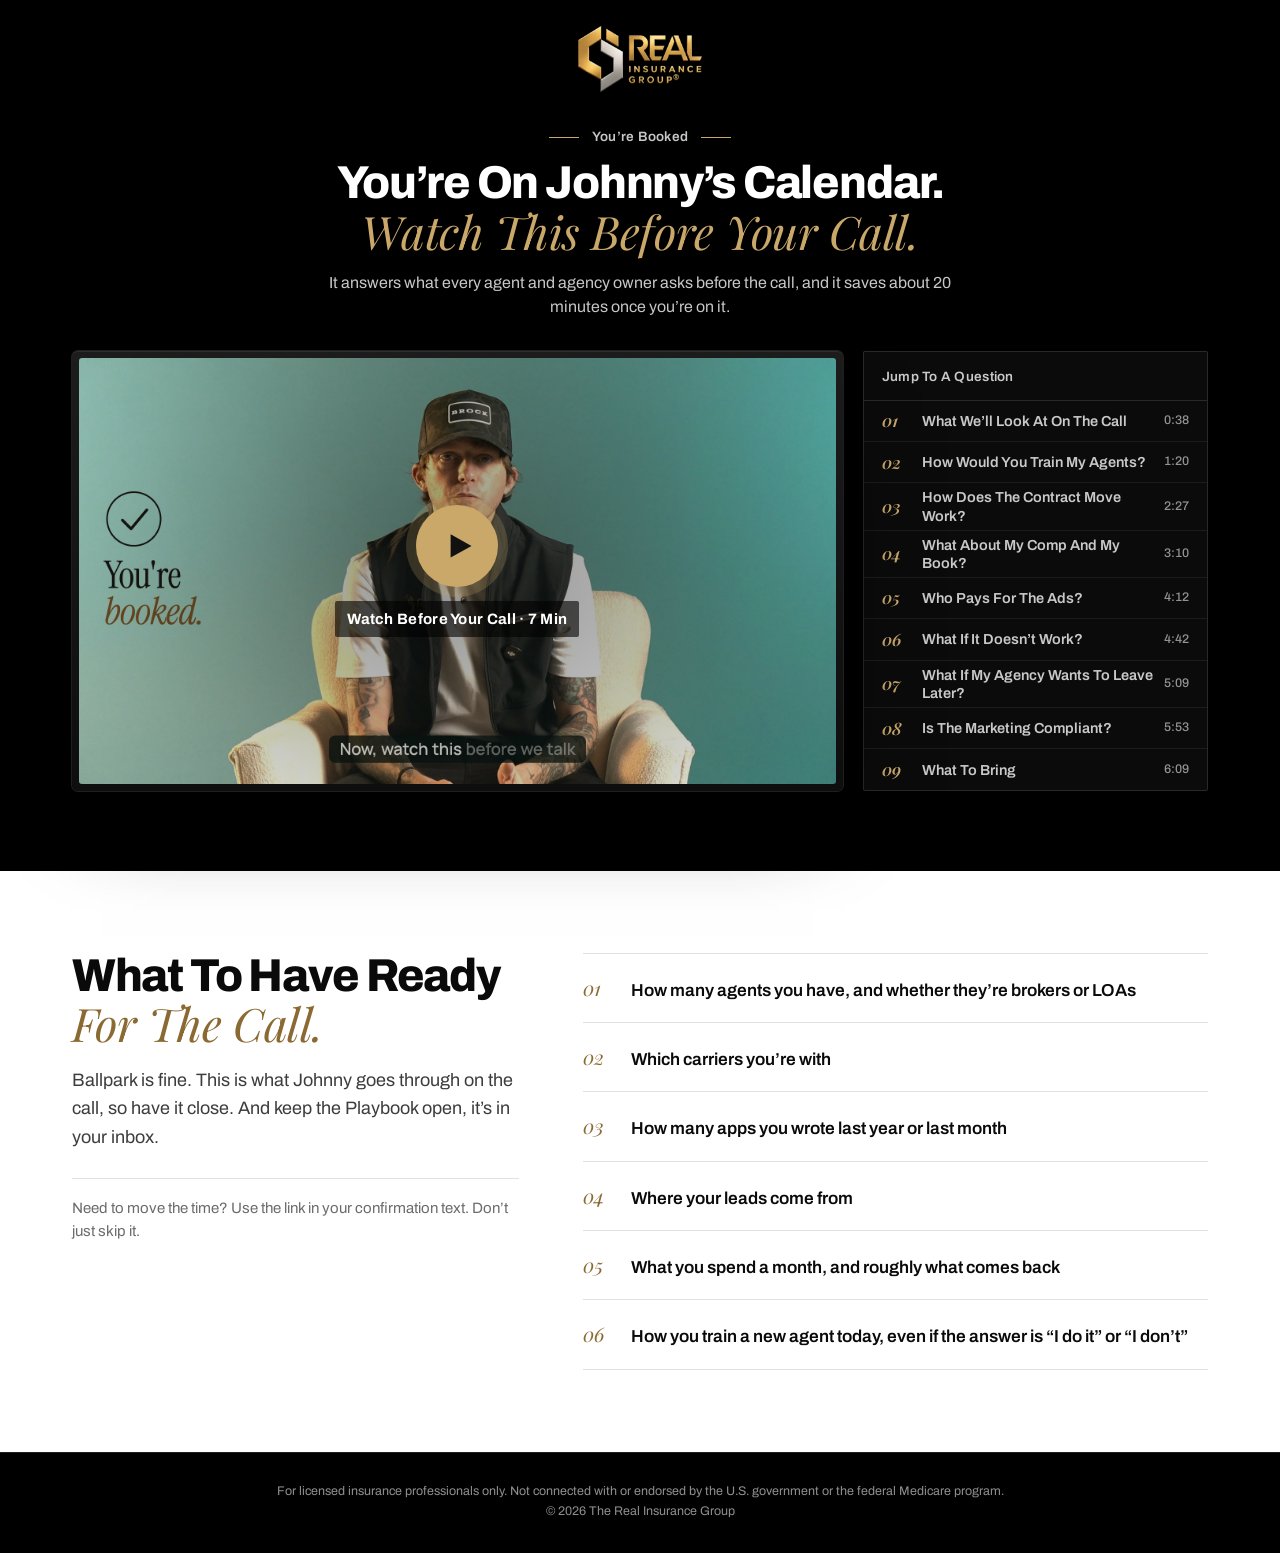
<file: thanks.html>
<!doctype html>
<html lang="en">
<head>
<meta charset="utf-8">
<meta name="viewport" content="width=device-width,initial-scale=1">
<title>You're Booked | The Real Insurance Group</title>
<meta name="robots" content="noindex,nofollow">
<script>
/* GHL may open this page inside the calendar frame. Take over the whole window. */
try { if (window.top !== window.self && window.top.location.origin === location.origin) window.top.location.replace(location.href); } catch (e) {}
</script>
<link rel="icon" href="assets/favicon.png">
<meta name="theme-color" content="#000000">
<link rel="preconnect" href="https://fonts.googleapis.com"><link rel="preconnect" href="https://fonts.gstatic.com" crossorigin>
<link href="https://fonts.googleapis.com/css2?family=Archivo:wdth,wght@62..125,400..800&family=Playfair+Display:ital,wght@1,400&display=swap" rel="stylesheet">
<link rel="preload" as="image" href="assets/booked-poster.webp">
<link rel="stylesheet" href="pages.css?v=1">
<script async src="https://javmartz04-ship-it.github.io/brandridge-tracker/t.js" data-client="johnny" data-name="Johnny" data-funnel="Playbook Thank You"></script>
<script async src="https://javmartz04-ship-it.github.io/rig-playbook-optin/ghl/meta.js" data-funnel="playbook"></script>
<style>
.tk{padding:26px var(--pad) 80px;background:#000}
.tk-in{max-width:min(1320px,max(900px,calc((100svh - 350px)*1.778 + 404px)));margin:0 auto}
.tk .logo{margin:0 auto}
.tk-h{text-align:center;margin-top:26px}
.tk-e{display:inline-flex;align-items:center;gap:13px;font-size:13.5px;font-weight:600;letter-spacing:.02em}
.tk-e::before,.tk-e::after{content:"";width:30px;height:1px;background:var(--gold)}
.tk h1{margin-top:12px;font-size:clamp(35px,3.6vw,58px)}
.tk h1 .e{display:block}
.tk-s{max-width:640px;margin:16px auto 0;font-size:clamp(16px,1.25vw,19px);line-height:1.5}
.tk-g{display:grid;grid-template-columns:minmax(0,1fr) clamp(300px,27vw,380px);gap:20px;margin-top:32px;align-items:start}
.tk-ch{display:flex;flex-direction:column;height:0;min-height:100%;background:#0b0b0b;border:1px solid var(--line-d);border-radius:var(--r)}
.tk-ch h2{padding:16px 18px 14px;border-bottom:1px solid var(--line-d);font-size:13.5px;font-weight:600;letter-spacing:.02em;line-height:1.3;color:var(--on-d);font-stretch:100%}
.tk-ch ol{flex:1;display:flex;flex-direction:column;list-style:none;overflow:auto}
.tk-ch li{flex:1;display:flex}
.tk-ch li+li{border-top:1px solid #1c1c1c}
.tk-ch button{flex:1;display:grid;grid-template-columns:30px 1fr auto;align-items:center;gap:10px;min-height:40px;padding:5px 18px;text-align:left;font-size:14.5px;font-weight:600;line-height:1.25;color:var(--on-d);transition:background .2s,color .2s}
.tk-ch button:hover{background:#141414;color:#fff}
.tk-ch i{font-family:var(--serif);font-size:17px;font-style:italic;color:var(--gold)}
.tk-ch time{font-size:12.5px;font-weight:500;font-variant-numeric:tabular-nums;color:var(--on-d-m)}
.tk-ch button[aria-current="true"]{background:#161410;color:#fff;box-shadow:inset 2px 0 0 var(--gold)}
.tk-b{background:#fff;color:var(--body);padding:clamp(64px,6.4vw,104px) var(--pad)}
.tk-b-in{max-width:1320px;margin:0 auto;display:grid;grid-template-columns:minmax(0,5fr) minmax(0,7fr);gap:clamp(32px,5vw,90px);align-items:start}
.tk-b h2{font-size:clamp(34px,3.6vw,56px);color:var(--ink)}
.tk-b h2 .e{display:block;color:var(--gold-ink)}
.tk-b .lead{margin-top:18px;max-width:30em}
.tk-m{margin-top:26px;padding-top:18px;border-top:1px solid var(--line);max-width:30em;font-size:15px;line-height:1.5;color:var(--muted)}
.tk-l{list-style:none;border-top:1px solid var(--line)}
.tk-l li{display:grid;grid-template-columns:48px 1fr;align-items:baseline;padding:20px 0;border-bottom:1px solid var(--line);font-size:clamp(17px,1.35vw,21px);font-weight:600;line-height:1.35;color:var(--ink)}
.tk-l b{font-family:var(--serif);font-size:20px;font-style:italic;font-weight:400;color:var(--gold-ink)}
@media (max-width:1000px){
  .tk{padding:20px 16px 56px}
  .tk-g{grid-template-columns:1fr}
  .tk-ch{height:auto;min-height:0}
  .tk-ch ol{overflow:visible}
  .tk-ch button{min-height:46px}
  .tk-b-in{grid-template-columns:1fr}
}
</style>
</head>
<body>
<main>
<section class="tk">
  <div class="tk-in rise">
    <img class="logo" src="assets/rig-logo-nav.webp" width="300" height="120" alt="The Real Insurance Group">
    <header class="tk-h">
      <p class="tk-e">You&rsquo;re Booked</p>
      <h1>You&rsquo;re On Johnny&rsquo;s Calendar. <span class="e">Watch This Before Your Call.</span></h1>
      <p class="tk-s">It answers what every agent and agency owner asks before the call, and it saves about 20 minutes once you&rsquo;re on it.</p>
    </header>
    <div class="tk-g">
      <div class="vsl" id="vsl"><div class="vsl-in"><video id="vslV" src="https://therealinsurancegroup.com/assets/video/booked-vsl.mp4" poster="assets/booked-poster.webp" preload="metadata" playsinline></video><button type="button" class="vsl-go" id="vslGo" aria-label="Play the video, 7 minutes"><b><svg viewBox="0 0 12 12" fill="currentColor"><path d="M2 1l9 5-9 5z"/></svg></b><span>Watch Before Your Call &middot; 7 Min</span></button></div></div>
      <nav class="tk-ch" aria-label="Video chapters">
        <h2>Jump To A Question</h2>
        <ol id="chapters"></ol>
      </nav>
    </div>
  </div>
</section>

<section class="tk-b">
  <div class="tk-b-in">
    <div>
      <h2>What To Have Ready <span class="e">For The Call.</span></h2>
      <p class="lead">Ballpark is fine. This is what Johnny goes through on the call, so have it close. And keep the Playbook open, it&rsquo;s in your inbox.</p>
      <p class="tk-m">Need to move the time? Use the link in your confirmation text. Don&rsquo;t just skip it.</p>
    </div>
    <ol class="tk-l">
      <li><b>01</b>How many agents you have, and whether they&rsquo;re brokers or LOAs</li>
      <li><b>02</b>Which carriers you&rsquo;re with</li>
      <li><b>03</b>How many apps you wrote last year or last month</li>
      <li><b>04</b>Where your leads come from</li>
      <li><b>05</b>What you spend a month, and roughly what comes back</li>
      <li><b>06</b>How you train a new agent today, even if the answer is &ldquo;I do it&rdquo; or &ldquo;I don&rsquo;t&rdquo;</li>
    </ol>
  </div>
</section>
</main>
<footer class="foot">
  <p>For licensed insurance professionals only. Not connected with or endorsed by the U.S. government or the federal Medicare program.</p>
  <p>&copy; 2026 The Real Insurance Group</p>
</footer>
<script>
(function () {
  // Chapter start times, read off the title cards in the video.
  var CH = [
    [38, 'What We’ll Look At On The Call'],
    [80, 'How Would You Train My Agents?'],
    [147, 'How Does The Contract Move Work?'],
    [190, 'What About My Comp And My Book?'],
    [252, 'Who Pays For The Ads?'],
    [282, 'What If It Doesn’t Work?'],
    [309, 'What If My Agency Wants To Leave Later?'],
    [353, 'Is The Marketing Compliant?'],
    [369, 'What To Bring']
  ];
  var box = document.getElementById('vsl'), v = document.getElementById('vslV'), go = document.getElementById('vslGo'), ol = document.getElementById('chapters');
  var fmt = function (s) { return Math.floor(s / 60) + ':' + String(s % 60).padStart(2, '0'); };
  ol.innerHTML = CH.map(function (c, n) { return '<li><button type="button" data-t="' + c[0] + '"><i>' + String(n + 1).padStart(2, '0') + '</i><span>' + c[1] + '</span><time>' + fmt(c[0]) + '</time></button></li>'; }).join('');
  var btns = [].slice.call(ol.querySelectorAll('button'));
  var seek = function (t) { try { v.currentTime = t; } catch (e) {} };
  var start = function (t) {
    box.classList.add('on'); v.controls = true; v.muted = false;
    if (typeof t !== 'number') t = 0;
    if (v.readyState >= 1) seek(t); else v.addEventListener('loadedmetadata', function () { seek(t); }, { once: true });
    v.play().catch(function () {});
  };
  go.addEventListener('click', function () { start(); v.focus(); });
  btns.forEach(function (b) { b.addEventListener('click', function () { start(Number(b.dataset.t)); if (innerWidth <= 1000) box.scrollIntoView({ behavior: 'smooth', block: 'center' }); }); });
  v.addEventListener('timeupdate', function () {
    var cur = -1;
    CH.forEach(function (c, n) { if (v.currentTime >= c[0]) cur = n; });
    btns.forEach(function (b, n) { b.setAttribute('aria-current', String(n === cur && box.classList.contains('on'))); });
  });
  v.addEventListener('ended', function () { v.controls = false; box.classList.remove('on'); seek(0); });
})();
</script>
</body>
</html>
</file>
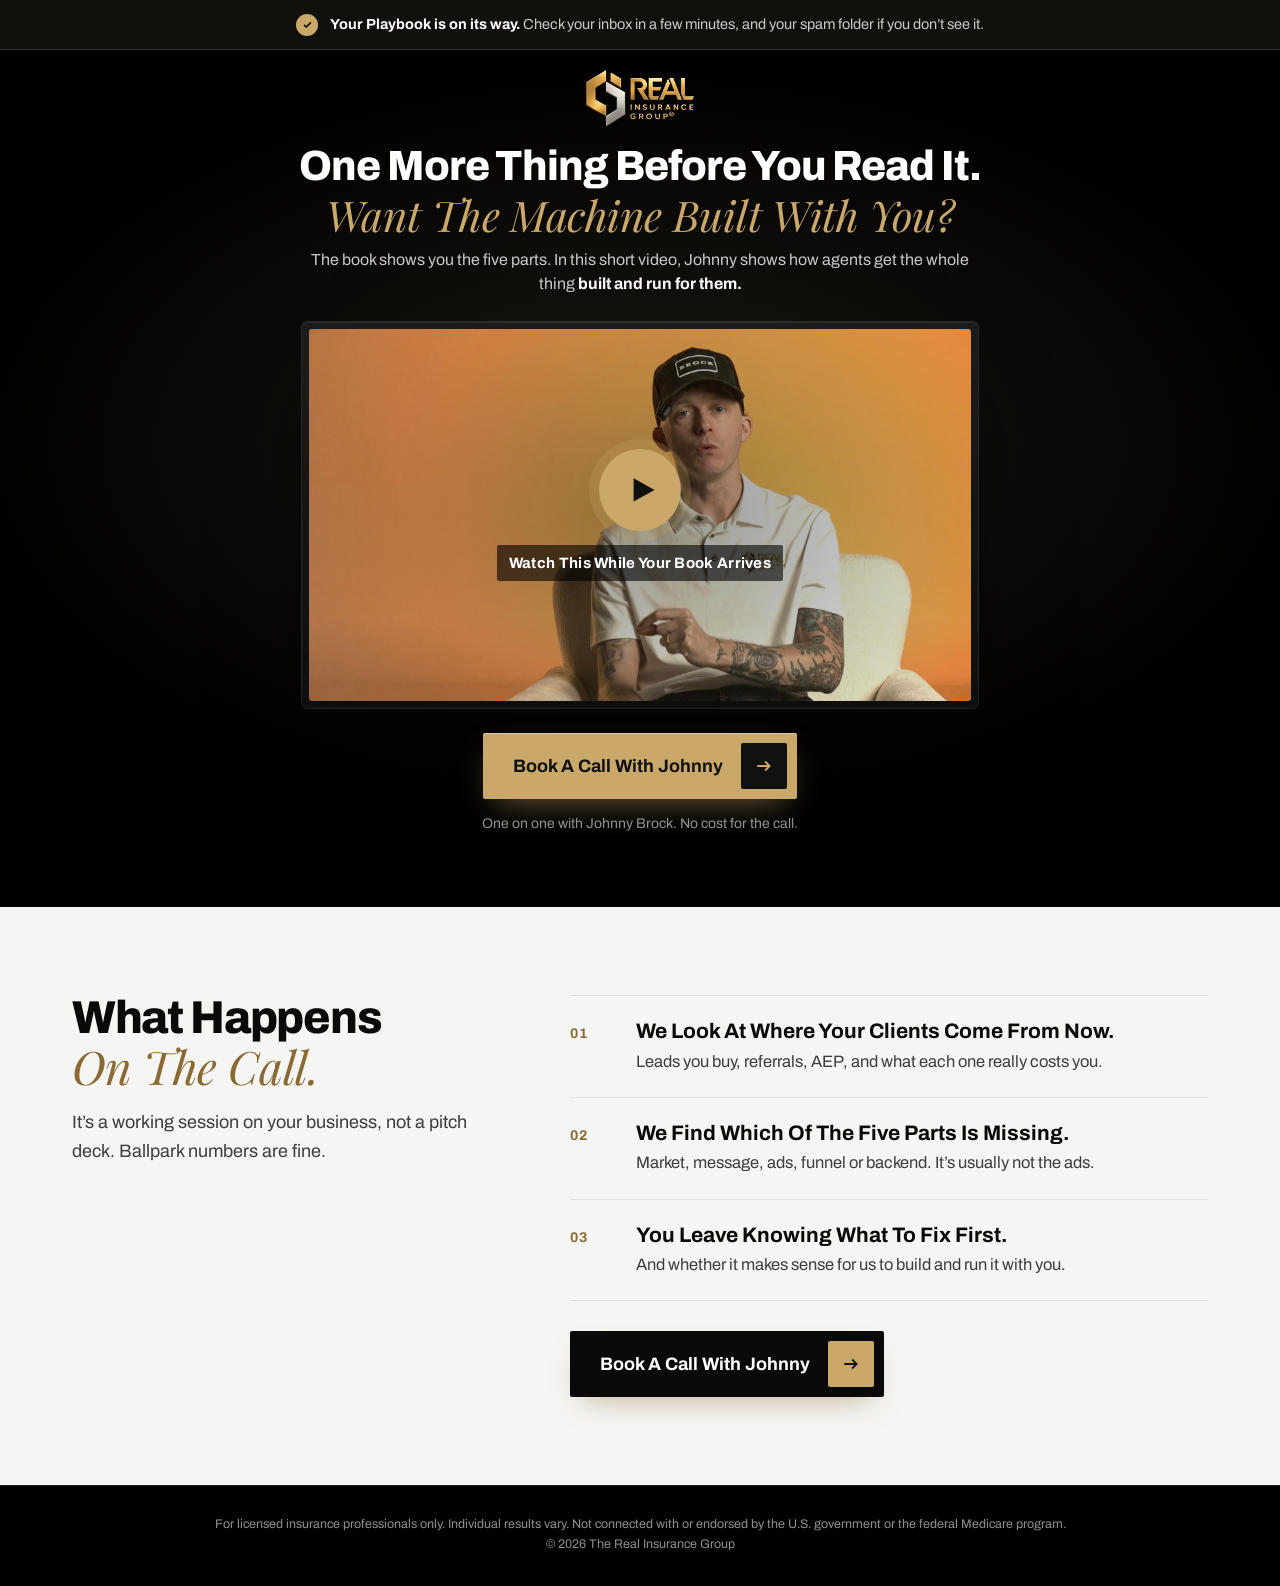
<file: vsl.html>
<!doctype html>
<html lang="en">
<head>
<meta charset="utf-8">
<meta name="viewport" content="width=device-width,initial-scale=1">
<title>Your Playbook Is On The Way | The Real Insurance Group</title>
<meta name="robots" content="noindex,nofollow">
<link rel="icon" href="assets/favicon.png">
<meta name="theme-color" content="#000000">
<link rel="preconnect" href="https://fonts.googleapis.com"><link rel="preconnect" href="https://fonts.gstatic.com" crossorigin>
<link href="https://fonts.googleapis.com/css2?family=Archivo:wdth,wght@62..125,400..800&family=Playfair+Display:ital,wght@1,400&display=swap" rel="stylesheet">
<link rel="stylesheet" href="pages.css?v=1">
<script async src="https://javmartz04-ship-it.github.io/brandridge-tracker/t.js" data-client="johnny" data-name="Johnny" data-funnel="Playbook VSL"></script>
<script async src="https://javmartz04-ship-it.github.io/rig-playbook-optin/ghl/meta.js" data-funnel="playbook"></script>
<style>
.v{padding:20px var(--pad) 72px;text-align:center;background:radial-gradient(1100px 620px at 50% 46%,#1d1a14 0%,rgba(0,0,0,0) 62%),#000}
.v .logo{margin:0 auto 18px;width:108px}
.v h1{font-size:clamp(30px,min(3.3vw,5.6svh),48px);max-width:1040px;margin:0 auto}
.v h1 .e{display:block;margin-top:4px}
.v .sub{max-width:660px;margin:12px auto 0;font-size:clamp(16px,1.25vw,18px);line-height:1.5}
.v .sub b{color:#fff}
.v .vsl{width:min(100%,clamp(300px,calc((100svh - 520px) * 1.7778),920px));margin:clamp(20px,2.8svh,30px) auto 0}
.v .cta{margin-top:clamp(20px,2.8svh,30px)}
.nx{background:var(--paper);color:var(--body);padding:88px var(--pad)}
.nx-in{max-width:1160px;margin:0 auto;display:grid;grid-template-columns:minmax(0,.8fr) minmax(0,1.2fr);gap:72px;align-items:start}
.nx h2{color:var(--ink);font-size:clamp(32px,3.6vw,50px)}
.nx h2 .e{color:var(--gold-ink);display:block}
.nx p.lead{margin-top:18px;max-width:26em}
.nx ol{list-style:none;border-top:1px solid var(--line)}
.nx li{display:grid;grid-template-columns:56px 1fr;gap:10px;padding:22px 0;border-bottom:1px solid var(--line)}
.nx li>b{font-size:14px;font-weight:700;letter-spacing:.1em;color:var(--gold-ink);padding-top:5px}
.nx li strong{display:block;color:var(--ink);font-size:21px;line-height:1.25}
.nx li span{display:block;margin-top:4px;font-size:16.5px}
.nx .btn{margin-top:30px;background:var(--ink);color:#fff;box-shadow:0 14px 30px -14px rgba(138,106,50,.55)}
.nx .btn i{background:var(--gold);color:#111}
@media (max-width:900px){.v{padding:20px 16px 56px}.v .vsl{width:100%}.nx{padding:64px 20px}.nx-in{grid-template-columns:1fr;gap:32px}}
</style>
</head>
<body>

<p class="inbox" role="status"><i><svg viewBox="0 0 16 16" fill="none" stroke="currentColor" stroke-width="2.4"><path d="M3 8.5l3.2 3.2L13 5"/></svg></i><span><b>Your Playbook is on its way<span id="to"></span>.</b> Check your inbox in a few minutes, and your spam folder if you don&rsquo;t see it.</span></p>

<main>
<section class="v rise">
  <img class="logo" src="assets/rig-logo-nav.webp" width="300" height="120" alt="The Real Insurance Group">
  <h1><span id="hi">One More Thing</span> Before You Read It. <span class="e">Want The Machine Built With You?</span></h1>
  <p class="sub">The book shows you the five parts. In this short video, Johnny shows how agents get the whole thing <b>built and run for them.</b></p>
  <div class="vsl" id="vsl"><div class="vsl-in">
    <video id="vslV" preload="metadata" playsinline poster="assets/vsl-poster.webp"></video>
    <button type="button" class="vsl-go" id="vslGo" aria-label="Play the video from Johnny Brock"><b><svg viewBox="0 0 12 12" fill="currentColor"><path d="M2 1l9 5-9 5z"/></svg></b><span>Watch This While Your Book Arrives</span></button>
  </div></div>
  <div class="cta">
    <a class="btn" href="book.html">Book A Call With Johnny<i><svg viewBox="0 0 16 16" fill="none" stroke="currentColor" stroke-width="1.6"><path d="M2 8h11M9 4l4 4-4 4"/></svg></i></a>
    <p class="micro">One on one with Johnny Brock. No cost for the call.</p>
  </div>
</section>

<section class="nx">
  <div class="nx-in">
    <div>
      <h2>What Happens <span class="e">On The Call.</span></h2>
      <p class="lead">It&rsquo;s a working session on your business, not a pitch deck. Ballpark numbers are fine.</p>
    </div>
    <div>
      <ol>
        <li><b>01</b><div><strong>We Look At Where Your Clients Come From Now.</strong><span>Leads you buy, referrals, AEP, and what each one really costs you.</span></div></li>
        <li><b>02</b><div><strong>We Find Which Of The Five Parts Is Missing.</strong><span>Market, message, ads, funnel or backend. It&rsquo;s usually not the ads.</span></div></li>
        <li><b>03</b><div><strong>You Leave Knowing What To Fix First.</strong><span>And whether it makes sense for us to build and run it with you.</span></div></li>
      </ol>
      <a class="btn" href="book.html">Book A Call With Johnny<i><svg viewBox="0 0 16 16" fill="none" stroke="currentColor" stroke-width="1.6"><path d="M2 8h11M9 4l4 4-4 4"/></svg></i></a>
    </div>
  </div>
</section>
</main>

<footer class="foot">
  <p>For licensed insurance professionals only. Individual results vary. Not connected with or endorsed by the U.S. government or the federal Medicare program.</p>
  <p>&copy; 2026 The Real Insurance Group</p>
</footer>

<script>
(function () {
  // The book-a-call VSL, served from its own repo so the 100MB file lives in one place.
  var VSL_SRC = 'https://javmartz04-ship-it.github.io/rig-book-a-call-vsl/assets/video/vsl-b.mp4';
  var VSL_PREVIEW = 'https://javmartz04-ship-it.github.io/rig-book-a-call-vsl/assets/video/vsl-b-preview.mp4';

  // Greet them by name and show where the book went.
  try {
    var p = JSON.parse(localStorage.getItem('rig_playbook') || '{}');
    var clean = function (s) { return String(s || '').replace(/[<>&"]/g, ''); };
    if (p.first_name) document.getElementById('hi').textContent = clean(p.first_name) + ', One Thing';
    if (p.email) document.getElementById('to').textContent = ' to ' + clean(p.email);
  } catch (e) {}

  var box = document.getElementById('vsl'), v = document.getElementById('vslV'), go = document.getElementById('vslGo');
  var still = matchMedia('(prefers-reduced-motion: reduce)').matches;
  // Silent loop until they press play; then the full video from the top, with sound.
  if (!still) { v.muted = true; v.loop = true; v.src = VSL_PREVIEW; v.play().catch(function () {}); }
  go.addEventListener('click', function () {
    box.classList.add('on'); v.loop = false; v.muted = false; v.controls = true; v.src = VSL_SRC;
    v.play().catch(function () {}); v.focus();
  });
  v.addEventListener('ended', function () { if (!box.classList.contains('on')) return; box.classList.remove('on'); v.controls = false; if (!still) { v.muted = true; v.loop = true; v.src = VSL_PREVIEW; v.play().catch(function () {}); } });
})();
</script>
</body>
</html>
</file>
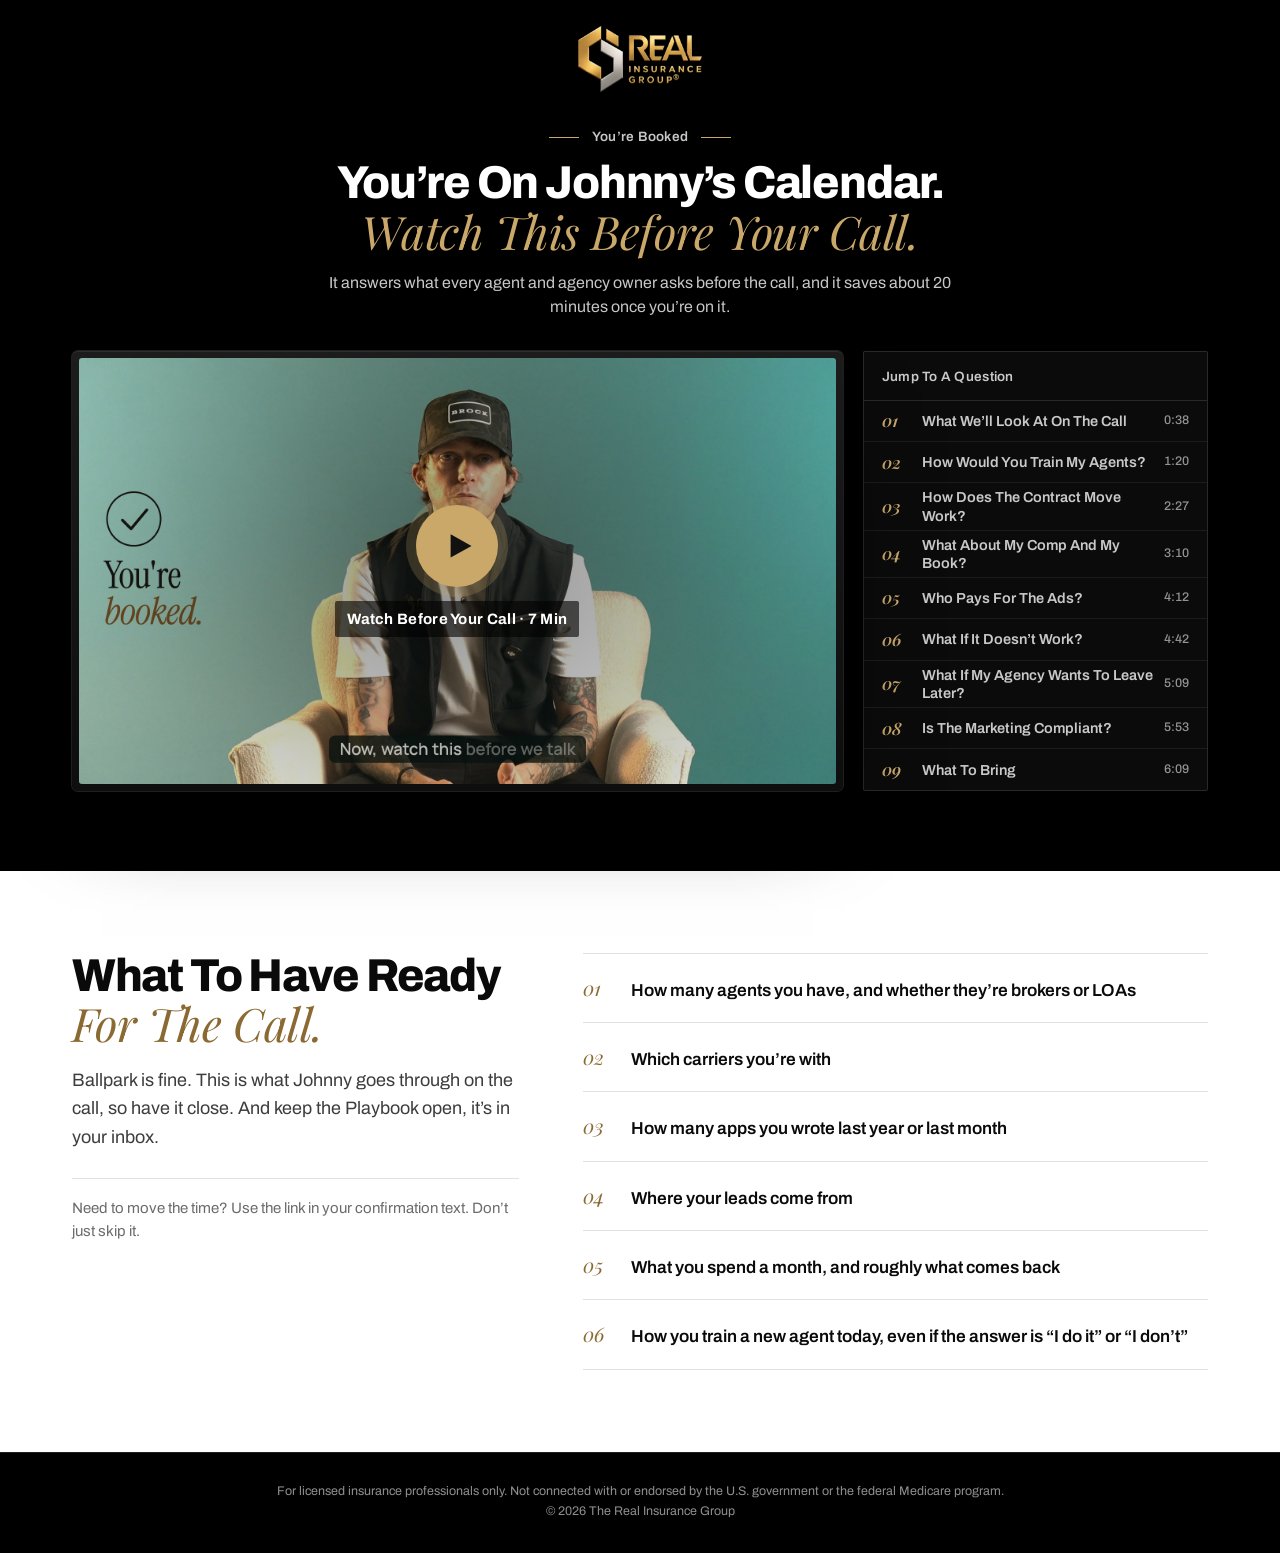
<file: ghl/test-booked.html>
<!doctype html><html><head><meta charset="utf-8"><title>GHL blank</title></head><body><div id="ghl-root" style="padding:40px"><p>GHL placeholder content that should be hidden</p><script src="booked.js"></script></div></body></html>
</file>
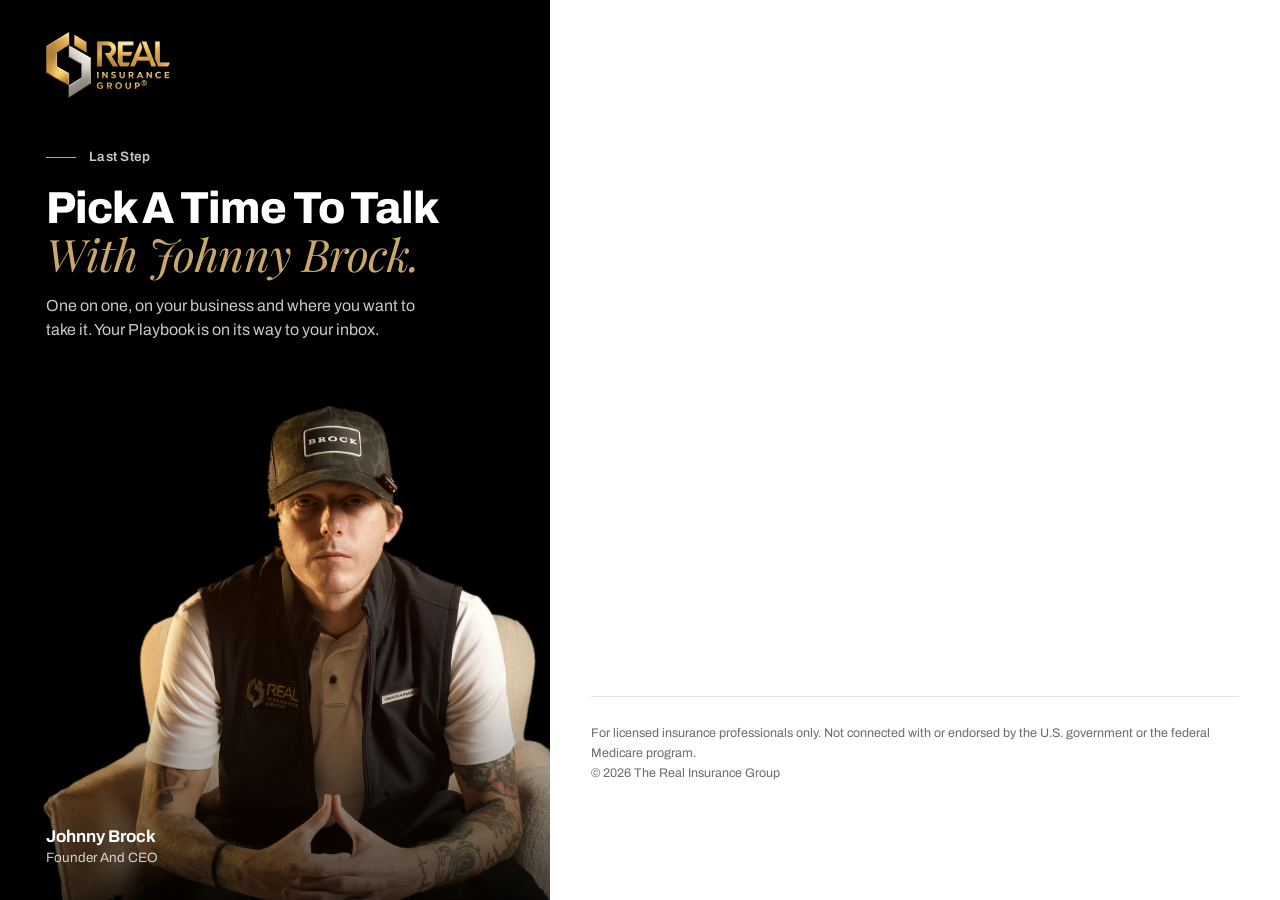
<file: ghl/test-call.html>
<!doctype html><html><head><meta charset="utf-8"><title>GHL blank</title></head><body><div id="ghl-root" style="padding:40px"><p>GHL placeholder content that should be hidden</p><script src="call.js"></script></div></body></html>
</file>
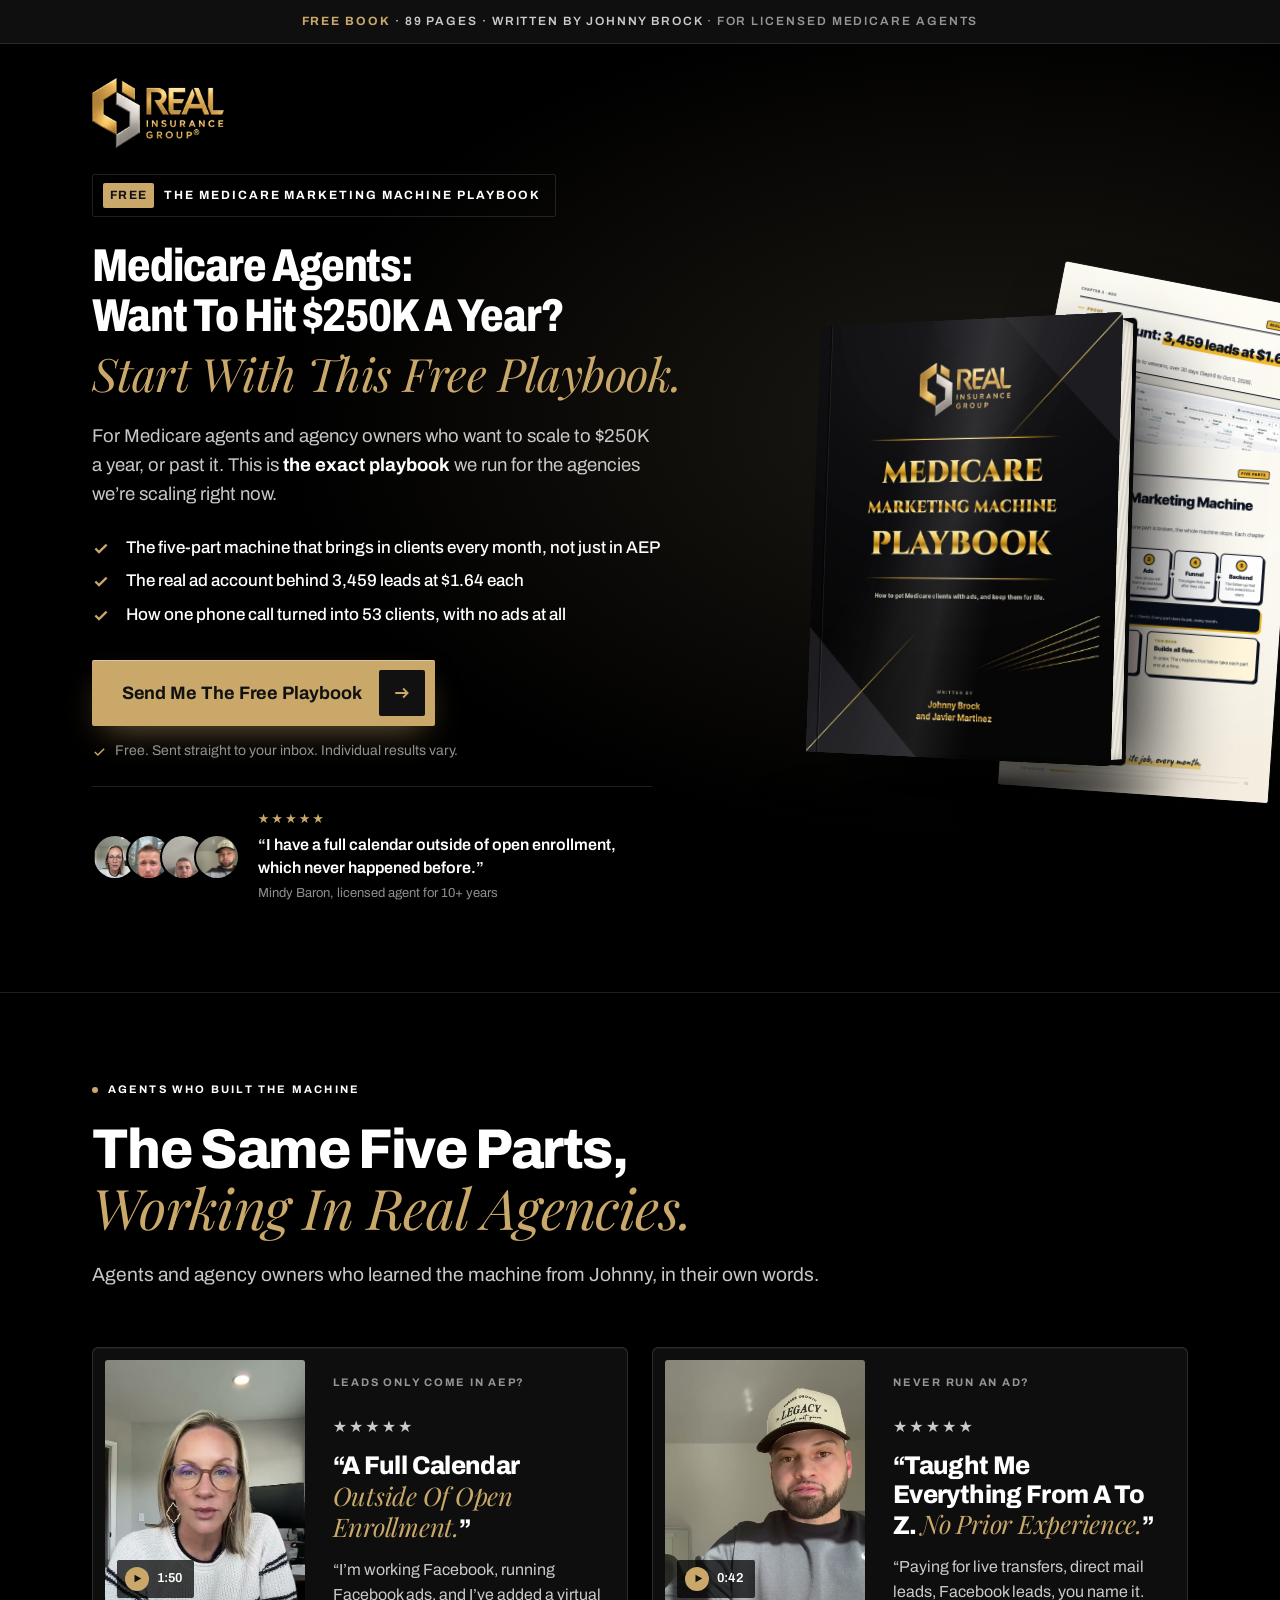
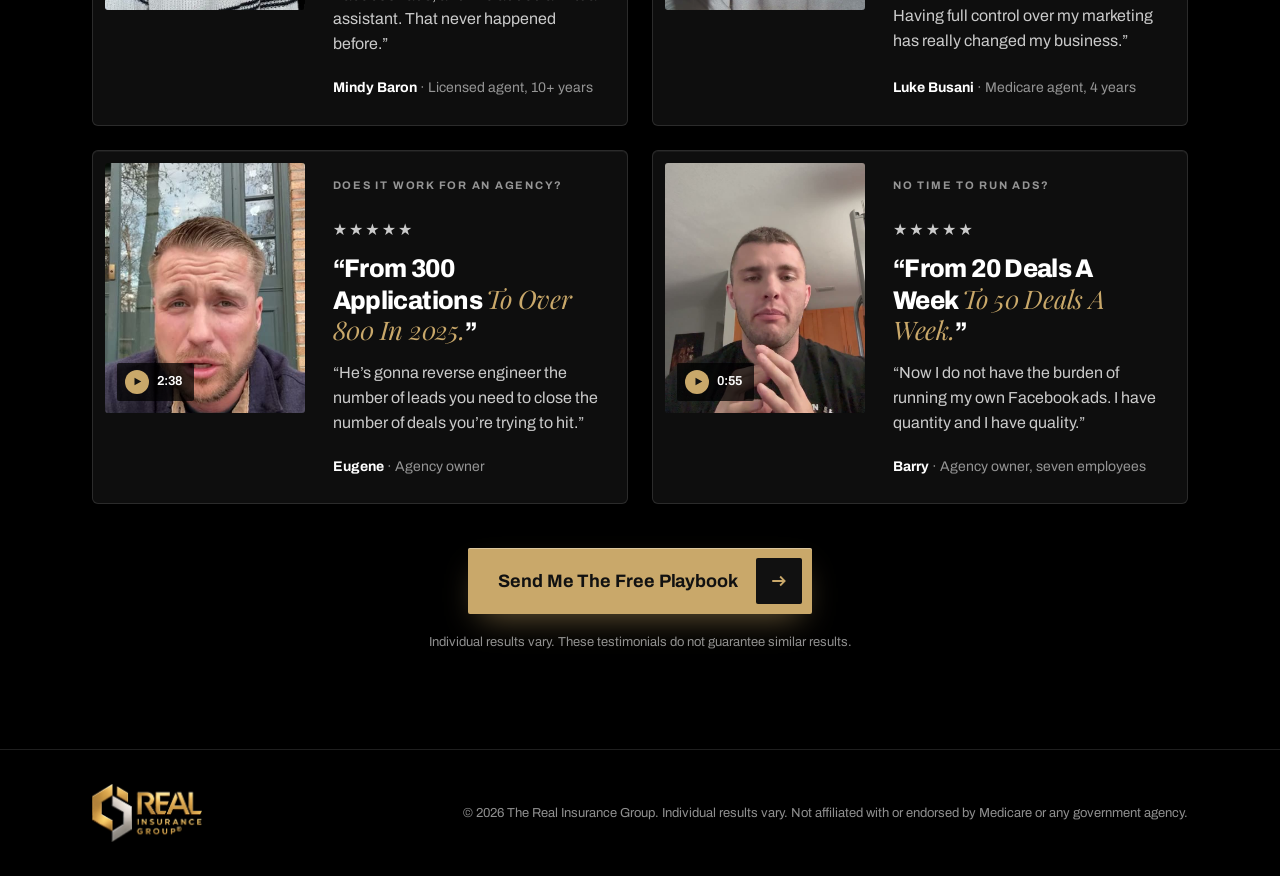
<file: ghl/test-optin-simple.html>
<!doctype html><html><head><meta charset="utf-8"><title>GHL blank</title></head><body><div id="ghl-root" style="padding:40px"><p>GHL placeholder content that should be hidden</p><script src="optin-simple.js"></script></div></body></html>
</file>
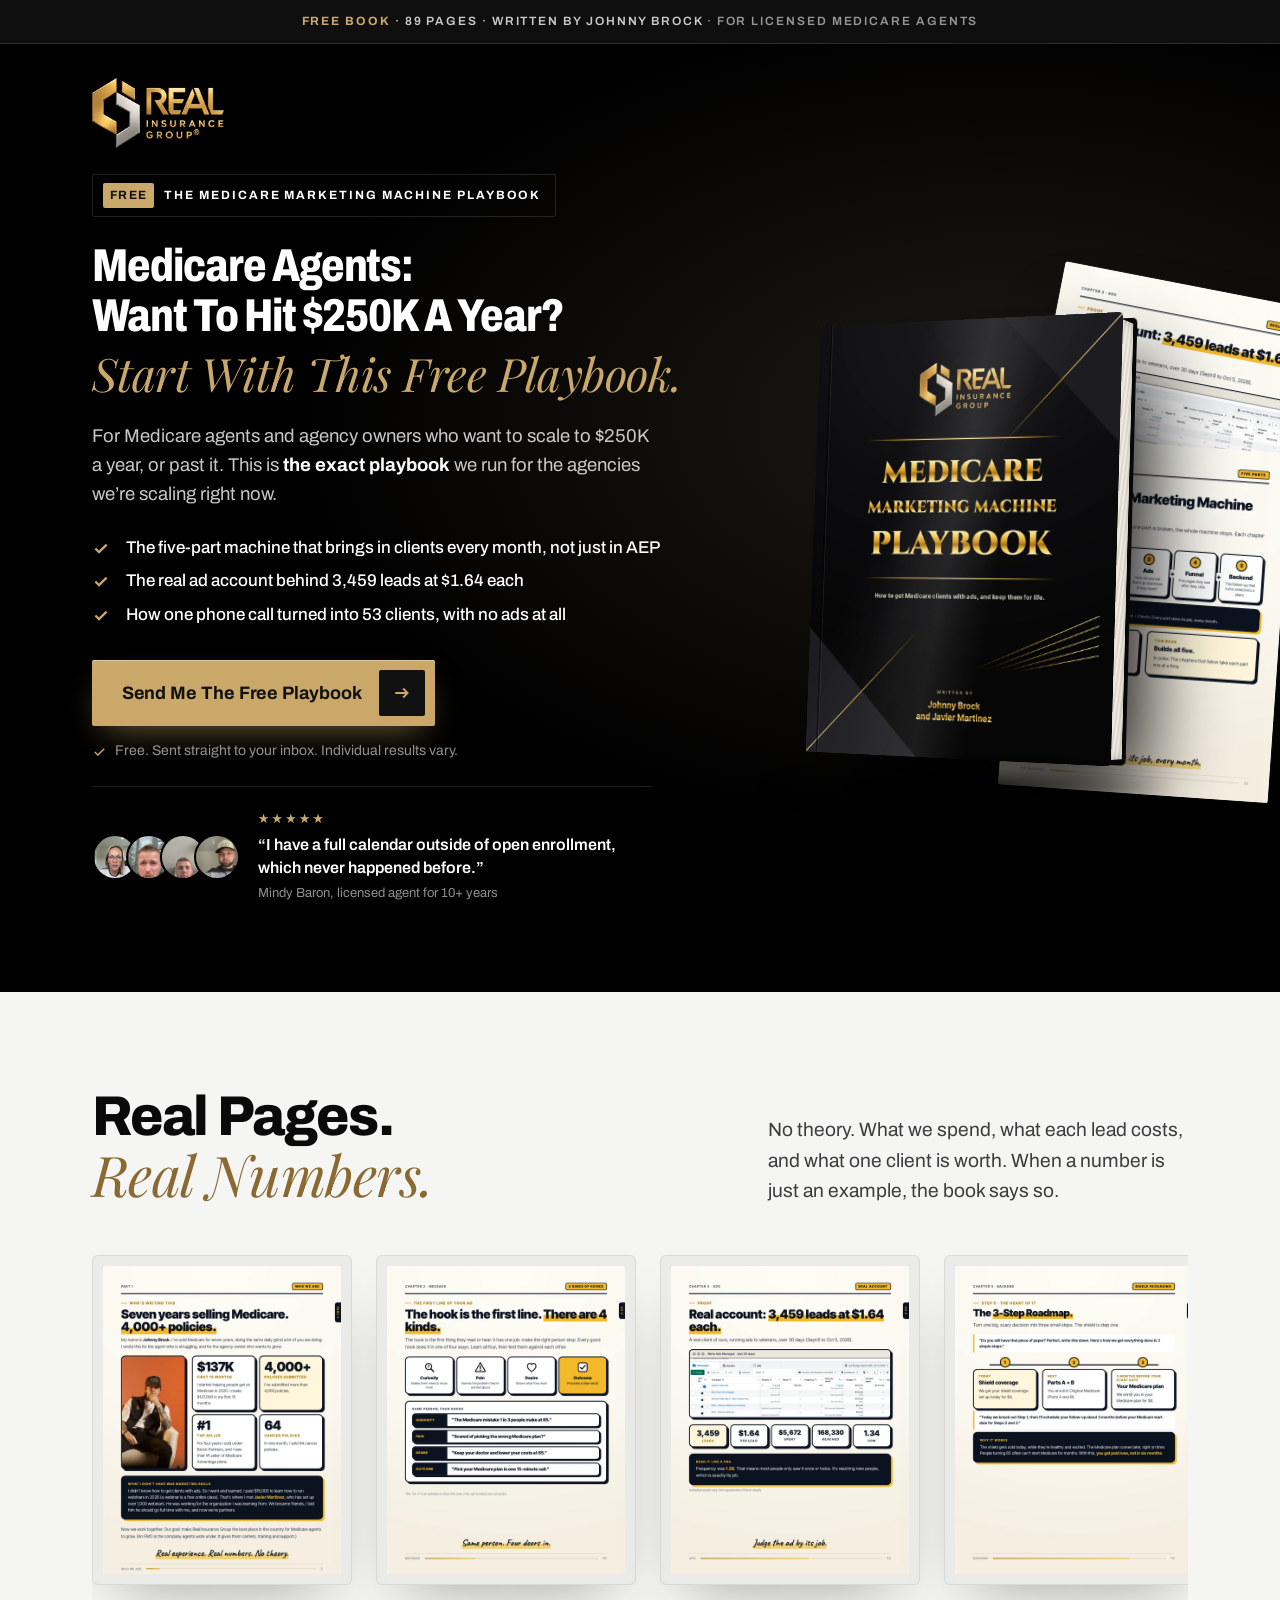
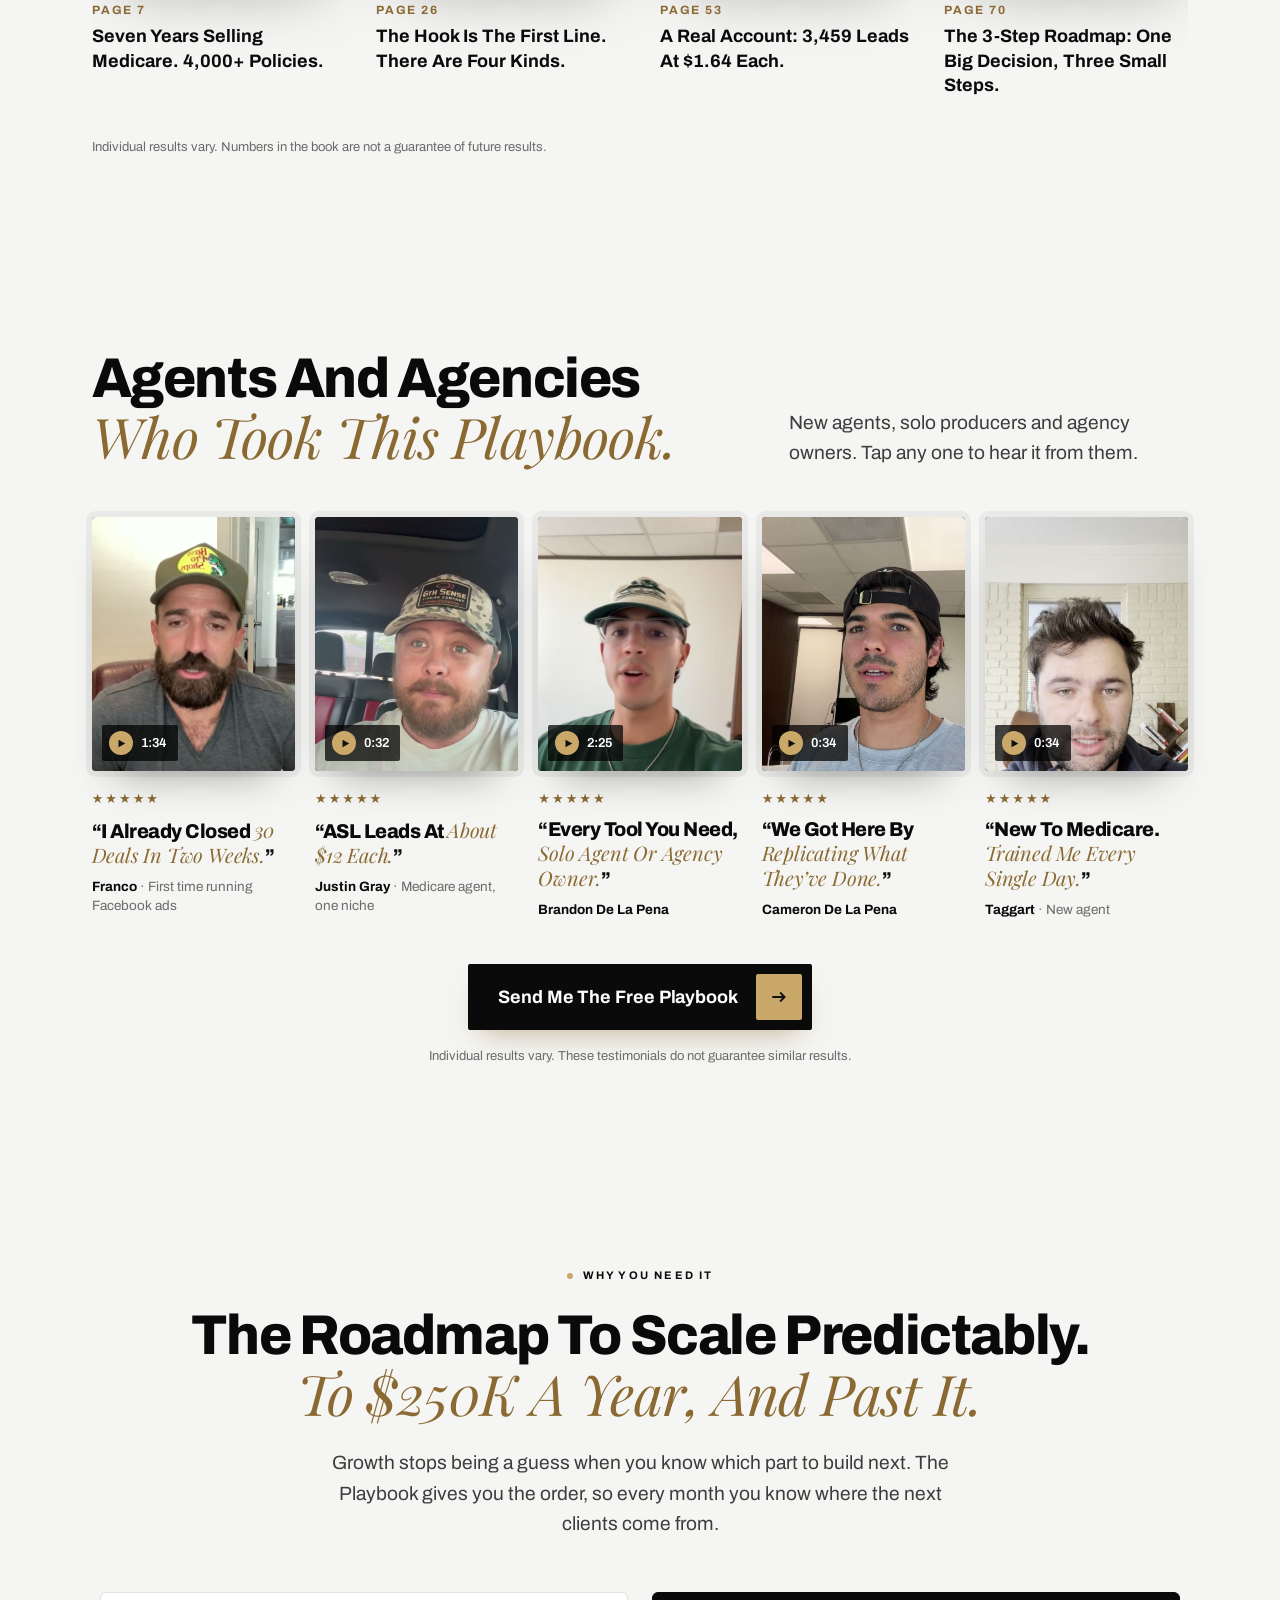
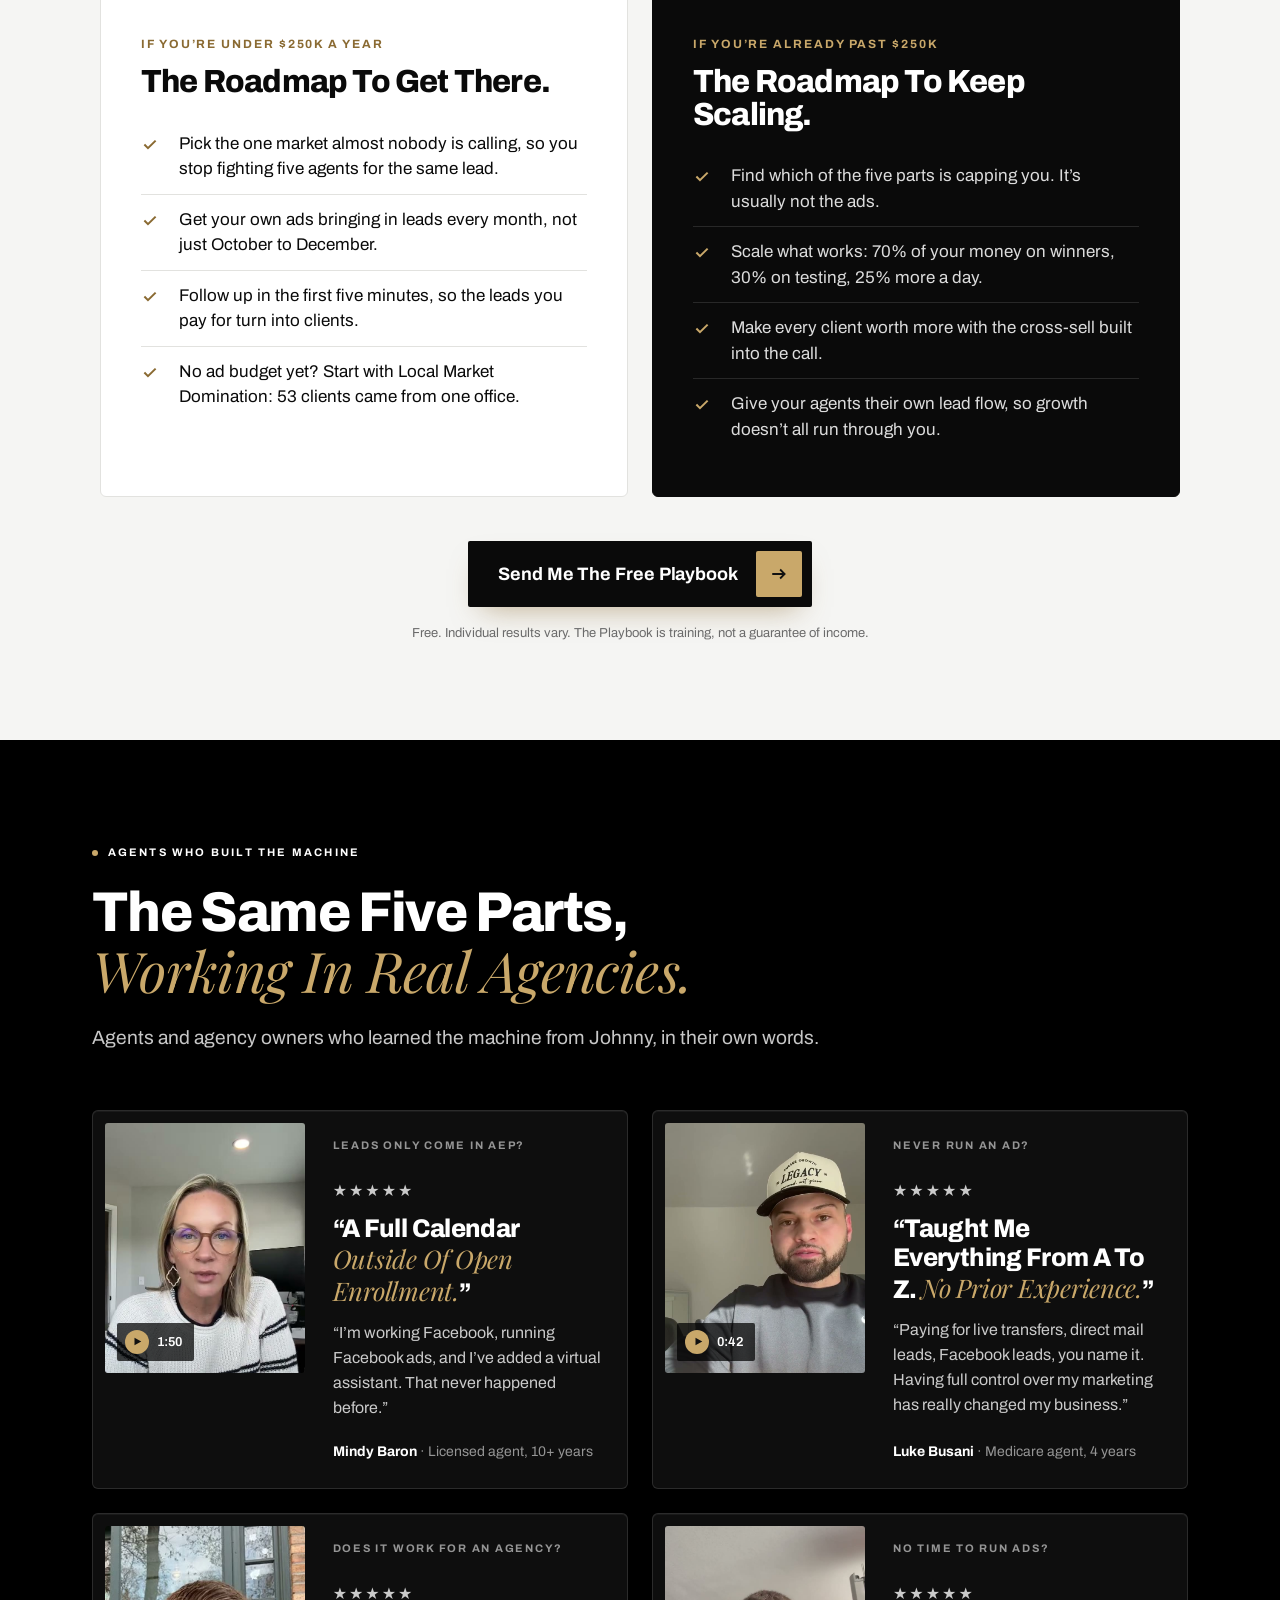
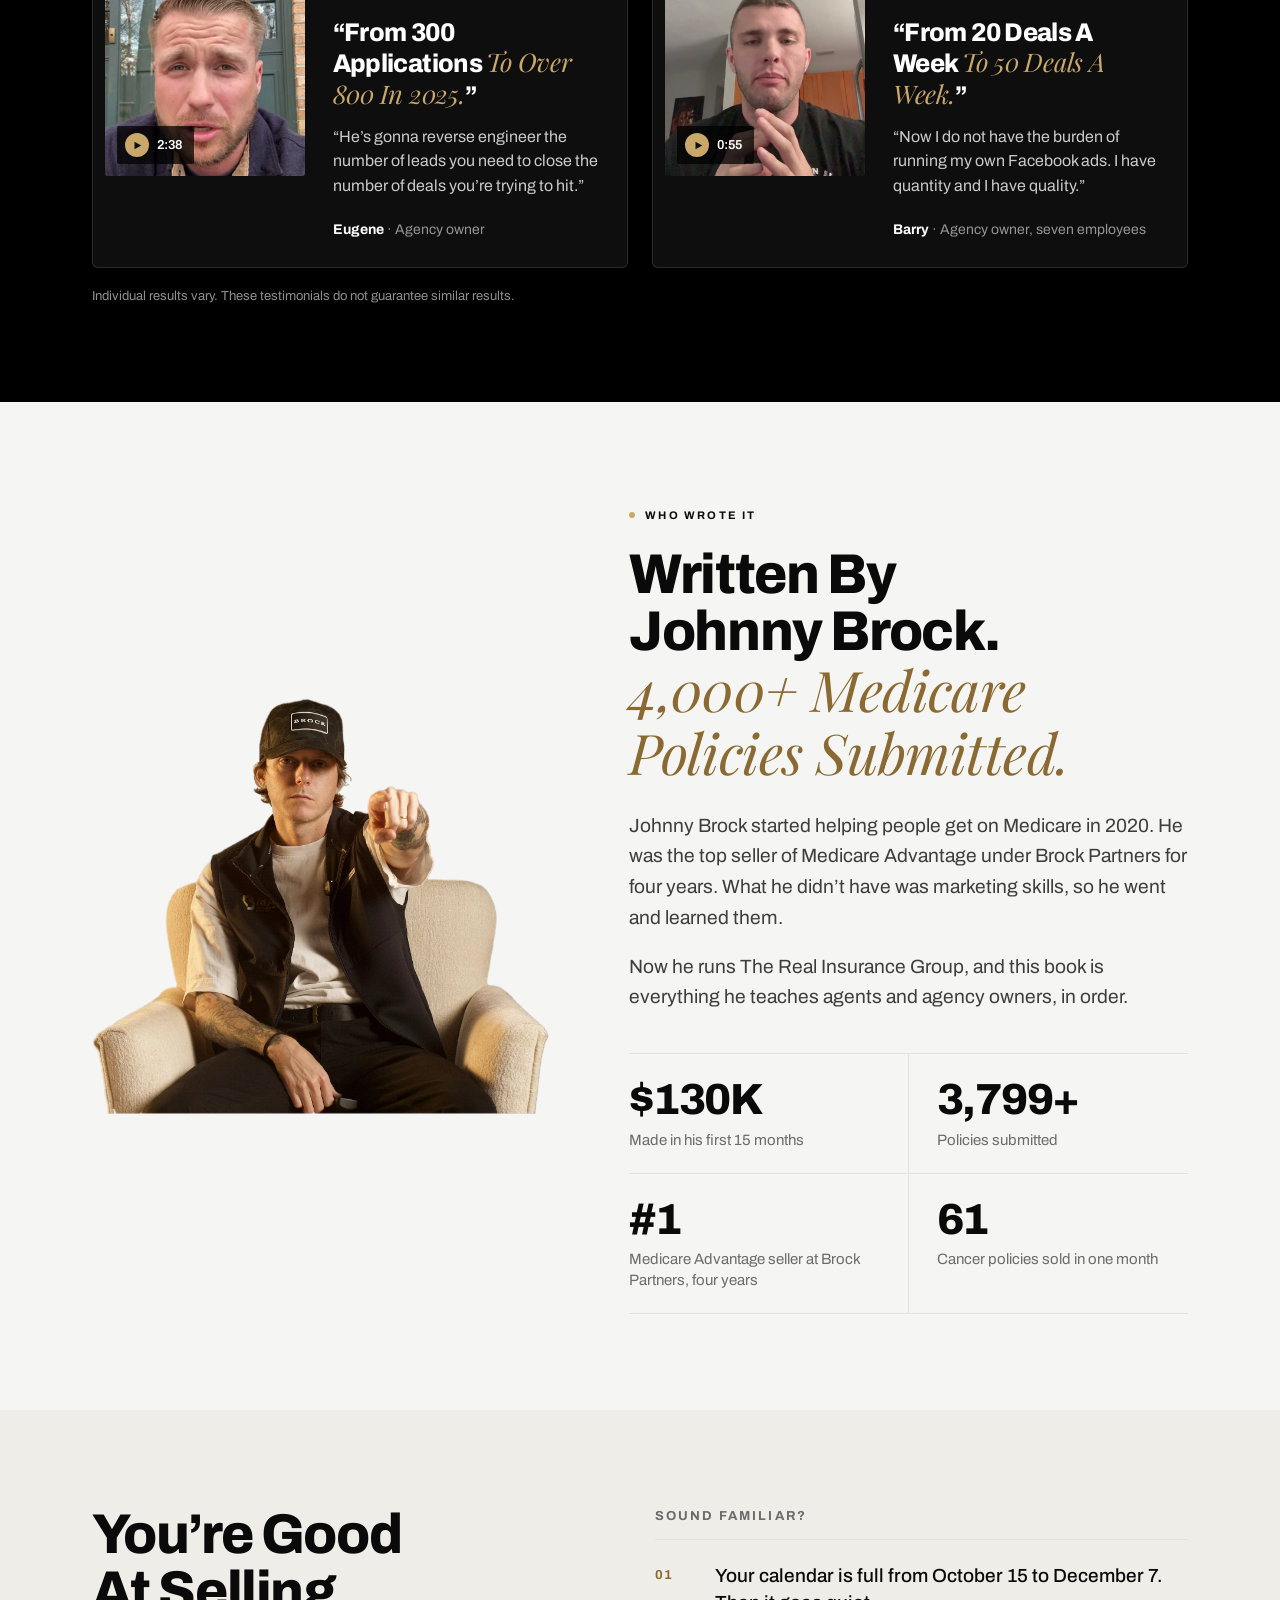
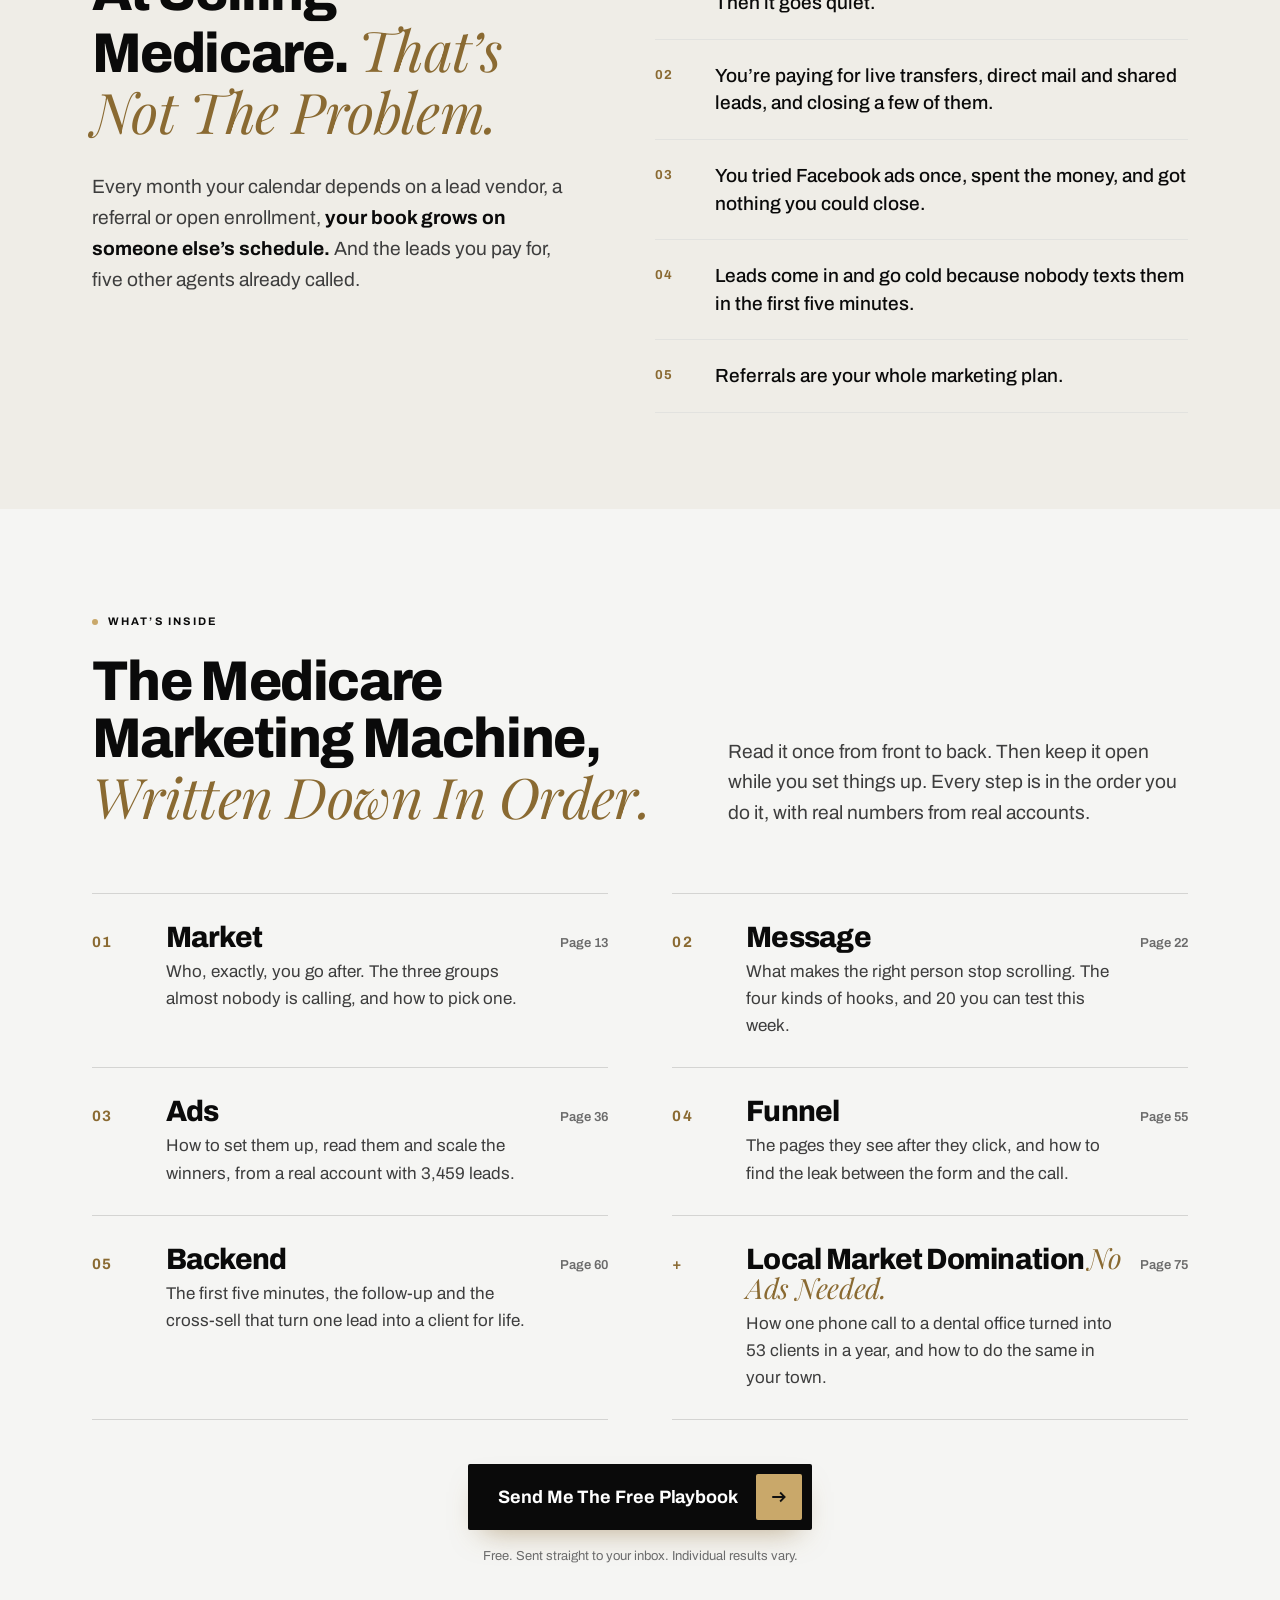
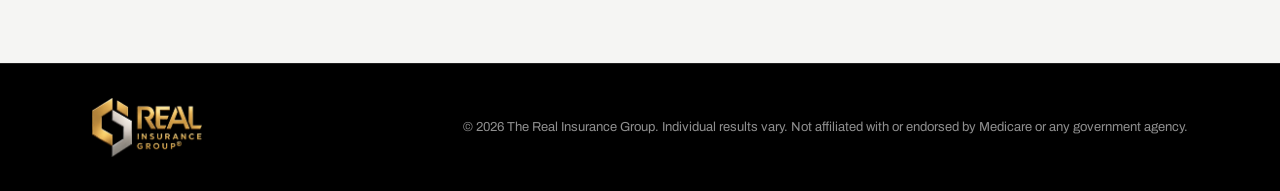
<file: ghl/test-optin.html>
<!doctype html><html><head><meta charset="utf-8"><title>GHL blank</title></head><body><div id="ghl-root" style="padding:40px"><p>GHL placeholder content that should be hidden</p><script src="optin.js"></script></div></body></html>
</file>
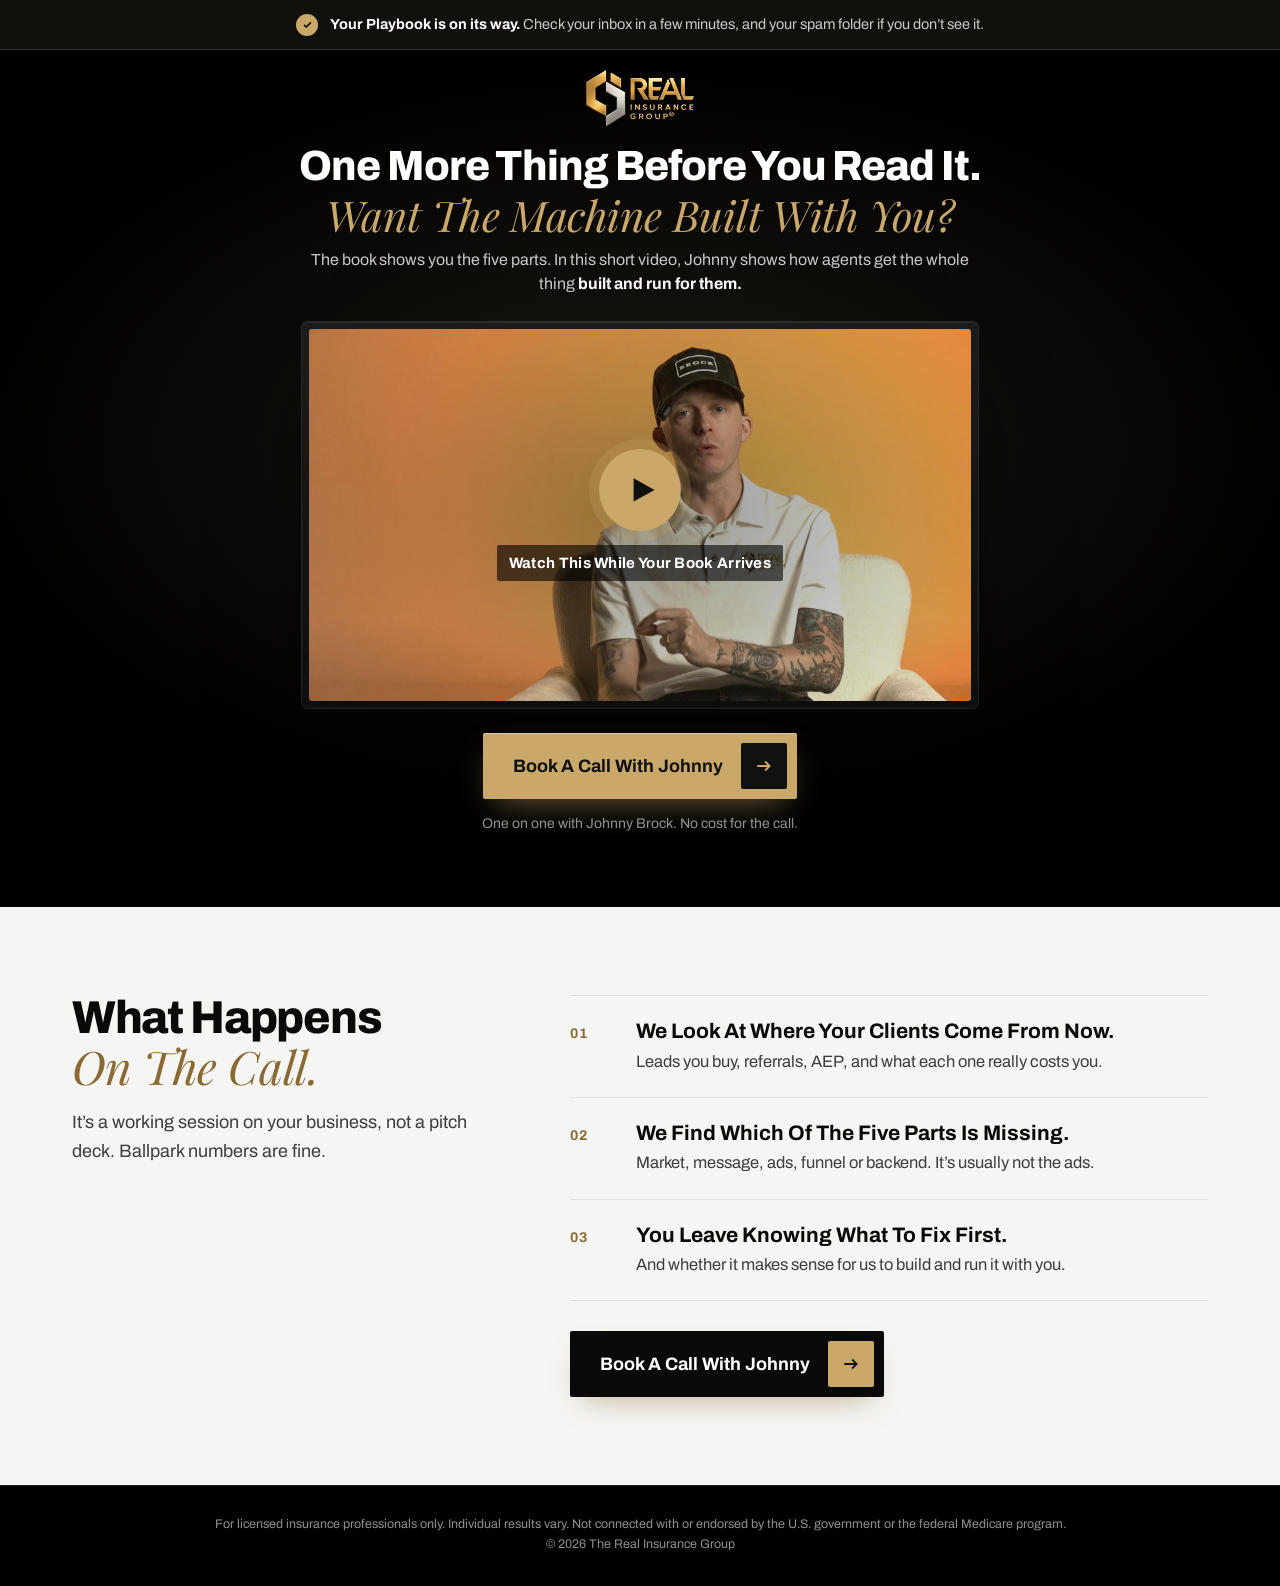
<file: ghl/test-watch.html>
<!doctype html><html><head><meta charset="utf-8"><title>GHL blank</title></head><body><div id="ghl-root" style="padding:40px"><p>GHL placeholder content that should be hidden</p><script src="watch.js"></script></div></body></html>
</file>
<file: pages.css>
/* Shared base for vsl.html, book.html, thanks.html. Same tokens as index.html. */
:root{
  --black:#000;--white:#fff;--paper:#f5f5f3;--ink:#0a0a0a;--body:#3d3d3d;--muted:#6b6b6b;--line:#e2e2df;
  --line-d:rgba(255,255,255,.12);--on-d:rgba(255,255,255,.78);--on-d-m:rgba(255,255,255,.56);
  --gold:#c9a86a;--gold-ink:#8a6a32;--r:2px;--ease:cubic-bezier(.32,.72,0,1);--spring:cubic-bezier(.34,1.3,.64,1);
  --disp:'Archivo',system-ui,sans-serif;--serif:'Playfair Display',Georgia,serif;--pad:clamp(20px,5.6vw,88px);
}
*{box-sizing:border-box;margin:0;padding:0}
html{-webkit-text-size-adjust:100%}
html,body{overflow-x:clip;background:#000}
body{font-family:var(--disp);font-size:18px;line-height:1.6;color:var(--on-d);-webkit-font-smoothing:antialiased}
img,video{display:block;max-width:100%;height:auto}
button{font:inherit;cursor:pointer;border:0;background:none;color:inherit}
h1,h2{font-family:var(--disp);font-weight:800;font-stretch:96%;letter-spacing:-.025em;line-height:1.03;color:#fff;text-wrap:balance}
.e{font-family:var(--serif);font-style:italic;font-weight:400;letter-spacing:-.01em;color:var(--gold)}
.logo{display:block;width:124px;height:auto}
.btn{display:inline-flex;align-items:center;gap:18px;padding:10px 10px 10px 30px;min-height:66px;background:var(--gold);color:#111;font-weight:700;font-size:18px;border-radius:var(--r);text-decoration:none;box-shadow:0 14px 34px -12px rgba(201,168,106,.55),inset 0 1px 0 rgba(255,255,255,.35);transition:transform .5s var(--ease),box-shadow .5s var(--ease)}
.btn i{display:grid;place-items:center;width:46px;height:46px;background:#111;color:var(--gold);border-radius:var(--r);transition:transform .5s var(--spring)}
.btn i svg{width:18px;height:18px}
.btn:hover{transform:translateY(-2px);box-shadow:0 20px 40px -14px rgba(201,168,106,.7),inset 0 1px 0 rgba(255,255,255,.35)}
.btn:hover i{transform:translateX(3px)}
.btn:focus-visible{outline:2px solid #fff;outline-offset:3px}
.micro{font-size:14px;color:var(--on-d-m);margin-top:14px}
.foot{padding:28px var(--pad) 32px;text-align:center;font-size:12.5px;line-height:1.6;color:var(--on-d-m);border-top:1px solid var(--line-d)}

/* Inbox strip */
.inbox{display:flex;justify-content:center;align-items:center;gap:12px;flex-wrap:wrap;padding:13px 16px;background:#11100d;border-bottom:1px solid var(--line-d);font-size:14.5px;color:var(--on-d);text-align:center}
.inbox i{display:grid;place-items:center;width:22px;height:22px;border-radius:50%;background:var(--gold);color:#111;flex:none}
.inbox i svg{width:11px;height:11px}
.inbox b{color:#fff;font-weight:700}

/* Video frame */
.vsl{position:relative;padding:7px;border-radius:6px;background:linear-gradient(180deg,#1c1c1c,#0e0e0e);box-shadow:0 0 0 1px var(--line-d),inset 0 1px 0 rgba(255,255,255,.08),0 40px 90px -30px rgba(0,0,0,.9)}
.vsl-in{position:relative;aspect-ratio:16/9;overflow:hidden;border-radius:3px;background:#0b0b0b}
.vsl video{position:absolute;inset:0;width:100%;height:100%;object-fit:cover;background:#000}
.vsl-go{position:absolute;inset:0;z-index:2;display:flex;flex-direction:column;align-items:center;justify-content:center;gap:14px;background:radial-gradient(60% 75% at 50% 50%,rgba(0,0,0,.42),rgba(0,0,0,.1));color:#fff;transition:opacity .4s var(--ease)}
.vsl-go b{display:grid;place-items:center;width:clamp(64px,6.4vw,96px);aspect-ratio:1;border-radius:50%;background:var(--gold);color:#111;box-shadow:0 0 0 10px rgba(201,168,106,.22);transition:transform .5s var(--spring)}
.vsl-go b svg{width:34%;margin-left:6%}
.vsl-go:hover b{transform:scale(1.06)}
.vsl-go span{font-size:15px;font-weight:700;letter-spacing:.02em;padding:6px 12px;background:rgba(0,0,0,.6);border-radius:var(--r)}
.vsl.on .vsl-go{opacity:0;pointer-events:none}

@keyframes up{from{opacity:0;transform:translateY(14px)}}
.rise>*{animation:up .8s var(--ease) both}
.rise>*:nth-child(2){animation-delay:.06s}.rise>*:nth-child(3){animation-delay:.12s}.rise>*:nth-child(4){animation-delay:.18s}.rise>*:nth-child(5){animation-delay:.24s}
@media (prefers-reduced-motion:reduce){.rise>*{animation:none}*{transition:none!important}}
@media (max-width:560px){.btn{font-size:17px;padding-left:22px;min-height:62px}.inbox{font-size:13.5px}}
</file>
